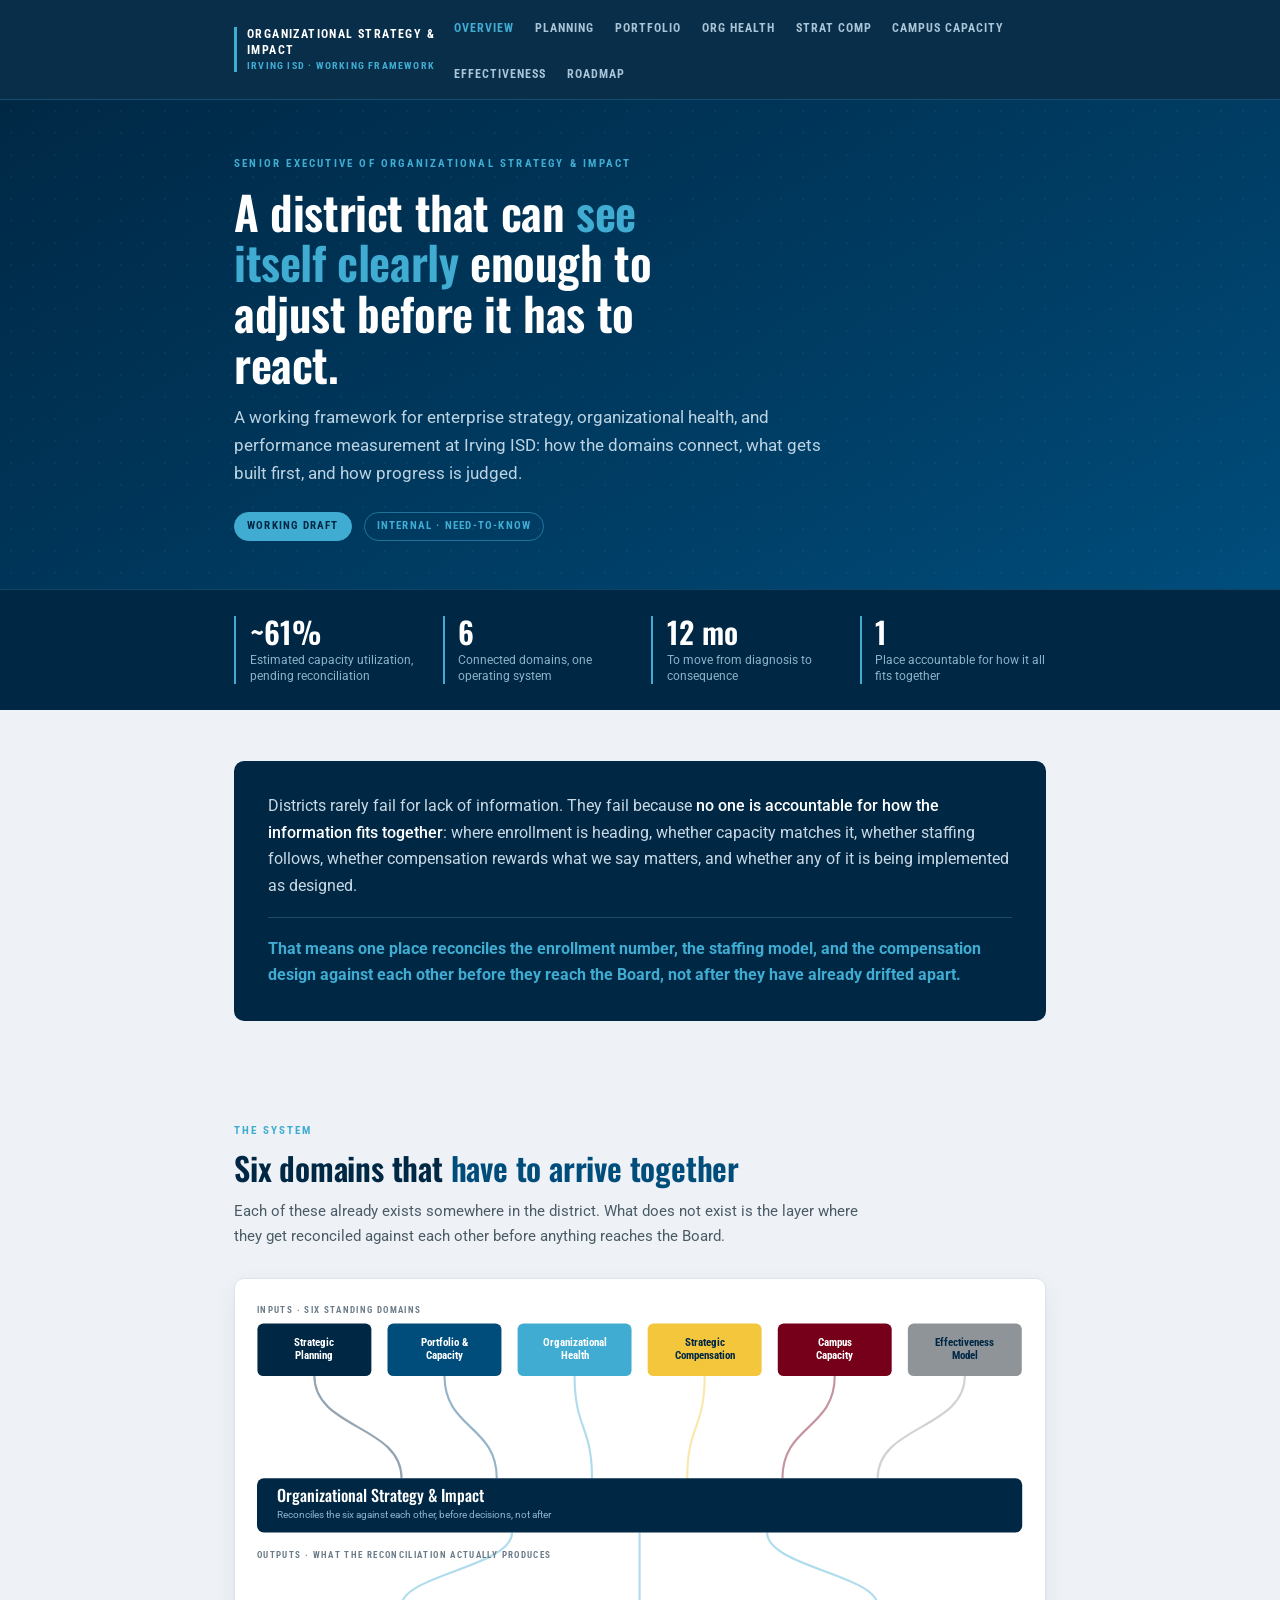
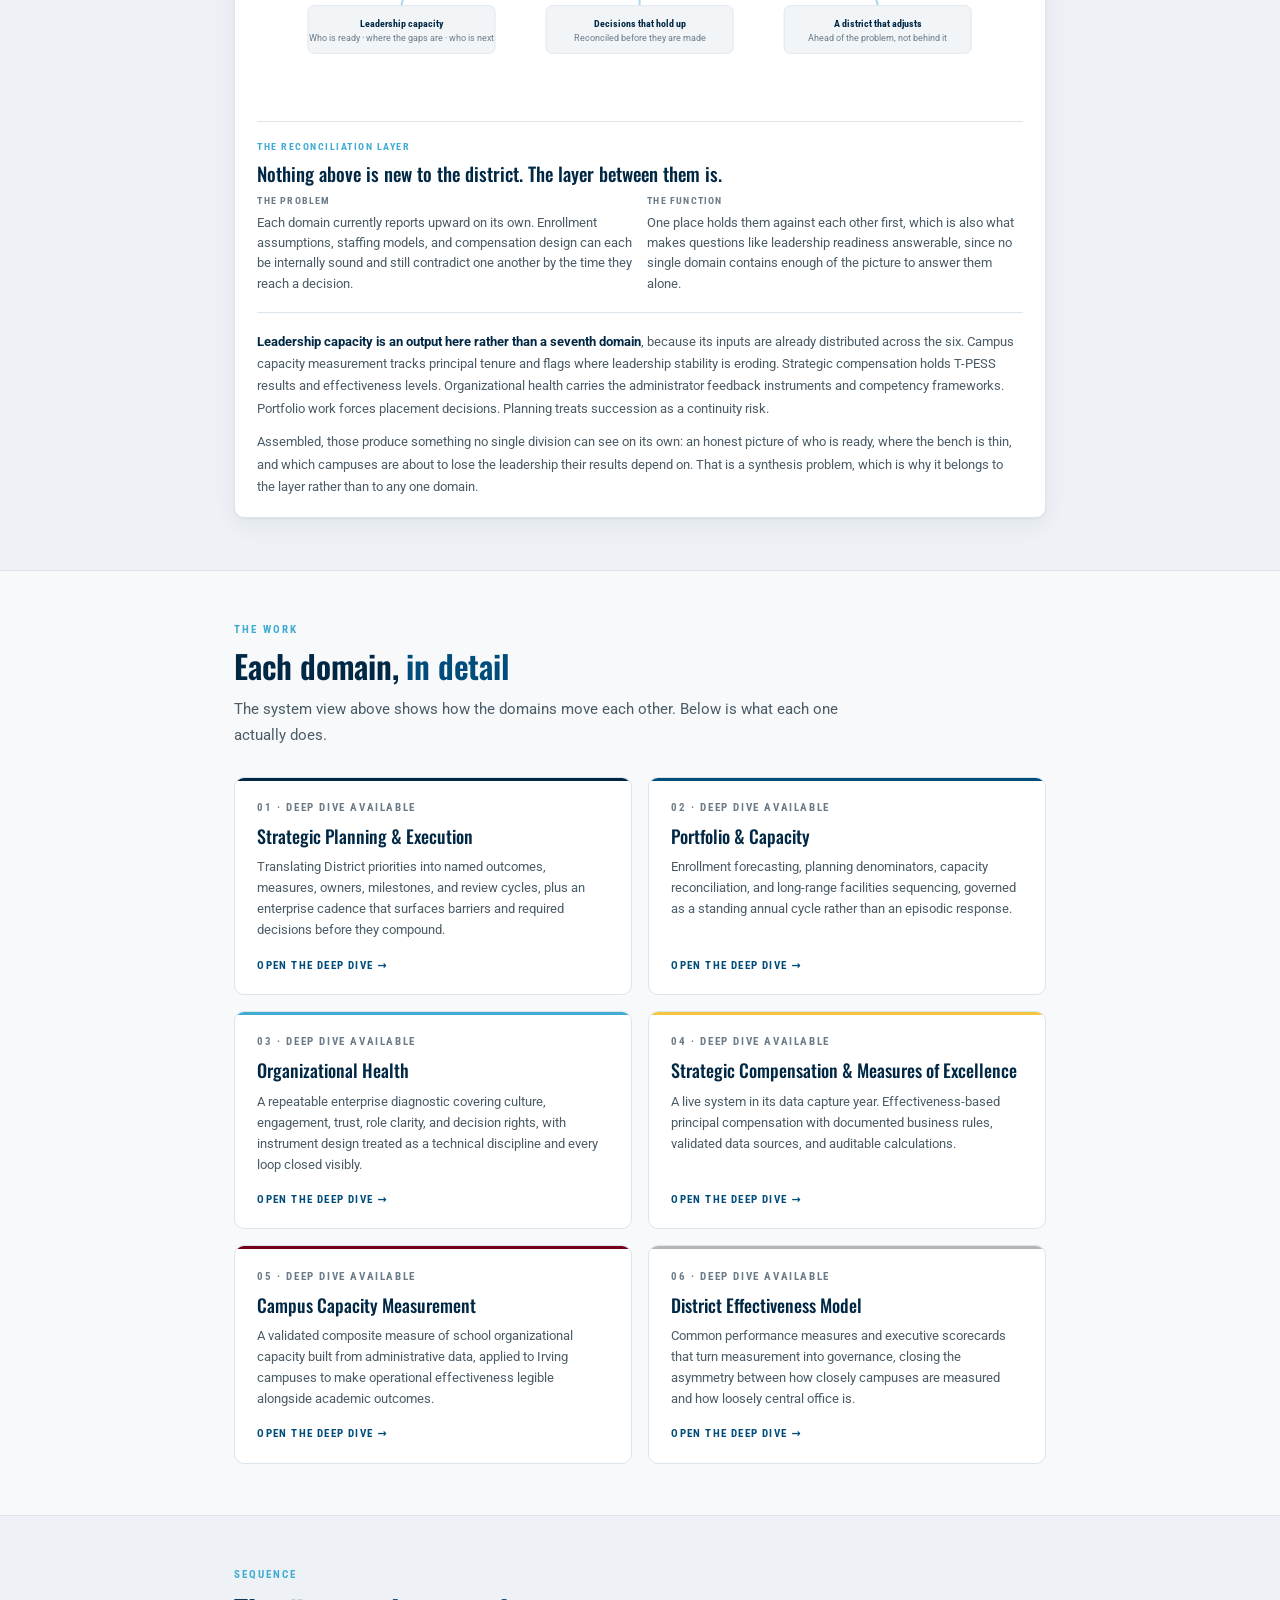
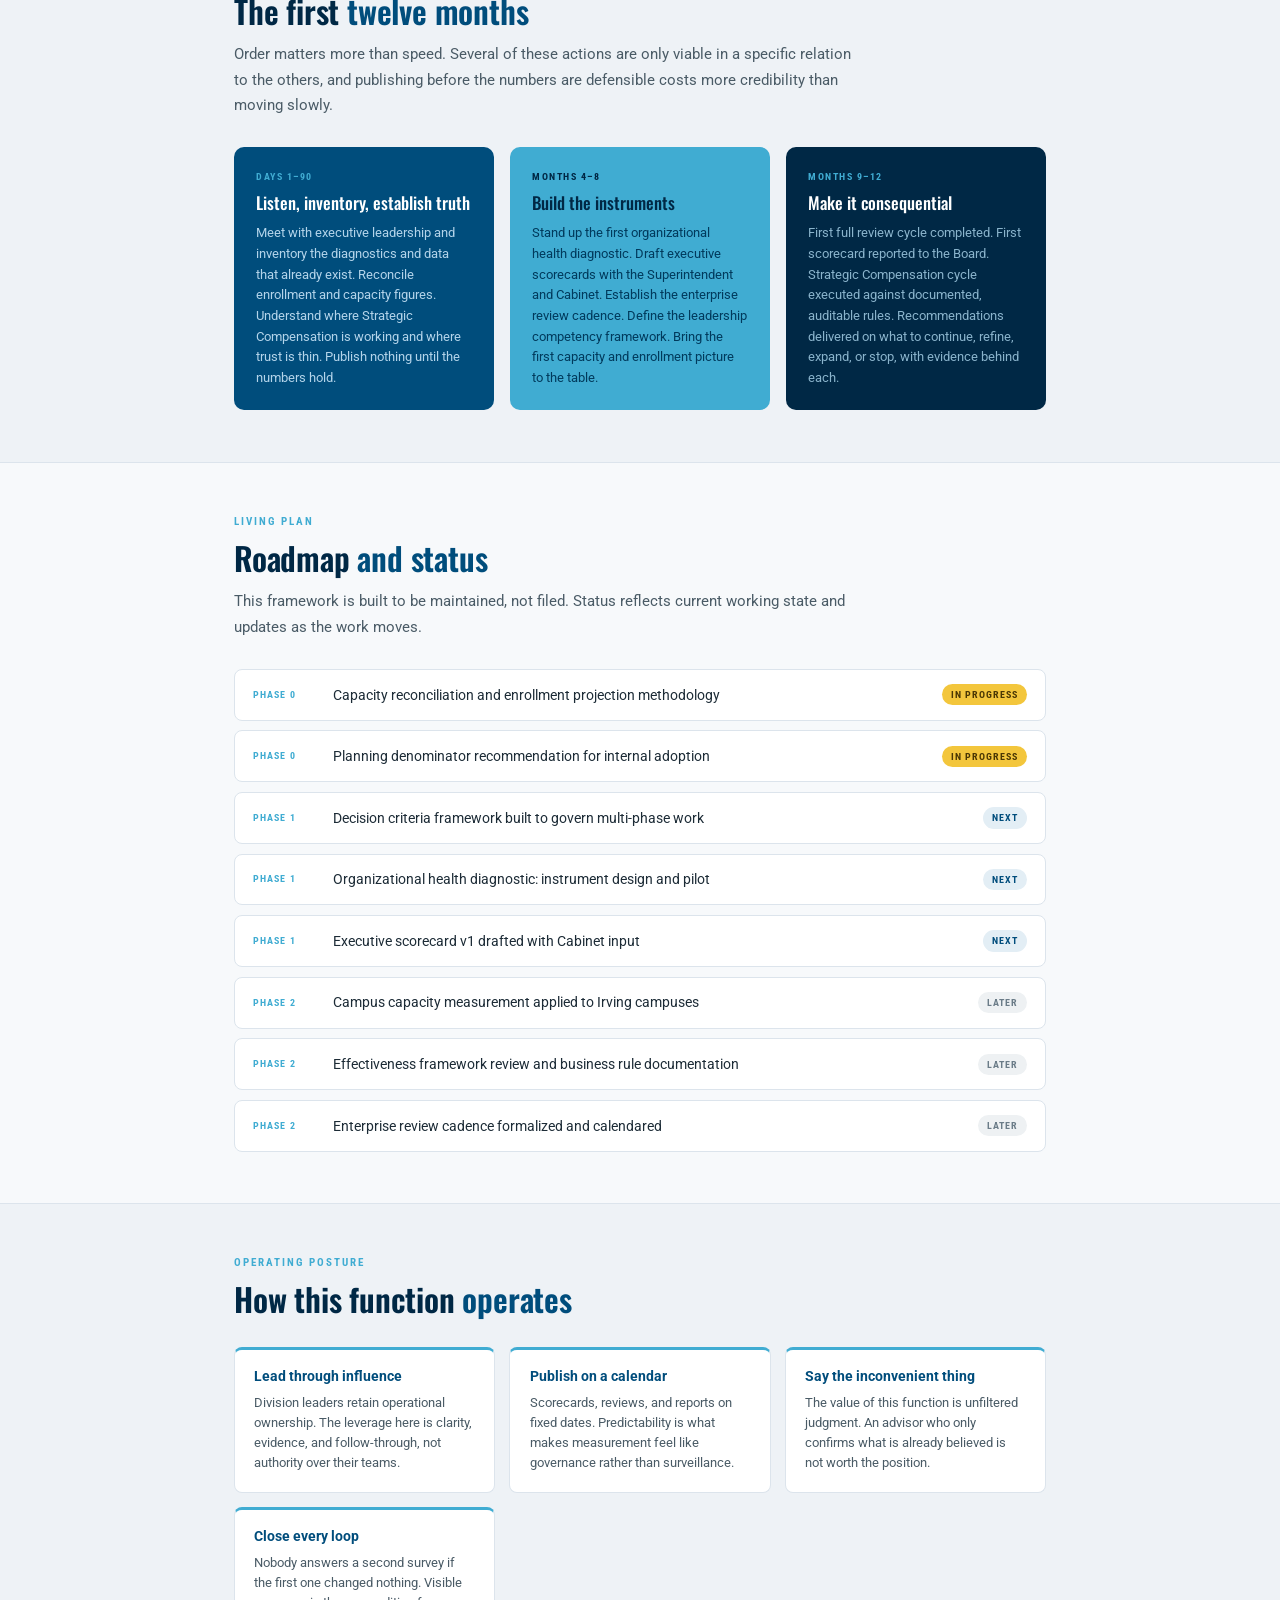
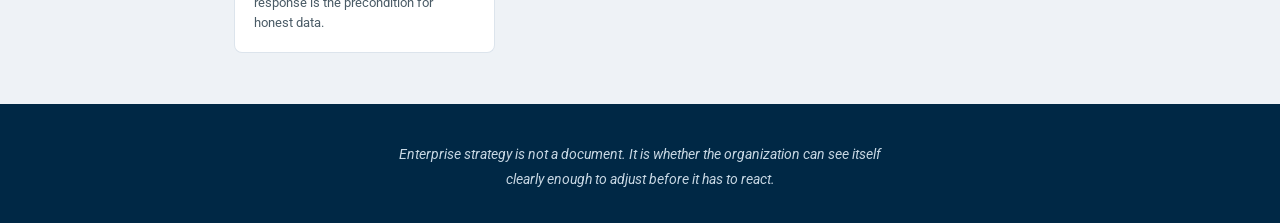
<file: index.html>
<!DOCTYPE html>
<html lang="en">
<head>
<meta charset="UTF-8">
<meta name="viewport" content="width=device-width, initial-scale=1.0">
<meta name="robots" content="noindex, nofollow, noarchive, nosnippet">
<meta name="referrer" content="no-referrer">
<title>Organizational Strategy &amp; Impact | Working Framework</title>
<link rel="preconnect" href="https://fonts.googleapis.com">
<link rel="preconnect" href="https://fonts.gstatic.com" crossorigin>
<link href="https://fonts.googleapis.com/css2?family=Roboto:wght@400;500;700&family=Roboto+Condensed:wght@400;700&family=Oswald:wght@400;500;600&display=swap" rel="stylesheet">
<link rel="stylesheet" href="assets/css/style.css">
<style>:root{--wrap:860px}</style>
<style>
.conv{background:var(--white);border:1px solid var(--line);border-radius:var(--r);padding:1.5rem 1.4rem 1.2rem;box-shadow:var(--shadow)}
#convsvg{width:100%;height:auto;display:block}
.cv-dbox{cursor:pointer}
.cv-dbox rect{transition:opacity .25s,stroke-width .2s;stroke:transparent;stroke-width:2}
.cv-dbox text{font-family:'Roboto Condensed',sans-serif;font-weight:700;pointer-events:none}
.cv-dbox.dim{opacity:.28}
.cv-dbox.on rect{stroke:var(--navy-deep);stroke-width:3}
.cv-path{fill:none;stroke-width:2.5;opacity:.42;transition:opacity .25s,stroke-width .25s}
.cv-path.dim{opacity:.07}
.cv-path.on{opacity:1;stroke-width:5}
.cv-out{transition:opacity .25s}
.cv-out.dim{opacity:.35}
.cv-band-label{font-family:'Oswald',sans-serif;font-weight:500;fill:#fff}
.cv-band-sub{font-family:'Roboto',sans-serif;fill:#8ab4cc;font-size:11.5px}
.cv-outlabel{font-family:'Roboto Condensed',sans-serif;font-weight:700;font-size:11.5px;fill:var(--navy-deep)}
.cv-outsub{font-family:'Roboto',sans-serif;font-size:10.5px;fill:var(--ink-mute)}
.cv-cap{font-family:'Roboto Condensed',sans-serif;font-size:10px;font-weight:700;letter-spacing:1.6px;text-transform:uppercase;fill:var(--ink-mute)}
.convnote{margin-top:1.1rem;border-top:1px solid var(--line);padding-top:1.1rem}
.convnote p{font-size:13px;color:var(--ink-soft);line-height:1.72;margin-bottom:.7rem}
.convnote p:last-child{margin-bottom:0}
.convnote strong{color:var(--navy-deep)}
.convpanel{margin-top:1.1rem;border-top:1px solid var(--line);padding-top:1.1rem;min-height:112px}
.cp-k{font-family:'Roboto Condensed',sans-serif;font-size:10px;font-weight:700;letter-spacing:1.5px;text-transform:uppercase;color:var(--blue);margin-bottom:.4rem}
.cp-n{font-family:'Oswald',sans-serif;font-weight:500;font-size:19px;color:var(--navy-deep);margin-bottom:.5rem;line-height:1.25}
.cp-rows{display:grid;grid-template-columns:1fr 1fr;gap:.9rem;margin-bottom:.8rem}
.cp-r .cp-rk{font-family:'Roboto Condensed',sans-serif;font-size:9.5px;font-weight:700;letter-spacing:1.2px;text-transform:uppercase;color:var(--ink-mute);margin-bottom:.25rem}
.cp-r p{font-size:12.8px;color:var(--ink-soft);line-height:1.6}
.cp-link{display:inline-block;font-family:'Roboto Condensed',sans-serif;font-size:11px;font-weight:700;letter-spacing:1px;text-transform:uppercase;color:var(--navy)}
@media(max-width:760px){.cp-rows{grid-template-columns:1fr}}
</style>
</head>
<body>
<a class="skip" href="#main">Skip to content</a>

<nav class="nav">
  <div class="nav-in">
    <div class="nav-brand">Organizational Strategy &amp; Impact<span>Irving ISD · Working Framework</span></div>
    <ul class="nav-links">
      <li><a href="index.html" aria-current="page">Overview</a></li>
      <li><a href="strategic-planning.html">Planning</a></li>
      <li><a href="portfolio-capacity.html">Portfolio</a></li>
      <li><a href="organizational-health.html">Org Health</a></li>
      <li><a href="strategic-compensation.html">Strat Comp</a></li>
      <li><a href="capacity-measurement.html">Campus Capacity</a></li>
      <li><a href="effectiveness-model.html">Effectiveness</a></li>
      <li><a href="#roadmap">Roadmap</a></li>
    </ul>
  </div>
</nav>

<header class="hero">
  <div class="wrap hero-in">
    <div class="eyebrow">Senior Executive of Organizational Strategy &amp; Impact</div>
    <h1>A district that can <em>see itself clearly</em> enough to adjust before it has to react.</h1>
    <p class="hero-sub">A working framework for enterprise strategy, organizational health, and performance measurement at Irving ISD: how the domains connect, what gets built first, and how progress is judged.</p>
    <div class="hero-meta">
      <span class="pill solid">Working draft</span>
      <span class="pill">Internal · Need-to-know</span>
    </div>
  </div>
</header>

<section class="band">
  <div class="wrap band-grid">
    <div class="stat"><div class="stat-n">~61%</div><div class="stat-l">Estimated capacity utilization, pending reconciliation</div></div>
    <div class="stat"><div class="stat-n">6</div><div class="stat-l">Connected domains, one operating system</div></div>
    <div class="stat"><div class="stat-n">12 mo</div><div class="stat-l">To move from diagnosis to consequence</div></div>
    <div class="stat"><div class="stat-n">1</div><div class="stat-l">Place accountable for how it all fits together</div></div>
  </div>
</section>

<main id="main">

<section class="sec">
  <div class="wrap">
    <div class="thesis">
      <p>Districts rarely fail for lack of information. They fail because <strong>no one is accountable for how the information fits together</strong>: where enrollment is heading, whether capacity matches it, whether staffing follows, whether compensation rewards what we say matters, and whether any of it is being implemented as designed.</p>
      <p class="punch">That means one place reconciles the enrollment number, the staffing model, and the compensation design against each other before they reach the Board, not after they have already drifted apart.</p>
    </div>
  </div>
</section>

<section class="sec" id="system">
  <div class="wrap">
    <div class="sec-head">
      <div class="sec-eyebrow">The system</div>
      <h2>Six domains that <em>have to arrive together</em></h2>
      <p class="sec-lede">Each of these already exists somewhere in the district. What does not exist is the layer where they get reconciled against each other before anything reaches the Board.</p>
    </div>

    <div class="conv">
      <svg id="convsvg" viewBox="0 0 900 470" role="img" aria-label="Diagram showing six domains converging into a reconciliation layer, producing three outputs">
        <text class="cv-cap" x="0" y="12">Inputs · six standing domains</text>
        <g id="cv-paths"></g>
        <g id="cv-boxes"></g>

        <rect x="0" y="206" width="900" height="64" rx="8" fill="#002845"></rect>
        <text class="cv-band-label" x="24" y="234" font-size="19">Organizational Strategy &amp; Impact</text>
        <text class="cv-band-sub" x="24" y="253">Reconciles the six against each other, before decisions, not after</text>

        <text class="cv-cap" x="0" y="300">Outputs · what the reconciliation actually produces</text>
        <g id="cv-outs"></g>
      </svg>
      <div class="convpanel" id="convpanel"></div>
      <div class="convnote">
        <p><strong>Leadership capacity is an output here rather than a seventh domain</strong>, because its inputs are already distributed across the six. Campus capacity measurement tracks principal tenure and flags where leadership stability is eroding. Strategic compensation holds T-PESS results and effectiveness levels. Organizational health carries the administrator feedback instruments and competency frameworks. Portfolio work forces placement decisions. Planning treats succession as a continuity risk.</p>
        <p>Assembled, those produce something no single division can see on its own: an honest picture of who is ready, where the bench is thin, and which campuses are about to lose the leadership their results depend on. That is a synthesis problem, which is why it belongs to the layer rather than to any one domain.</p>
      </div>
    </div>
  </div>
</section>

<section class="sec alt" id="domains">
  <div class="wrap">
    <div class="sec-head">
      <div class="sec-eyebrow">The work</div>
      <h2>Each domain, <em>in detail</em></h2>
      <p class="sec-lede">The system view above shows how the domains move each other. Below is what each one actually does.</p>
    </div>

    <div class="domains">

      <a class="domain d1" href="strategic-planning.html">
        <div class="domain-n">01 · Deep dive available</div>
        <h3>Strategic Planning &amp; Execution</h3>
        <p>Translating District priorities into named outcomes, measures, owners, milestones, and review cycles, plus an enterprise cadence that surfaces barriers and required decisions before they compound.</p>
        <span class="domain-go">Open the deep dive →</span>
      </a>

      <a class="domain d2" href="portfolio-capacity.html">
        <div class="domain-n">02 · Deep dive available</div>
        <h3>Portfolio &amp; Capacity</h3>
        <p>Enrollment forecasting, planning denominators, capacity reconciliation, and long-range facilities sequencing, governed as a standing annual cycle rather than an episodic response.</p>
        <span class="domain-go">Open the deep dive →</span>
      </a>

      <a class="domain d3" href="organizational-health.html">
        <div class="domain-n">03 · Deep dive available</div>
        <h3>Organizational Health</h3>
        <p>A repeatable enterprise diagnostic covering culture, engagement, trust, role clarity, and decision rights, with instrument design treated as a technical discipline and every loop closed visibly.</p>
        <span class="domain-go">Open the deep dive →</span>
      </a>

      <a class="domain d4" href="strategic-compensation.html">
        <div class="domain-n">04 · Deep dive available</div>
        <h3>Strategic Compensation &amp; Measures of Excellence</h3>
        <p>A live system in its data capture year. Effectiveness-based principal compensation with documented business rules, validated data sources, and auditable calculations.</p>
        <span class="domain-go">Open the deep dive →</span>
      </a>

      <a class="domain d5" href="capacity-measurement.html">
        <div class="domain-n">05 · Deep dive available</div>
        <h3>Campus Capacity Measurement</h3>
        <p>A validated composite measure of school organizational capacity built from administrative data, applied to Irving campuses to make operational effectiveness legible alongside academic outcomes.</p>
        <span class="domain-go">Open the deep dive →</span>
      </a>

      <a class="domain d6" href="effectiveness-model.html">
        <div class="domain-n">06 · Deep dive available</div>
        <h3>District Effectiveness Model</h3>
        <p>Common performance measures and executive scorecards that turn measurement into governance, closing the asymmetry between how closely campuses are measured and how loosely central office is.</p>
        <span class="domain-go">Open the deep dive →</span>
      </a>

    </div>
  </div>
</section>

<section class="sec" id="year-one">
  <div class="wrap">
    <div class="sec-head">
      <div class="sec-eyebrow">Sequence</div>
      <h2>The first <em>twelve months</em></h2>
      <p class="sec-lede">Order matters more than speed. Several of these actions are only viable in a specific relation to the others, and publishing before the numbers are defensible costs more credibility than moving slowly.</p>
    </div>
    <div class="phases">
      <div class="phase p1">
        <div class="phase-tag">Days 1–90</div>
        <h3>Listen, inventory, establish truth</h3>
        <p>Meet with executive leadership and inventory the diagnostics and data that already exist. Reconcile enrollment and capacity figures. Understand where Strategic Compensation is working and where trust is thin. Publish nothing until the numbers hold.</p>
      </div>
      <div class="phase p2">
        <div class="phase-tag">Months 4–8</div>
        <h3>Build the instruments</h3>
        <p>Stand up the first organizational health diagnostic. Draft executive scorecards with the Superintendent and Cabinet. Establish the enterprise review cadence. Define the leadership competency framework. Bring the first capacity and enrollment picture to the table.</p>
      </div>
      <div class="phase p3">
        <div class="phase-tag">Months 9–12</div>
        <h3>Make it consequential</h3>
        <p>First full review cycle completed. First scorecard reported to the Board. Strategic Compensation cycle executed against documented, auditable rules. Recommendations delivered on what to continue, refine, expand, or stop, with evidence behind each.</p>
      </div>
    </div>
  </div>
</section>

<section class="sec alt" id="roadmap">
  <div class="wrap">
    <div class="sec-head">
      <div class="sec-eyebrow">Living plan</div>
      <h2>Roadmap <em>and status</em></h2>
      <p class="sec-lede">This framework is built to be maintained, not filed. Status reflects current working state and updates as the work moves.</p>
    </div>
    <div class="track">
      <div class="track-row"><span class="track-ph">Phase 0</span><span class="track-t">Capacity reconciliation and enrollment projection methodology</span><span class="status now">In progress</span></div>
      <div class="track-row"><span class="track-ph">Phase 0</span><span class="track-t">Planning denominator recommendation for internal adoption</span><span class="status now">In progress</span></div>
      <div class="track-row"><span class="track-ph">Phase 1</span><span class="track-t">Decision criteria framework built to govern multi-phase work</span><span class="status next">Next</span></div>
      <div class="track-row"><span class="track-ph">Phase 1</span><span class="track-t">Organizational health diagnostic: instrument design and pilot</span><span class="status next">Next</span></div>
      <div class="track-row"><span class="track-ph">Phase 1</span><span class="track-t">Executive scorecard v1 drafted with Cabinet input</span><span class="status next">Next</span></div>
      <div class="track-row"><span class="track-ph">Phase 2</span><span class="track-t">Campus capacity measurement applied to Irving campuses</span><span class="status later">Later</span></div>
      <div class="track-row"><span class="track-ph">Phase 2</span><span class="track-t">Effectiveness framework review and business rule documentation</span><span class="status later">Later</span></div>
      <div class="track-row"><span class="track-ph">Phase 2</span><span class="track-t">Enterprise review cadence formalized and calendared</span><span class="status later">Later</span></div>
    </div>
  </div>
</section>

<section class="sec">
  <div class="wrap">
    <div class="sec-head">
      <div class="sec-eyebrow">Operating posture</div>
      <h2>How this function <em>operates</em></h2>
    </div>
    <div class="principles">
      <div class="principle"><h4>Lead through influence</h4><p>Division leaders retain operational ownership. The leverage here is clarity, evidence, and follow-through, not authority over their teams.</p></div>
      <div class="principle"><h4>Publish on a calendar</h4><p>Scorecards, reviews, and reports on fixed dates. Predictability is what makes measurement feel like governance rather than surveillance.</p></div>
      <div class="principle"><h4>Say the inconvenient thing</h4><p>The value of this function is unfiltered judgment. An advisor who only confirms what is already believed is not worth the position.</p></div>
      <div class="principle"><h4>Close every loop</h4><p>Nobody answers a second survey if the first one changed nothing. Visible response is the precondition for honest data.</p></div>
    </div>
  </div>
</section>

</main>

<footer class="foot">
  <div class="wrap">
    <p class="foot-note foot-close">Enterprise strategy is not a document. It is whether the organization can see itself clearly enough to adjust before it has to react.</p>
  </div>
</footer>




<script>
(function(){
  var D=[
   {id:"plan",c:"#002845",label:["Strategic","Planning"],href:"strategic-planning.html",
    gives:"The goals every other domain is measured against.",
    needs:"Capacity findings and organizational diagnostics, so goals are set against real conditions rather than assumptions."},
   {id:"port",c:"#004d7c",label:["Portfolio &","Capacity"],href:"portfolio-capacity.html",
    gives:"Enrollment projections, capacity reconciliation, and facilities sequencing.",
    needs:"Campus capacity scores to judge which sites can absorb students, and compensation modeling for the principals affected."},
   {id:"health",c:"#40acd2",label:["Organizational","Health"],href:"organizational-health.html",
    gives:"Listening data from students, families, and staff on a fixed cadence.",
    needs:"A planning cycle that acts on what comes back. Otherwise response rates collapse."},
   {id:"comp",c:"#f3c63c",label:["Strategic","Compensation"],href:"strategic-compensation.html",
    gives:"Effectiveness-based pay for principals, moving to APs and teachers.",
    needs:"Campus classifications from portfolio work, and climate data to mature the culture measure beyond participation."},
   {id:"cci",c:"#76001a",label:["Campus","Capacity"],href:"capacity-measurement.html",
    gives:"A validated 0–100 readiness score for every campus, already computed.",
    needs:"Personnel data to sharpen its indicators past public-data proxies."},
   {id:"eff",c:"#8f9499",label:["Effectiveness","Model"],href:"effectiveness-model.html",
    gives:"Scorecards and a review cadence that make measurement consequential.",
    needs:"Measures from every other domain. It has nothing to report without them."}
  ];
  var OUT=[
   {x:60,  t:"Leadership capacity",    s:"Who is ready · where the gaps are · who is next"},
   {x:340, t:"Decisions that hold up", s:"Reconciled before they are made"},
   {x:620, t:"A district that adjusts",s:"Ahead of the problem, not behind it"}
  ];

  var BW=134,BH=62,GAP=19,Y=24,SVGNS="http://www.w3.org/2000/svg";
  var boxes=document.getElementById('cv-boxes'),paths=document.getElementById('cv-paths'),outs=document.getElementById('cv-outs');
  function el(t,a){var e=document.createElementNS(SVGNS,t);for(var k in a)e.setAttribute(k,a[k]);return e;}

  var totalW=D.length*BW+(D.length-1)*GAP, startX=(900-totalW)/2;
  D.forEach(function(d,i){
    d.x=startX+i*(BW+GAP); d.cx=d.x+BW/2;
    d.bandX=170+i*112;
  });

  // curved paths: domain -> band
  D.forEach(function(d){
    var p=el('path',{d:"M "+d.cx+" "+(Y+BH)+" C "+d.cx+" "+(Y+BH+62)+", "+d.bandX+" "+(206-62)+", "+d.bandX+" 206",
      class:"cv-path",stroke:d.c,"data-id":d.id});
    paths.appendChild(p);
  });
  // band -> outputs
  OUT.forEach(function(o,i){
    var ox=o.x+110;
    var p=el('path',{d:"M "+(300+i*150)+" 270 C "+(300+i*150)+" 310, "+ox+" 320, "+ox+" 356",
      class:"cv-path cv-outpath",stroke:"#40acd2"});
    paths.appendChild(p);
  });

  D.forEach(function(d){
    var g=el('g',{class:"cv-dbox","data-id":d.id});
    g.appendChild(el('rect',{x:d.x,y:Y,width:BW,height:BH,rx:7,fill:d.c}));
    var light=(d.c==="#f3c63c"||d.c==="#8f9499");
    d.label.forEach(function(t,li){
      var tx=el('text',{x:d.cx,y:Y+27+li*15,"text-anchor":"middle","font-size":"12.5",
        fill:light?"#002845":"#ffffff"});
      tx.textContent=t; g.appendChild(tx);
    });
    g.addEventListener('click',function(){pick(d.id);});
    boxes.appendChild(g);
  });

  OUT.forEach(function(o){
    var g=el('g',{class:"cv-out"});
    g.appendChild(el('rect',{x:o.x,y:356,width:220,height:56,rx:7,fill:"#f2f5f8",stroke:"#dce4ec"}));
    var t1=el('text',{class:"cv-outlabel",x:o.x+110,y:381,"text-anchor":"middle"}); t1.textContent=o.t;
    var t2=el('text',{class:"cv-outsub",x:o.x+110,y:397,"text-anchor":"middle"}); t2.textContent=o.s;
    g.appendChild(t1); g.appendChild(t2); outs.appendChild(g);
  });

  var panel=document.getElementById('convpanel'), cur=null;

  function reset(){
    cur=null;
    [].forEach.call(boxes.children,function(g){g.classList.remove('dim','on');});
    [].forEach.call(paths.children,function(p){p.classList.remove('dim','on');});
    [].forEach.call(outs.children,function(g){g.classList.remove('dim');});
    panel.innerHTML='<div class="cp-k">The reconciliation layer</div>'+
      '<div class="cp-n">Nothing above is new to the district. The layer between them is.</div>'+
      '<div class="cp-rows"><div class="cp-r"><div class="cp-rk">The problem</div>'+
      '<p>Each domain currently reports upward on its own. Enrollment assumptions, staffing models, and compensation design can each be internally sound and still contradict one another by the time they reach a decision.</p></div>'+
      '<div class="cp-r"><div class="cp-rk">The function</div>'+
      '<p>One place holds them against each other first, which is also what makes questions like leadership readiness answerable, since no single domain contains enough of the picture to answer them alone.</p></div></div>';
  }

  function pick(id){
    if(cur===id){reset();return;}
    cur=id;
    var d=D.filter(function(x){return x.id===id;})[0];
    [].forEach.call(boxes.children,function(g){
      var m=g.getAttribute('data-id')===id;
      g.classList.toggle('on',m); g.classList.toggle('dim',!m);
    });
    [].forEach.call(paths.children,function(p){
      if(p.classList.contains('cv-outpath')){p.classList.remove('dim');p.classList.add('on');return;}
      var m=p.getAttribute('data-id')===id;
      p.classList.toggle('on',m); p.classList.toggle('dim',!m);
    });
    [].forEach.call(outs.children,function(g){g.classList.remove('dim');});

    var h='<div class="cp-k">Selected domain</div><div class="cp-n">'+d.label.join(' ')+'</div>'+
      '<div class="cp-rows"><div class="cp-r"><div class="cp-rk">What it contributes</div><p>'+d.gives+'</p></div>'+
      '<div class="cp-r"><div class="cp-rk">What it depends on</div><p>'+d.needs+'</p></div></div>';
    h += d.href ? '<a class="cp-link" href="'+d.href+'">Open the deep dive →</a>'
                : '<span class="cp-link" style="color:var(--ink-mute)">Section forthcoming</span>';
    panel.innerHTML=h;
  }

  reset();
})();
</script>
</body>
</html>
</file>
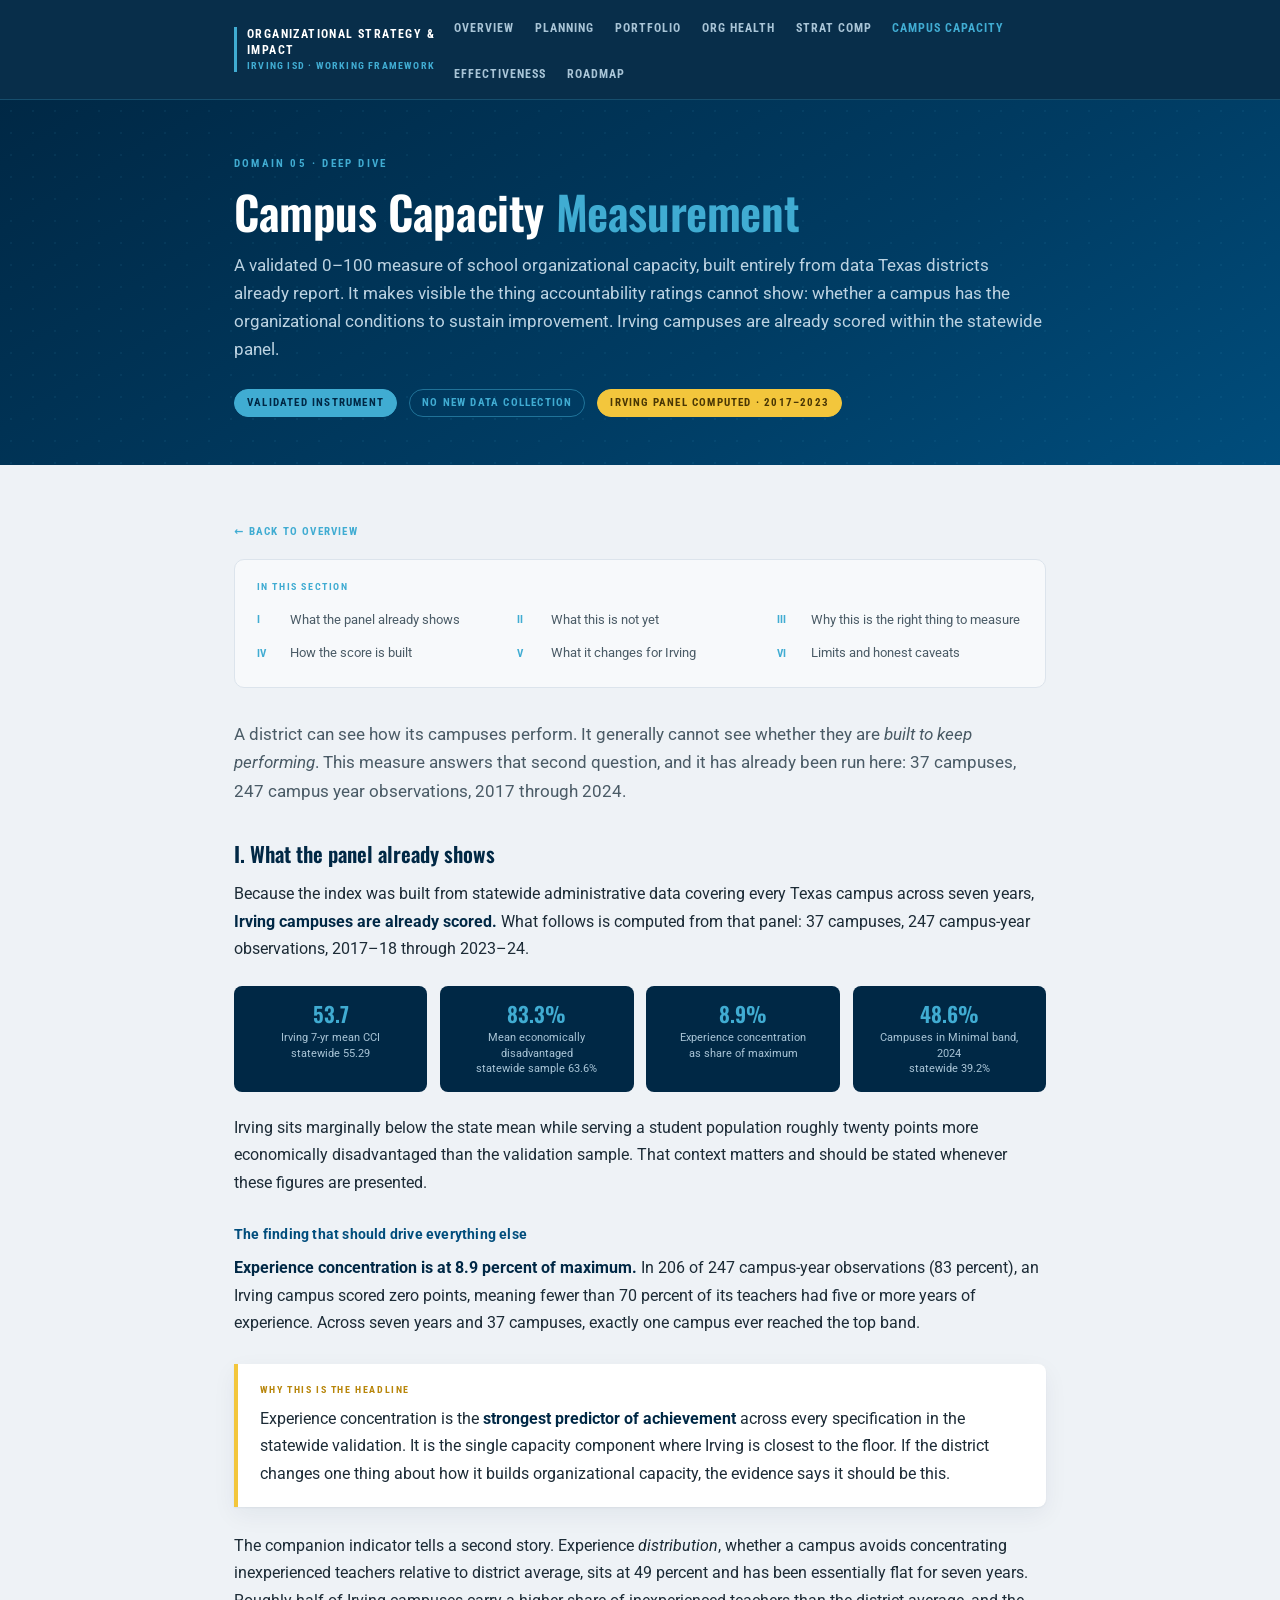
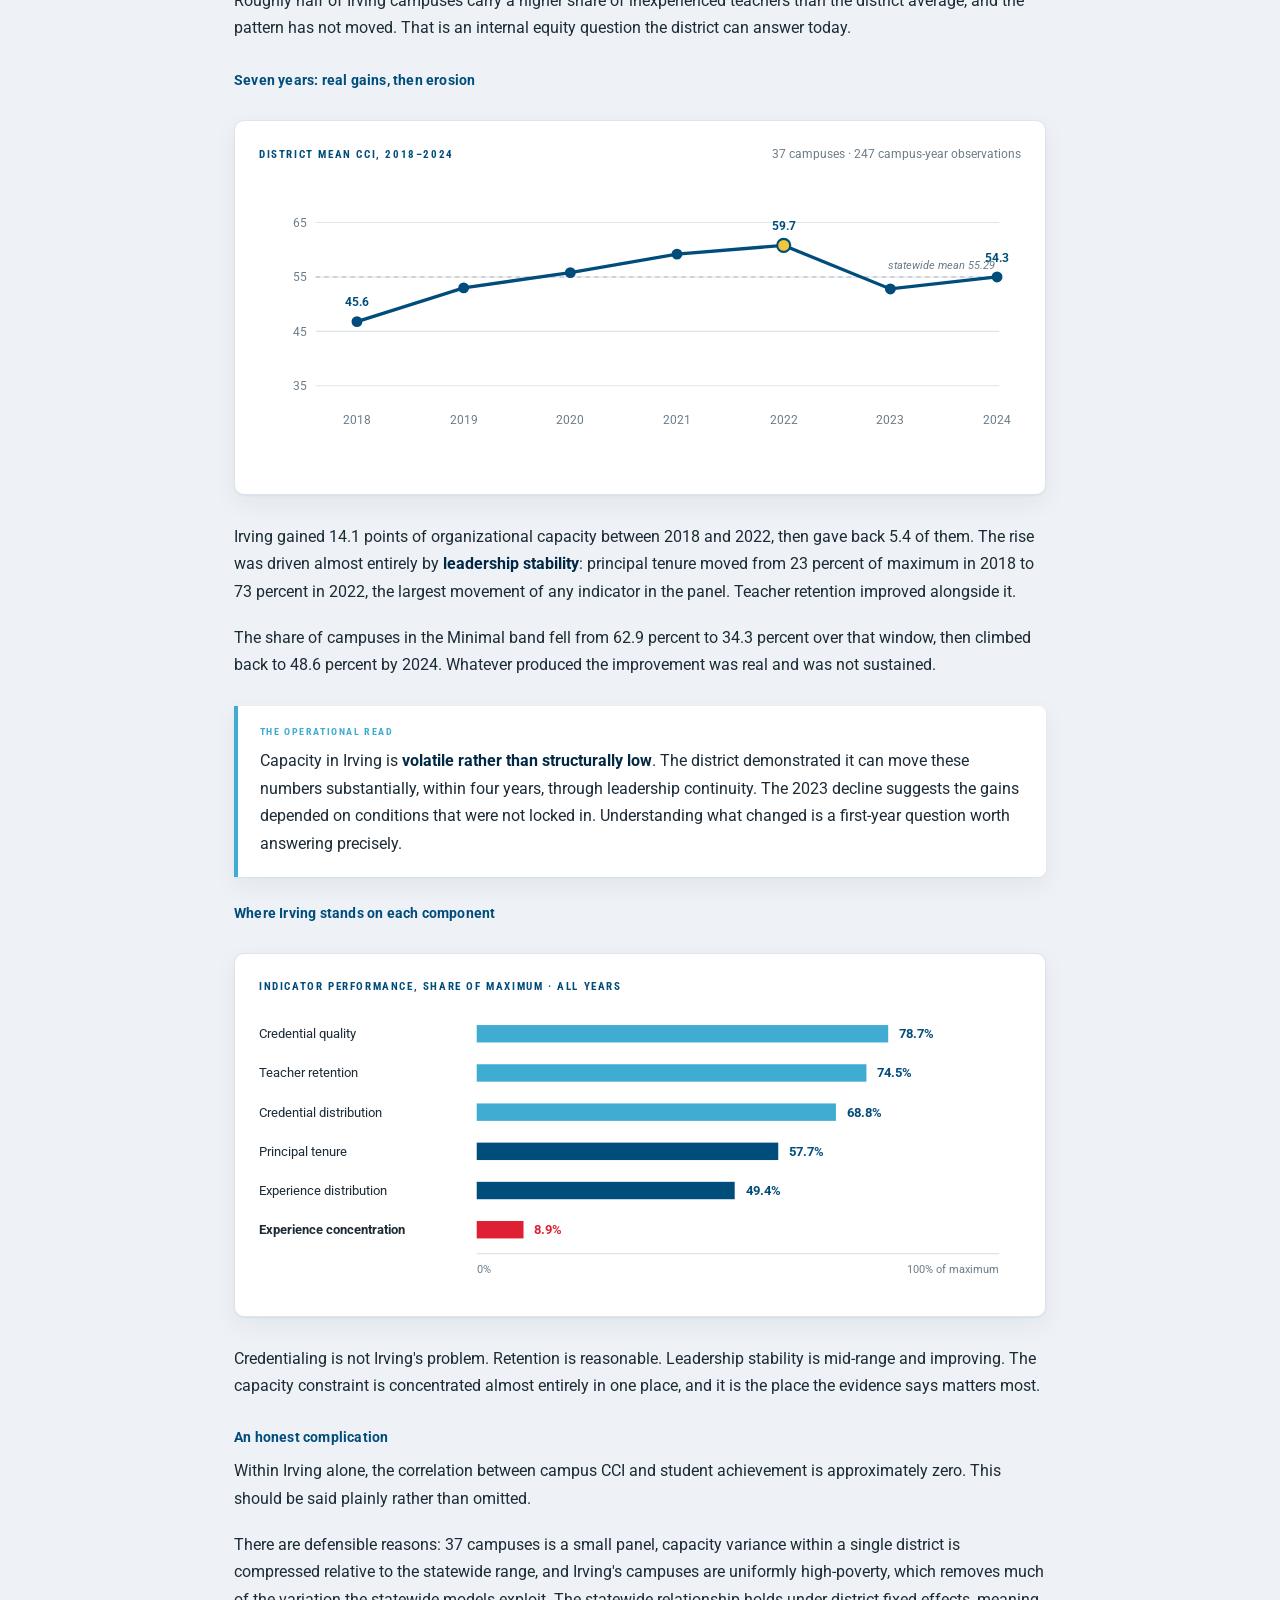
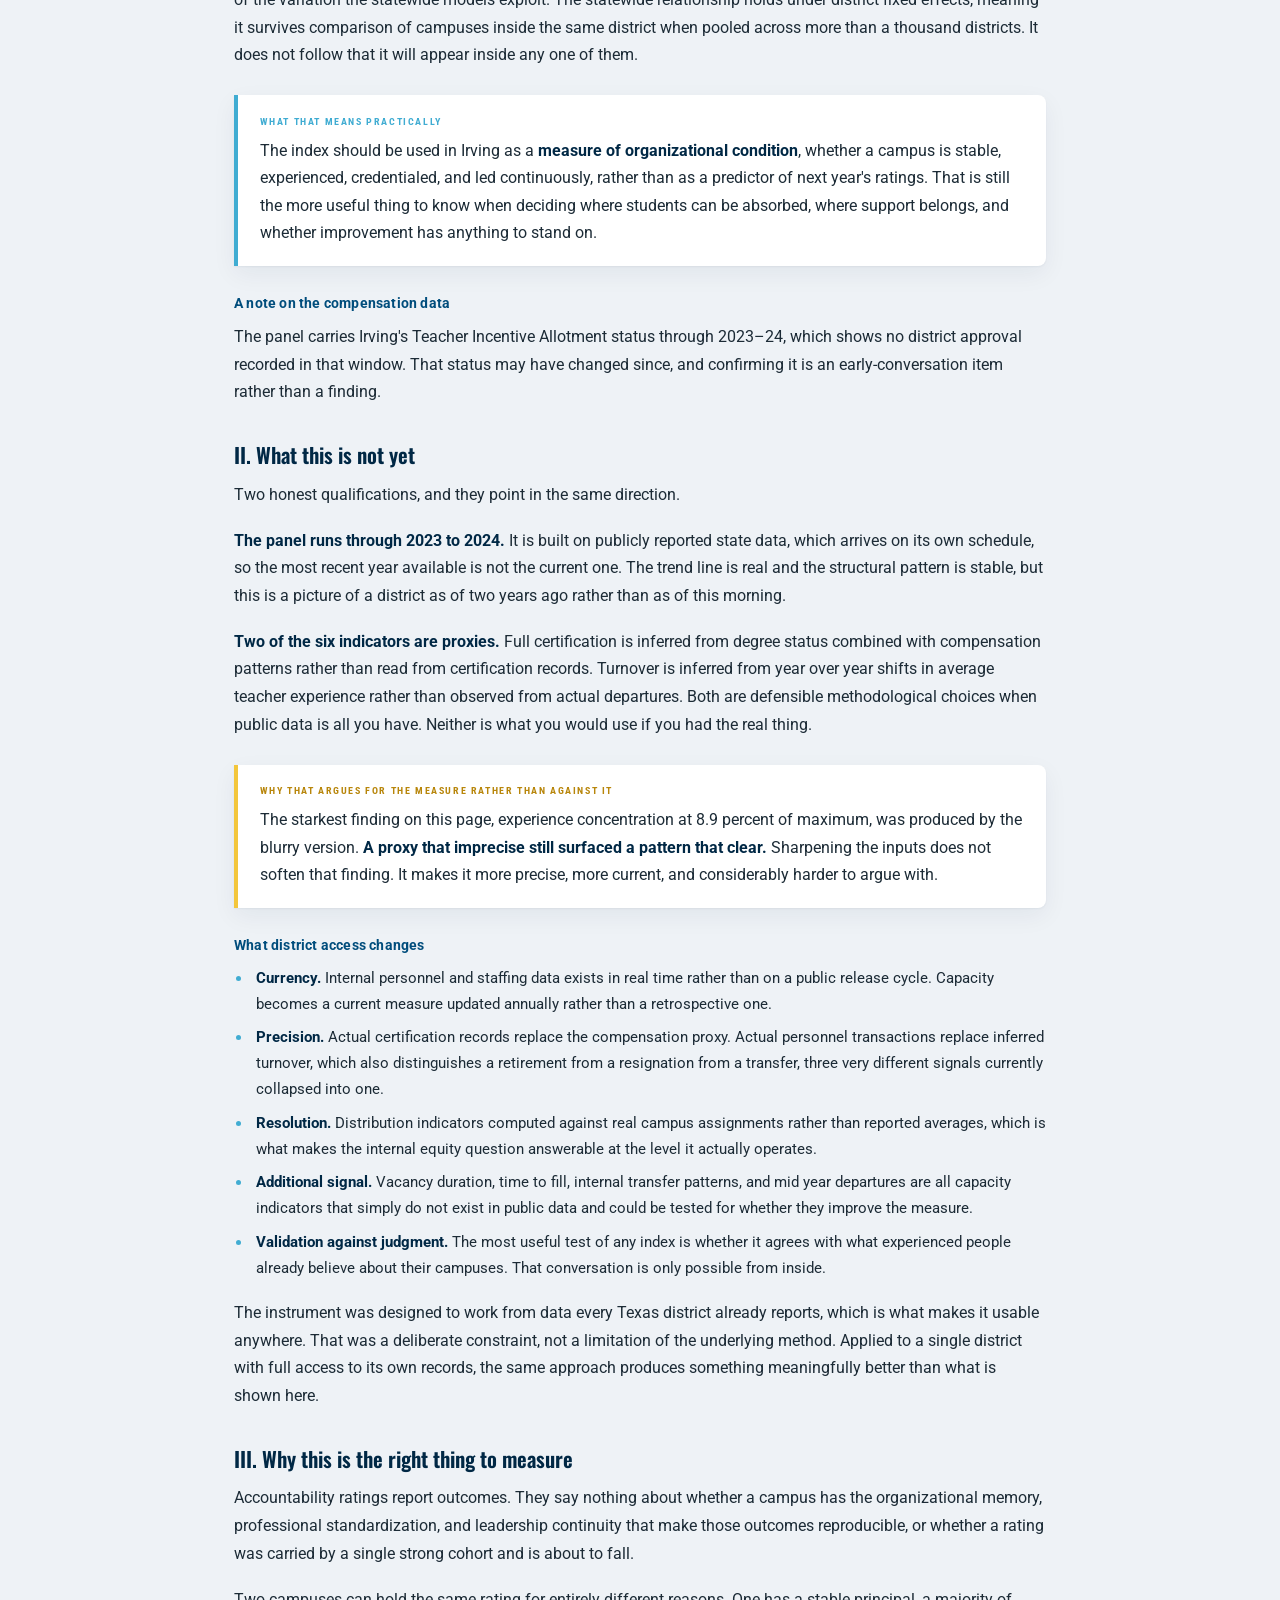
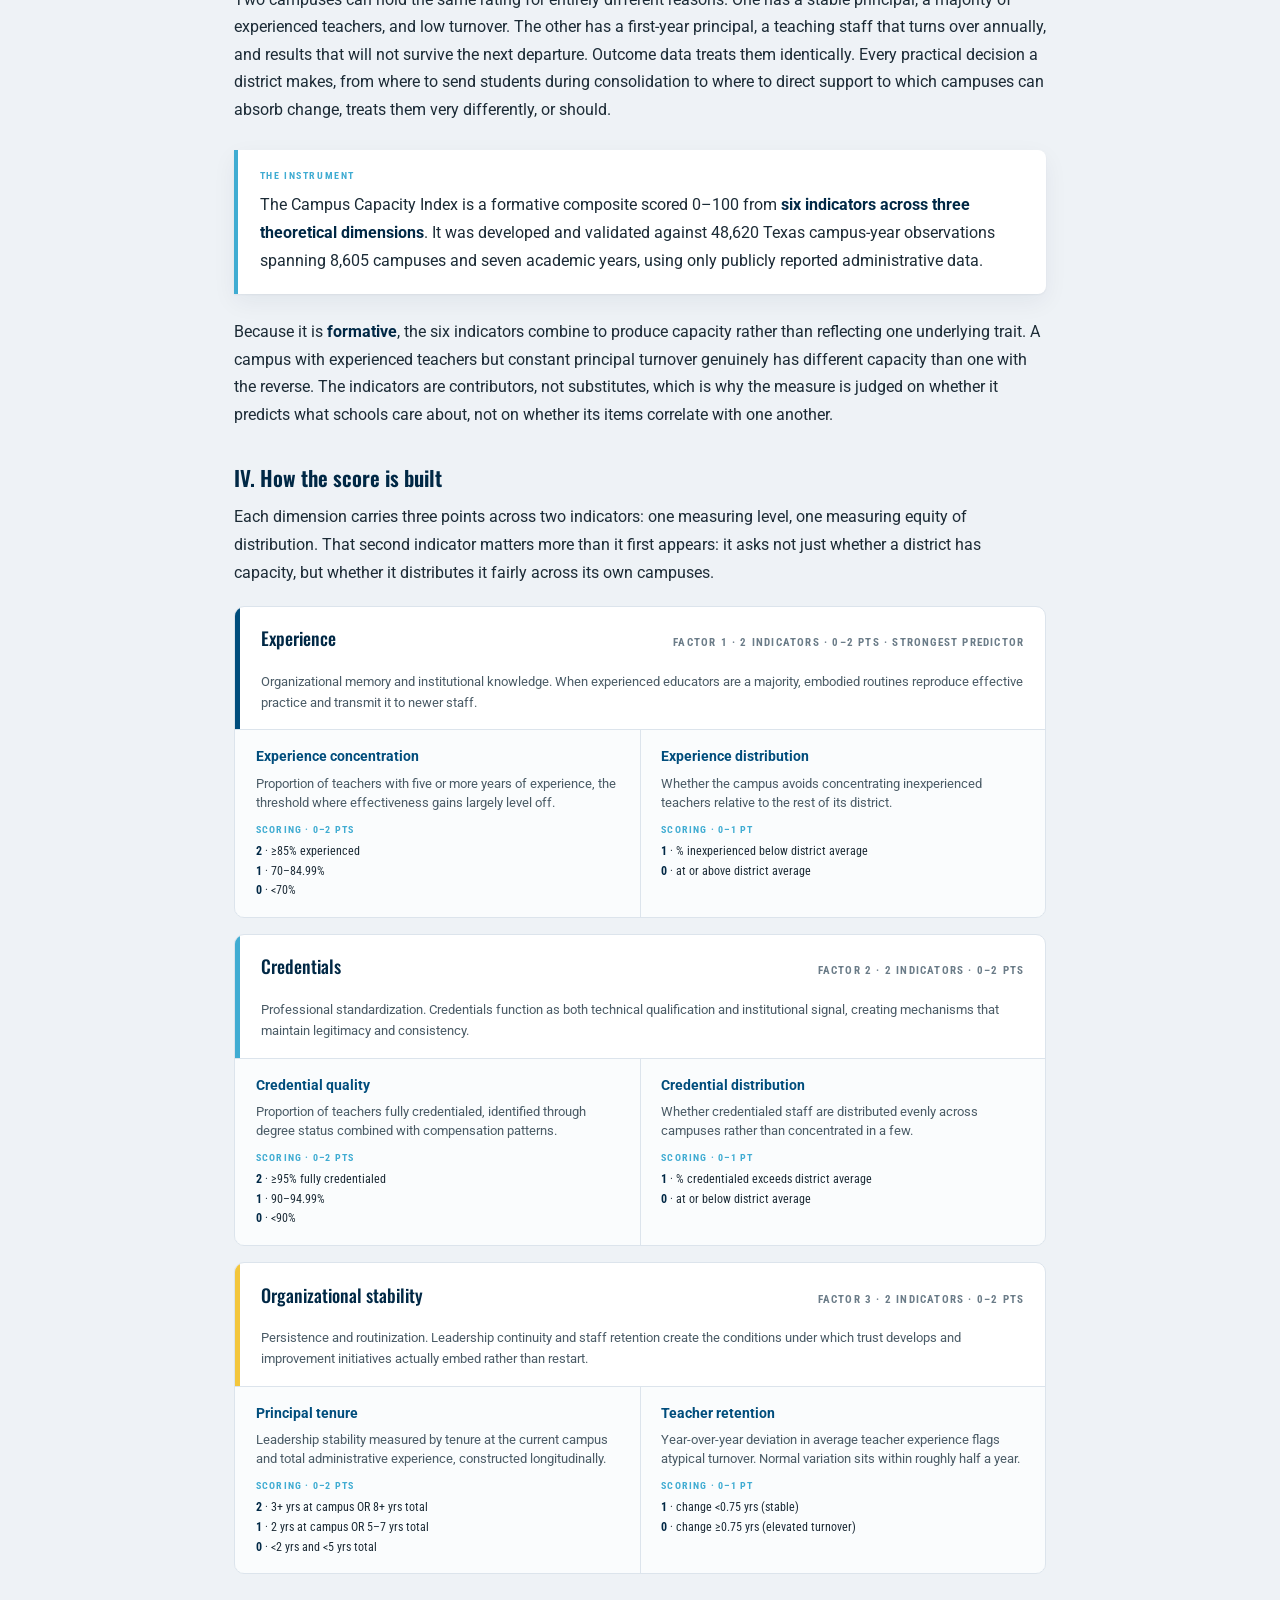
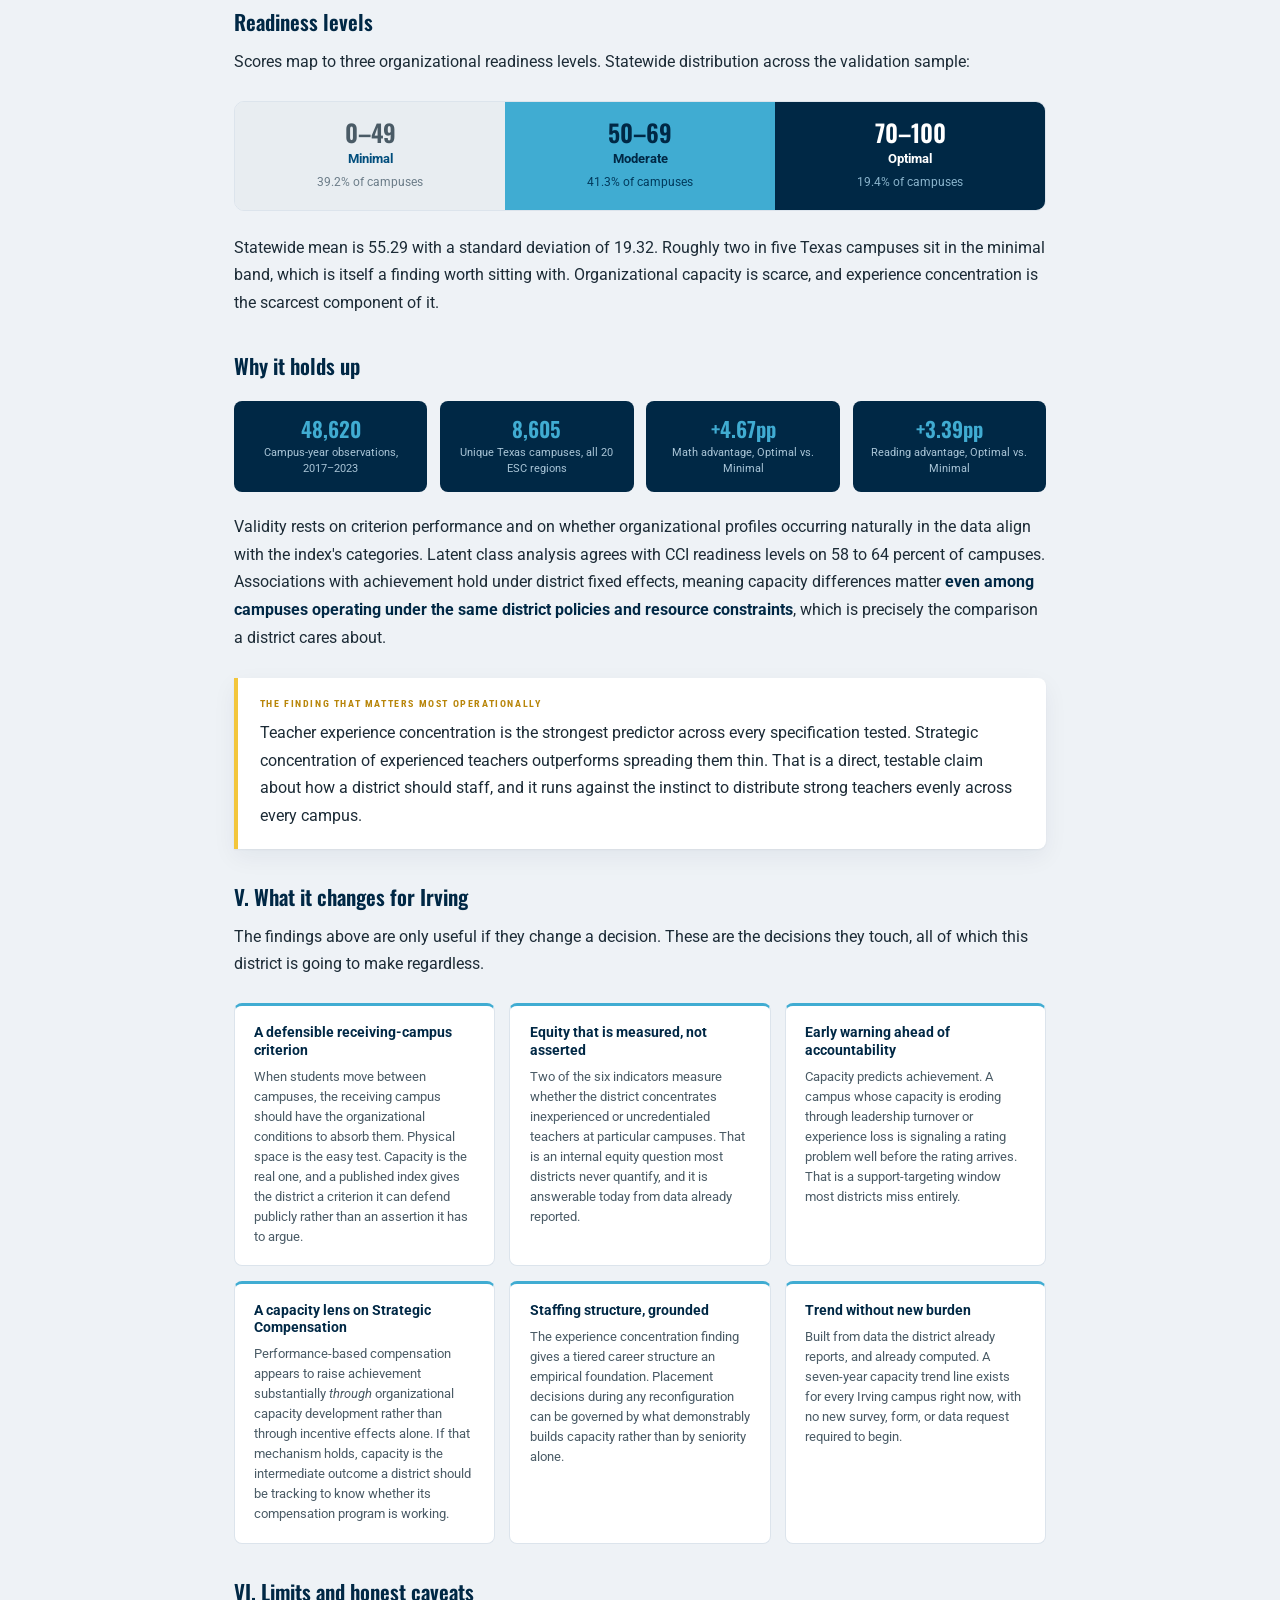
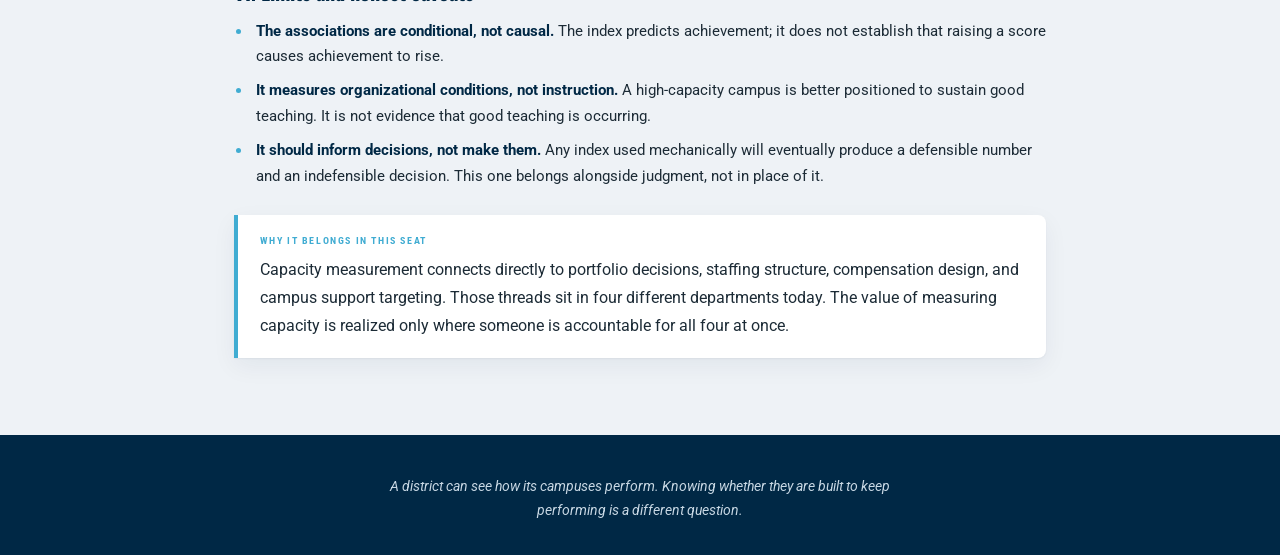
<file: capacity-measurement.html>
<!DOCTYPE html>
<html lang="en">
<head>
<meta charset="UTF-8">
<meta name="viewport" content="width=device-width, initial-scale=1.0">
<meta name="robots" content="noindex, nofollow, noarchive, nosnippet">
<meta name="referrer" content="no-referrer">
<title>Campus Capacity Measurement | Working Framework</title>
<link rel="preconnect" href="https://fonts.googleapis.com">
<link rel="preconnect" href="https://fonts.gstatic.com" crossorigin>
<link href="https://fonts.googleapis.com/css2?family=Roboto:wght@400;500;700&family=Roboto+Condensed:wght@400;700&family=Oswald:wght@400;500;600&display=swap" rel="stylesheet">
<link rel="stylesheet" href="assets/css/style.css">
<style>
.dim{background:var(--white);border:1px solid var(--line);border-radius:var(--r);margin-bottom:1rem;overflow:hidden}
.dim-h{padding:1.1rem 1.3rem;border-left:5px solid var(--navy);display:flex;flex-wrap:wrap;gap:.5rem 1rem;align-items:baseline;justify-content:space-between}
.dim.f2 .dim-h{border-left-color:var(--blue)}
.dim.f3 .dim-h{border-left-color:var(--gold)}
.dim-h h4{font-family:var(--disp);font-weight:500;font-size:18px;color:var(--navy-deep);margin:0}
.dim-h .pts{font-family:var(--cond);font-size:10.5px;font-weight:700;letter-spacing:1.2px;text-transform:uppercase;color:var(--ink-mute)}
.dim-note{padding:0 1.3rem 1rem;font-size:13px;color:var(--ink-soft);line-height:1.65;border-left:5px solid var(--navy)}
.dim.f2 .dim-note{border-left-color:var(--blue)}
.dim.f3 .dim-note{border-left-color:var(--gold)}
.ind{display:grid;grid-template-columns:1fr 1fr;gap:1px;background:var(--line);border-top:1px solid var(--line)}
.ind-c{background:#fafcfd;padding:1rem 1.3rem}
.ind-c h5{font-size:13.5px;font-weight:700;color:var(--navy);margin-bottom:.35rem}
.ind-c p{font-size:12.5px;color:var(--ink-soft);line-height:1.55;margin-bottom:.6rem}
.score{font-family:var(--cond);font-size:11.5px;line-height:1.7;color:var(--ink)}
.score b{color:var(--navy-deep)}
.score-k{font-family:var(--cond);font-size:9.5px;font-weight:700;letter-spacing:1.2px;text-transform:uppercase;color:var(--blue);display:block;margin-bottom:.25rem}

.bands{display:grid;grid-template-columns:repeat(3,1fr);gap:0;border-radius:var(--r);overflow:hidden;margin:1.5rem 0;border:1px solid var(--line)}
.band-c{padding:1.15rem 1.2rem;text-align:center}
.band-c.b1{background:#e8edf1}
.band-c.b2{background:var(--blue)}
.band-c.b3{background:var(--navy-deep)}
.band-c .rng{font-family:var(--disp);font-weight:600;font-size:24px;line-height:1;margin-bottom:.3rem}
.b1 .rng{color:var(--ink-soft)}.b2 .rng{color:var(--navy-deep)}.b3 .rng{color:#fff}
.band-c .nm{font-size:12.5px;font-weight:700;margin-bottom:.25rem}
.b1 .nm{color:var(--navy)}.b2 .nm{color:var(--navy-deep)}.b3 .nm{color:#fff}
.band-c .pct{font-size:11.5px}
.b1 .pct{color:var(--ink-mute)}.b2 .pct{color:#013a5c}.b3 .pct{color:#8ab4cc}

.use{display:grid;grid-template-columns:repeat(auto-fit,minmax(255px,1fr));gap:.9rem;margin:1.5rem 0}
.use-c{background:var(--white);border:1px solid var(--line);border-top:3px solid var(--blue);border-radius:8px;padding:1.15rem 1.2rem}
.use-c h5{font-size:13.5px;font-weight:700;color:var(--navy-deep);margin-bottom:.45rem;line-height:1.3}
.use-c p{font-size:12.5px;color:var(--ink-soft);line-height:1.6}

.evid{display:grid;grid-template-columns:repeat(auto-fit,minmax(150px,1fr));gap:.8rem;margin:1.4rem 0}
.evid-c{background:var(--navy-deep);border-radius:8px;padding:1rem;text-align:center}
.evid-n{font-family:var(--disp);font-weight:600;font-size:21px;color:var(--blue);line-height:1.1;margin-bottom:.3rem}
.evid-l{font-size:11px;color:#a8c4d6;line-height:1.4}

/* document pages: nav, hero, and body all share one measure so the page
   reads as a single column instead of narrow text inside a wide frame.
   Duplicated here so layout holds even if the shared stylesheet is cached. */
:root{--wrap:860px}
.doc-page .prose{max-width:none}
.doc-page .prose p{font-size:15.5px;line-height:1.78}
.doc-page .prose li{font-size:15px;line-height:1.72}
.doc-page .prose p.lede{font-size:17px;line-height:1.7}
.doc-page .hero h1{max-width:none}
.doc-page .hero-sub{max-width:none}
@media(max-width:900px){
  .anat-g{grid-template-columns:repeat(3,1fr)}
  .lvl{grid-template-columns:repeat(3,1fr)}
  .comp{grid-template-columns:repeat(2,1fr)}
  .cyc,.tl,.evid,.bands{grid-template-columns:repeat(2,1fr)}
}
@media(max-width:600px){
  .anat-g,.lvl,.comp,.cyc,.tl,.evid,.bands{grid-template-columns:1fr}
  .lane,.ind{grid-template-columns:1fr}
}
</style>
</head>
<body class="doc-page">
<a class="skip" href="#main">Skip to content</a>

<nav class="nav">
  <div class="nav-in">
    <div class="nav-brand">Organizational Strategy &amp; Impact<span>Irving ISD · Working Framework</span></div>
    <ul class="nav-links">
      <li><a href="index.html">Overview</a></li>
      <li><a href="strategic-planning.html">Planning</a></li>
      <li><a href="portfolio-capacity.html">Portfolio</a></li>
      <li><a href="organizational-health.html">Org Health</a></li>
      <li><a href="strategic-compensation.html">Strat Comp</a></li>
      <li><a href="capacity-measurement.html" aria-current="page">Campus Capacity</a></li>
      <li><a href="effectiveness-model.html">Effectiveness</a></li>
      <li><a href="index.html#roadmap">Roadmap</a></li>
    </ul>
  </div>
</nav>

<header class="hero">
  <div class="wrap hero-in">
    <div class="eyebrow">Domain 05 · Deep dive</div>
    <h1>Campus Capacity <em>Measurement</em></h1>
    <p class="hero-sub">A validated 0–100 measure of school organizational capacity, built entirely from data Texas districts already report. It makes visible the thing accountability ratings cannot show: whether a campus has the organizational conditions to sustain improvement. Irving campuses are already scored within the statewide panel.</p>
    <div class="hero-meta">
      <span class="pill solid">Validated instrument</span>
      <span class="pill">No new data collection</span>
      <span class="pill gold">Irving panel computed · 2017–2023</span>
    </div>
  </div>
</header>

<main id="main">

<section class="sec doc">
  <div class="wrap">
    <a class="backlink" href="index.html">← Back to overview</a>

    <div class="toc">
      <div class="toc-k">In this section</div>
      <ol>
        <li><a href="#findings">What the panel already shows</a></li>
        <li><a href="#ceiling">What this is not yet</a></li>
        <li><a href="#why">Why this is the right thing to measure</a></li>
        <li><a href="#construction">How the score is built</a></li>
        <li><a href="#irving">What it changes for Irving</a></li>
        <li><a href="#limits">Limits and honest caveats</a></li>
      </ol>
    </div>

    <div class="prose">
      <p class="lede">A district can see how its campuses perform. It generally cannot see whether they are <em>built to keep performing</em>. This measure answers that second question, and it has already been run here: 37 campuses, 247 campus year observations, 2017 through 2024.</p>

      <h3 id="findings">I. What the panel already shows</h3>
      <p>Because the index was built from statewide administrative data covering every Texas campus across seven years, <strong>Irving campuses are already scored.</strong> What follows is computed from that panel: 37 campuses, 247 campus-year observations, 2017–18 through 2023–24.</p>
    </div>

    <div class="evid">
      <div class="evid-c"><div class="evid-n">53.7</div><div class="evid-l">Irving 7-yr mean CCI<br>statewide 55.29</div></div>
      <div class="evid-c"><div class="evid-n">83.3%</div><div class="evid-l">Mean economically disadvantaged<br>statewide sample 63.6%</div></div>
      <div class="evid-c"><div class="evid-n">8.9%</div><div class="evid-l">Experience concentration<br>as share of maximum</div></div>
      <div class="evid-c"><div class="evid-n">48.6%</div><div class="evid-l">Campuses in Minimal band, 2024<br>statewide 39.2%</div></div>
    </div>

    <div class="prose">
      <p>Irving sits marginally below the state mean while serving a student population roughly twenty points more economically disadvantaged than the validation sample. That context matters and should be stated whenever these figures are presented.</p>

      <h4>The finding that should drive everything else</h4>

      <p><strong>Experience concentration is at 8.9 percent of maximum.</strong> In 206 of 247 campus-year observations (83 percent), an Irving campus scored zero points, meaning fewer than 70 percent of its teachers had five or more years of experience. Across seven years and 37 campuses, exactly one campus ever reached the top band.</p>

      <div class="callout gold">
        <div class="k">Why this is the headline</div>
        <p>Experience concentration is the <strong>strongest predictor of achievement</strong> across every specification in the statewide validation. It is the single capacity component where Irving is closest to the floor. If the district changes one thing about how it builds organizational capacity, the evidence says it should be this.</p>
      </div>

      <p>The companion indicator tells a second story. Experience <em>distribution</em>, whether a campus avoids concentrating inexperienced teachers relative to district average, sits at 49 percent and has been essentially flat for seven years. Roughly half of Irving campuses carry a higher share of inexperienced teachers than the district average, and the pattern has not moved. That is an internal equity question the district can answer today.</p>

      <h4>Seven years: real gains, then erosion</h4>
    </div>

    <div class="viz">
      <div class="viz-head">
        <div class="viz-title">District mean CCI, 2018–2024</div>
        <div class="viz-note">37 campuses · 247 campus-year observations</div>
      </div>
      <svg viewBox="0 0 700 260" style="width:100%;height:auto" role="img" aria-label="Irving district mean CCI by year, rising from 45.6 in 2018 to 59.7 in 2022 then declining to 54.3 in 2024">
        <line x1="52" y1="40" x2="680" y2="40" stroke="#dce4ec"/>
        <line x1="52" y1="90" x2="680" y2="90" stroke="#dce4ec"/>
        <line x1="52" y1="140" x2="680" y2="140" stroke="#dce4ec"/>
        <line x1="52" y1="190" x2="680" y2="190" stroke="#dce4ec"/>
        <text x="44" y="44" text-anchor="end" font-size="11" fill="#6b7c88">65</text>
        <text x="44" y="94" text-anchor="end" font-size="11" fill="#6b7c88">55</text>
        <text x="44" y="144" text-anchor="end" font-size="11" fill="#6b7c88">45</text>
        <text x="44" y="194" text-anchor="end" font-size="11" fill="#6b7c88">35</text>
        <line x1="52" y1="90" x2="680" y2="90" stroke="#b3b5b8" stroke-dasharray="4 4"/>
        <text x="676" y="83" text-anchor="end" font-size="10" fill="#6b7c88" font-style="italic">statewide mean 55.29</text>
        <polyline points="90,131 188,100 286,86 384,69 482,61 580,101 678,90" fill="none" stroke="#004d7c" stroke-width="3"/>
        <circle cx="90" cy="131" r="5" fill="#004d7c"/><circle cx="188" cy="100" r="5" fill="#004d7c"/>
        <circle cx="286" cy="86" r="5" fill="#004d7c"/><circle cx="384" cy="69" r="5" fill="#004d7c"/>
        <circle cx="482" cy="61" r="6" fill="#f3c63c" stroke="#004d7c" stroke-width="2"/>
        <circle cx="580" cy="101" r="5" fill="#004d7c"/><circle cx="678" cy="90" r="5" fill="#004d7c"/>
        <text x="90" y="117" text-anchor="middle" font-size="11" font-weight="700" fill="#004d7c">45.6</text>
        <text x="482" y="47" text-anchor="middle" font-size="11" font-weight="700" fill="#004d7c">59.7</text>
        <text x="678" y="76" text-anchor="middle" font-size="11" font-weight="700" fill="#004d7c">54.3</text>
        <text x="90" y="225" text-anchor="middle" font-size="11" fill="#6b7c88">2018</text>
        <text x="188" y="225" text-anchor="middle" font-size="11" fill="#6b7c88">2019</text>
        <text x="286" y="225" text-anchor="middle" font-size="11" fill="#6b7c88">2020</text>
        <text x="384" y="225" text-anchor="middle" font-size="11" fill="#6b7c88">2021</text>
        <text x="482" y="225" text-anchor="middle" font-size="11" fill="#6b7c88">2022</text>
        <text x="580" y="225" text-anchor="middle" font-size="11" fill="#6b7c88">2023</text>
        <text x="678" y="225" text-anchor="middle" font-size="11" fill="#6b7c88">2024</text>
      </svg>
    </div>

    <div class="prose">
      <p>Irving gained 14.1 points of organizational capacity between 2018 and 2022, then gave back 5.4 of them. The rise was driven almost entirely by <strong>leadership stability</strong>: principal tenure moved from 23 percent of maximum in 2018 to 73 percent in 2022, the largest movement of any indicator in the panel. Teacher retention improved alongside it.</p>

      <p>The share of campuses in the Minimal band fell from 62.9 percent to 34.3 percent over that window, then climbed back to 48.6 percent by 2024. Whatever produced the improvement was real and was not sustained.</p>

      <div class="callout">
        <div class="k">The operational read</div>
        <p>Capacity in Irving is <strong>volatile rather than structurally low</strong>. The district demonstrated it can move these numbers substantially, within four years, through leadership continuity. The 2023 decline suggests the gains depended on conditions that were not locked in. Understanding what changed is a first-year question worth answering precisely.</p>
      </div>

      <h4>Where Irving stands on each component</h4>
    </div>

    <div class="viz">
      <div class="viz-head"><div class="viz-title">Indicator performance, share of maximum · all years</div></div>
      <svg viewBox="0 0 700 250" style="width:100%;height:auto" role="img" aria-label="Bar chart of six indicator scores as share of maximum">
        <g font-size="12" fill="#1c2b36">
          <text x="0" y="24">Credential quality</text>
          <rect x="200" y="12" width="378" height="16" fill="#40acd2"/><text x="588" y="24" font-weight="700" fill="#004d7c">78.7%</text>
          <text x="0" y="60">Teacher retention</text>
          <rect x="200" y="48" width="358" height="16" fill="#40acd2"/><text x="568" y="60" font-weight="700" fill="#004d7c">74.5%</text>
          <text x="0" y="96">Credential distribution</text>
          <rect x="200" y="84" width="330" height="16" fill="#40acd2"/><text x="540" y="96" font-weight="700" fill="#004d7c">68.8%</text>
          <text x="0" y="132">Principal tenure</text>
          <rect x="200" y="120" width="277" height="16" fill="#004d7c"/><text x="487" y="132" font-weight="700" fill="#004d7c">57.7%</text>
          <text x="0" y="168">Experience distribution</text>
          <rect x="200" y="156" width="237" height="16" fill="#004d7c"/><text x="447" y="168" font-weight="700" fill="#004d7c">49.4%</text>
          <text x="0" y="204" font-weight="700">Experience concentration</text>
          <rect x="200" y="192" width="43" height="16" fill="#de1f34"/><text x="253" y="204" font-weight="700" fill="#de1f34">8.9%</text>
          <line x1="200" y1="222" x2="680" y2="222" stroke="#dce4ec"/>
          <text x="200" y="240" font-size="10" fill="#6b7c88">0%</text>
          <text x="680" y="240" font-size="10" fill="#6b7c88" text-anchor="end">100% of maximum</text>
        </g>
      </svg>
    </div>

    <div class="prose">
      <p>Credentialing is not Irving's problem. Retention is reasonable. Leadership stability is mid-range and improving. The capacity constraint is concentrated almost entirely in one place, and it is the place the evidence says matters most.</p>

      <h4>An honest complication</h4>

      <p>Within Irving alone, the correlation between campus CCI and student achievement is approximately zero. This should be said plainly rather than omitted.</p>

      <p>There are defensible reasons: 37 campuses is a small panel, capacity variance within a single district is compressed relative to the statewide range, and Irving's campuses are uniformly high-poverty, which removes much of the variation the statewide models exploit. The statewide relationship holds under district fixed effects, meaning it survives comparison of campuses inside the same district when pooled across more than a thousand districts. It does not follow that it will appear inside any one of them.</p>

      <div class="callout">
        <div class="k">What that means practically</div>
        <p>The index should be used in Irving as a <strong>measure of organizational condition</strong>, whether a campus is stable, experienced, credentialed, and led continuously, rather than as a predictor of next year's ratings. That is still the more useful thing to know when deciding where students can be absorbed, where support belongs, and whether improvement has anything to stand on.</p>
      </div>

      <h4>A note on the compensation data</h4>
      <p>The panel carries Irving's Teacher Incentive Allotment status through 2023–24, which shows no district approval recorded in that window. That status may have changed since, and confirming it is an early-conversation item rather than a finding.</p>

      <h3 id="ceiling">II. What this is not yet</h3>

      <p>Two honest qualifications, and they point in the same direction.</p>

      <p><strong>The panel runs through 2023 to 2024.</strong> It is built on publicly reported state data, which arrives on its own schedule, so the most recent year available is not the current one. The trend line is real and the structural pattern is stable, but this is a picture of a district as of two years ago rather than as of this morning.</p>

      <p><strong>Two of the six indicators are proxies.</strong> Full certification is inferred from degree status combined with compensation patterns rather than read from certification records. Turnover is inferred from year over year shifts in average teacher experience rather than observed from actual departures. Both are defensible methodological choices when public data is all you have. Neither is what you would use if you had the real thing.</p>

      <div class="callout gold">
        <div class="k">Why that argues for the measure rather than against it</div>
        <p>The starkest finding on this page, experience concentration at 8.9 percent of maximum, was produced by the blurry version. <strong>A proxy that imprecise still surfaced a pattern that clear.</strong> Sharpening the inputs does not soften that finding. It makes it more precise, more current, and considerably harder to argue with.</p>
      </div>

      <h4>What district access changes</h4>

      <ul>
        <li><strong>Currency.</strong> Internal personnel and staffing data exists in real time rather than on a public release cycle. Capacity becomes a current measure updated annually rather than a retrospective one.</li>
        <li><strong>Precision.</strong> Actual certification records replace the compensation proxy. Actual personnel transactions replace inferred turnover, which also distinguishes a retirement from a resignation from a transfer, three very different signals currently collapsed into one.</li>
        <li><strong>Resolution.</strong> Distribution indicators computed against real campus assignments rather than reported averages, which is what makes the internal equity question answerable at the level it actually operates.</li>
        <li><strong>Additional signal.</strong> Vacancy duration, time to fill, internal transfer patterns, and mid year departures are all capacity indicators that simply do not exist in public data and could be tested for whether they improve the measure.</li>
        <li><strong>Validation against judgment.</strong> The most useful test of any index is whether it agrees with what experienced people already believe about their campuses. That conversation is only possible from inside.</li>
      </ul>

      <p>The instrument was designed to work from data every Texas district already reports, which is what makes it usable anywhere. That was a deliberate constraint, not a limitation of the underlying method. Applied to a single district with full access to its own records, the same approach produces something meaningfully better than what is shown here.</p>

      <h3 id="why">III. Why this is the right thing to measure</h3>

      <p>Accountability ratings report outcomes. They say nothing about whether a campus has the organizational memory, professional standardization, and leadership continuity that make those outcomes reproducible, or whether a rating was carried by a single strong cohort and is about to fall.</p>

      <p>Two campuses can hold the same rating for entirely different reasons. One has a stable principal, a majority of experienced teachers, and low turnover. The other has a first-year principal, a teaching staff that turns over annually, and results that will not survive the next departure. Outcome data treats them identically. Every practical decision a district makes, from where to send students during consolidation to where to direct support to which campuses can absorb change, treats them very differently, or should.</p>

      <div class="callout">
        <div class="k">The instrument</div>
        <p>The Campus Capacity Index is a formative composite scored 0–100 from <strong>six indicators across three theoretical dimensions</strong>. It was developed and validated against 48,620 Texas campus-year observations spanning 8,605 campuses and seven academic years, using only publicly reported administrative data.</p>
      </div>

      <p>Because it is <strong>formative</strong>, the six indicators combine to produce capacity rather than reflecting one underlying trait. A campus with experienced teachers but constant principal turnover genuinely has different capacity than one with the reverse. The indicators are contributors, not substitutes, which is why the measure is judged on whether it predicts what schools care about, not on whether its items correlate with one another.</p>

      <h3 id="construction">IV. How the score is built</h3>
      <p>Each dimension carries three points across two indicators: one measuring level, one measuring equity of distribution. That second indicator matters more than it first appears: it asks not just whether a district has capacity, but whether it distributes it fairly across its own campuses.</p>
    </div>

    <div class="dim f1">
      <div class="dim-h"><h4>Experience</h4><span class="pts">Factor 1 · 2 indicators · 0–2 pts · strongest predictor</span></div>
      <div class="dim-note">Organizational memory and institutional knowledge. When experienced educators are a majority, embodied routines reproduce effective practice and transmit it to newer staff.</div>
      <div class="ind">
        <div class="ind-c">
          <h5>Experience concentration</h5>
          <p>Proportion of teachers with five or more years of experience, the threshold where effectiveness gains largely level off.</p>
          <div class="score"><span class="score-k">Scoring · 0–2 pts</span><b>2</b> · ≥85% experienced<br><b>1</b> · 70–84.99%<br><b>0</b> · &lt;70%</div>
        </div>
        <div class="ind-c">
          <h5>Experience distribution</h5>
          <p>Whether the campus avoids concentrating inexperienced teachers relative to the rest of its district.</p>
          <div class="score"><span class="score-k">Scoring · 0–1 pt</span><b>1</b> · % inexperienced below district average<br><b>0</b> · at or above district average</div>
        </div>
      </div>
    </div>

    <div class="dim f2">
      <div class="dim-h"><h4>Credentials</h4><span class="pts">Factor 2 · 2 indicators · 0–2 pts</span></div>
      <div class="dim-note">Professional standardization. Credentials function as both technical qualification and institutional signal, creating mechanisms that maintain legitimacy and consistency.</div>
      <div class="ind">
        <div class="ind-c">
          <h5>Credential quality</h5>
          <p>Proportion of teachers fully credentialed, identified through degree status combined with compensation patterns.</p>
          <div class="score"><span class="score-k">Scoring · 0–2 pts</span><b>2</b> · ≥95% fully credentialed<br><b>1</b> · 90–94.99%<br><b>0</b> · &lt;90%</div>
        </div>
        <div class="ind-c">
          <h5>Credential distribution</h5>
          <p>Whether credentialed staff are distributed evenly across campuses rather than concentrated in a few.</p>
          <div class="score"><span class="score-k">Scoring · 0–1 pt</span><b>1</b> · % credentialed exceeds district average<br><b>0</b> · at or below district average</div>
        </div>
      </div>
    </div>

    <div class="dim f3">
      <div class="dim-h"><h4>Organizational stability</h4><span class="pts">Factor 3 · 2 indicators · 0–2 pts</span></div>
      <div class="dim-note">Persistence and routinization. Leadership continuity and staff retention create the conditions under which trust develops and improvement initiatives actually embed rather than restart.</div>
      <div class="ind">
        <div class="ind-c">
          <h5>Principal tenure</h5>
          <p>Leadership stability measured by tenure at the current campus and total administrative experience, constructed longitudinally.</p>
          <div class="score"><span class="score-k">Scoring · 0–2 pts</span><b>2</b> · 3+ yrs at campus OR 8+ yrs total<br><b>1</b> · 2 yrs at campus OR 5–7 yrs total<br><b>0</b> · &lt;2 yrs and &lt;5 yrs total</div>
        </div>
        <div class="ind-c">
          <h5>Teacher retention</h5>
          <p>Year-over-year deviation in average teacher experience flags atypical turnover. Normal variation sits within roughly half a year.</p>
          <div class="score"><span class="score-k">Scoring · 0–1 pt</span><b>1</b> · change &lt;0.75 yrs (stable)<br><b>0</b> · change ≥0.75 yrs (elevated turnover)</div>
        </div>
      </div>
    </div>

    <div class="prose">
      <h3 id="bands">Readiness levels</h3>
      <p>Scores map to three organizational readiness levels. Statewide distribution across the validation sample:</p>
    </div>

    <div class="bands">
      <div class="band-c b1"><div class="rng">0–49</div><div class="nm">Minimal</div><div class="pct">39.2% of campuses</div></div>
      <div class="band-c b2"><div class="rng">50–69</div><div class="nm">Moderate</div><div class="pct">41.3% of campuses</div></div>
      <div class="band-c b3"><div class="rng">70–100</div><div class="nm">Optimal</div><div class="pct">19.4% of campuses</div></div>
    </div>

    <div class="prose">
      <p>Statewide mean is 55.29 with a standard deviation of 19.32. Roughly two in five Texas campuses sit in the minimal band, which is itself a finding worth sitting with. Organizational capacity is scarce, and experience concentration is the scarcest component of it.</p>

      <h3 id="evidence">Why it holds up</h3>
    </div>

    <div class="evid">
      <div class="evid-c"><div class="evid-n">48,620</div><div class="evid-l">Campus-year observations, 2017–2023</div></div>
      <div class="evid-c"><div class="evid-n">8,605</div><div class="evid-l">Unique Texas campuses, all 20 ESC regions</div></div>
      <div class="evid-c"><div class="evid-n">+4.67pp</div><div class="evid-l">Math advantage, Optimal vs. Minimal</div></div>
      <div class="evid-c"><div class="evid-n">+3.39pp</div><div class="evid-l">Reading advantage, Optimal vs. Minimal</div></div>
    </div>

    <div class="prose">
      <p>Validity rests on criterion performance and on whether organizational profiles occurring naturally in the data align with the index's categories. Latent class analysis agrees with CCI readiness levels on 58 to 64 percent of campuses. Associations with achievement hold under district fixed effects, meaning capacity differences matter <strong>even among campuses operating under the same district policies and resource constraints</strong>, which is precisely the comparison a district cares about.</p>

      <div class="callout gold">
        <div class="k">The finding that matters most operationally</div>
        <p>Teacher experience concentration is the strongest predictor across every specification tested. Strategic concentration of experienced teachers outperforms spreading them thin. That is a direct, testable claim about how a district should staff, and it runs against the instinct to distribute strong teachers evenly across every campus.</p>
      </div>

      <h3 id="irving">V. What it changes for Irving</h3>
      <p>The findings above are only useful if they change a decision. These are the decisions they touch, all of which this district is going to make regardless.</p>
    </div>

    <div class="use">
      <div class="use-c">
        <h5>A defensible receiving-campus criterion</h5>
        <p>When students move between campuses, the receiving campus should have the organizational conditions to absorb them. Physical space is the easy test. Capacity is the real one, and a published index gives the district a criterion it can defend publicly rather than an assertion it has to argue.</p>
      </div>
      <div class="use-c">
        <h5>Equity that is measured, not asserted</h5>
        <p>Two of the six indicators measure whether the district concentrates inexperienced or uncredentialed teachers at particular campuses. That is an internal equity question most districts never quantify, and it is answerable today from data already reported.</p>
      </div>
      <div class="use-c">
        <h5>Early warning ahead of accountability</h5>
        <p>Capacity predicts achievement. A campus whose capacity is eroding through leadership turnover or experience loss is signaling a rating problem well before the rating arrives. That is a support-targeting window most districts miss entirely.</p>
      </div>
      <div class="use-c">
        <h5>A capacity lens on Strategic Compensation</h5>
        <p>Performance-based compensation appears to raise achievement substantially <em>through</em> organizational capacity development rather than through incentive effects alone. If that mechanism holds, capacity is the intermediate outcome a district should be tracking to know whether its compensation program is working.</p>
      </div>
      <div class="use-c">
        <h5>Staffing structure, grounded</h5>
        <p>The experience concentration finding gives a tiered career structure an empirical foundation. Placement decisions during any reconfiguration can be governed by what demonstrably builds capacity rather than by seniority alone.</p>
      </div>
      <div class="use-c">
        <h5>Trend without new burden</h5>
        <p>Built from data the district already reports, and already computed. A seven-year capacity trend line exists for every Irving campus right now, with no new survey, form, or data request required to begin.</p>
      </div>
    </div>

    <div class="prose">
      <h3 id="limits">VI. Limits and honest caveats</h3>
      <ul>
        <li><strong>The associations are conditional, not causal.</strong> The index predicts achievement; it does not establish that raising a score causes achievement to rise.</li>
        <li><strong>It measures organizational conditions, not instruction.</strong> A high-capacity campus is better positioned to sustain good teaching. It is not evidence that good teaching is occurring.</li>
        <li><strong>It should inform decisions, not make them.</strong> Any index used mechanically will eventually produce a defensible number and an indefensible decision. This one belongs alongside judgment, not in place of it.</li>
      </ul>

      <div class="callout">
        <div class="k">Why it belongs in this seat</div>
        <p>Capacity measurement connects directly to portfolio decisions, staffing structure, compensation design, and campus support targeting. Those threads sit in four different departments today. The value of measuring capacity is realized only where someone is accountable for all four at once.</p>
      </div>
    </div>

  </div>
</section>

</main>

<footer class="foot">
  <div class="wrap">
    <p class="foot-note foot-close">A district can see how its campuses perform. Knowing whether they are built to keep performing is a different question.</p>
  </div>
</footer>

</body>
</html>
</file>
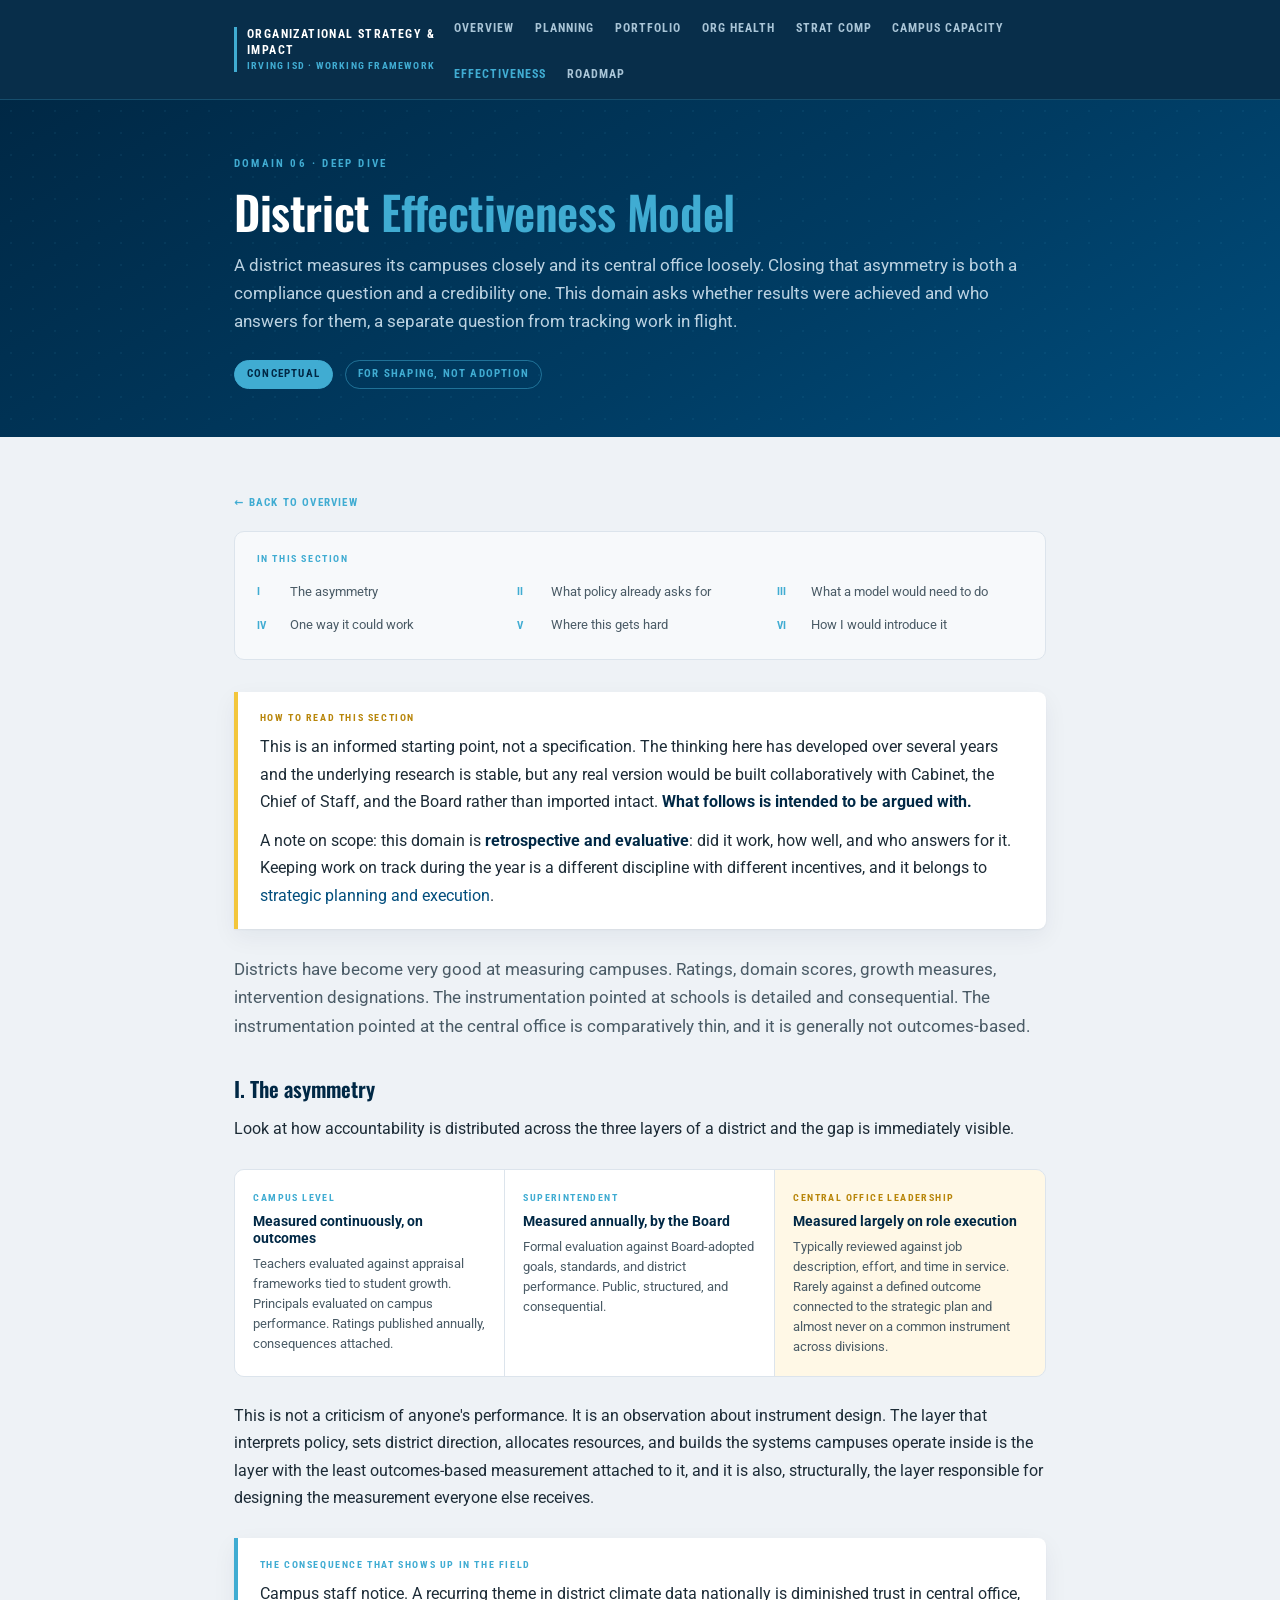
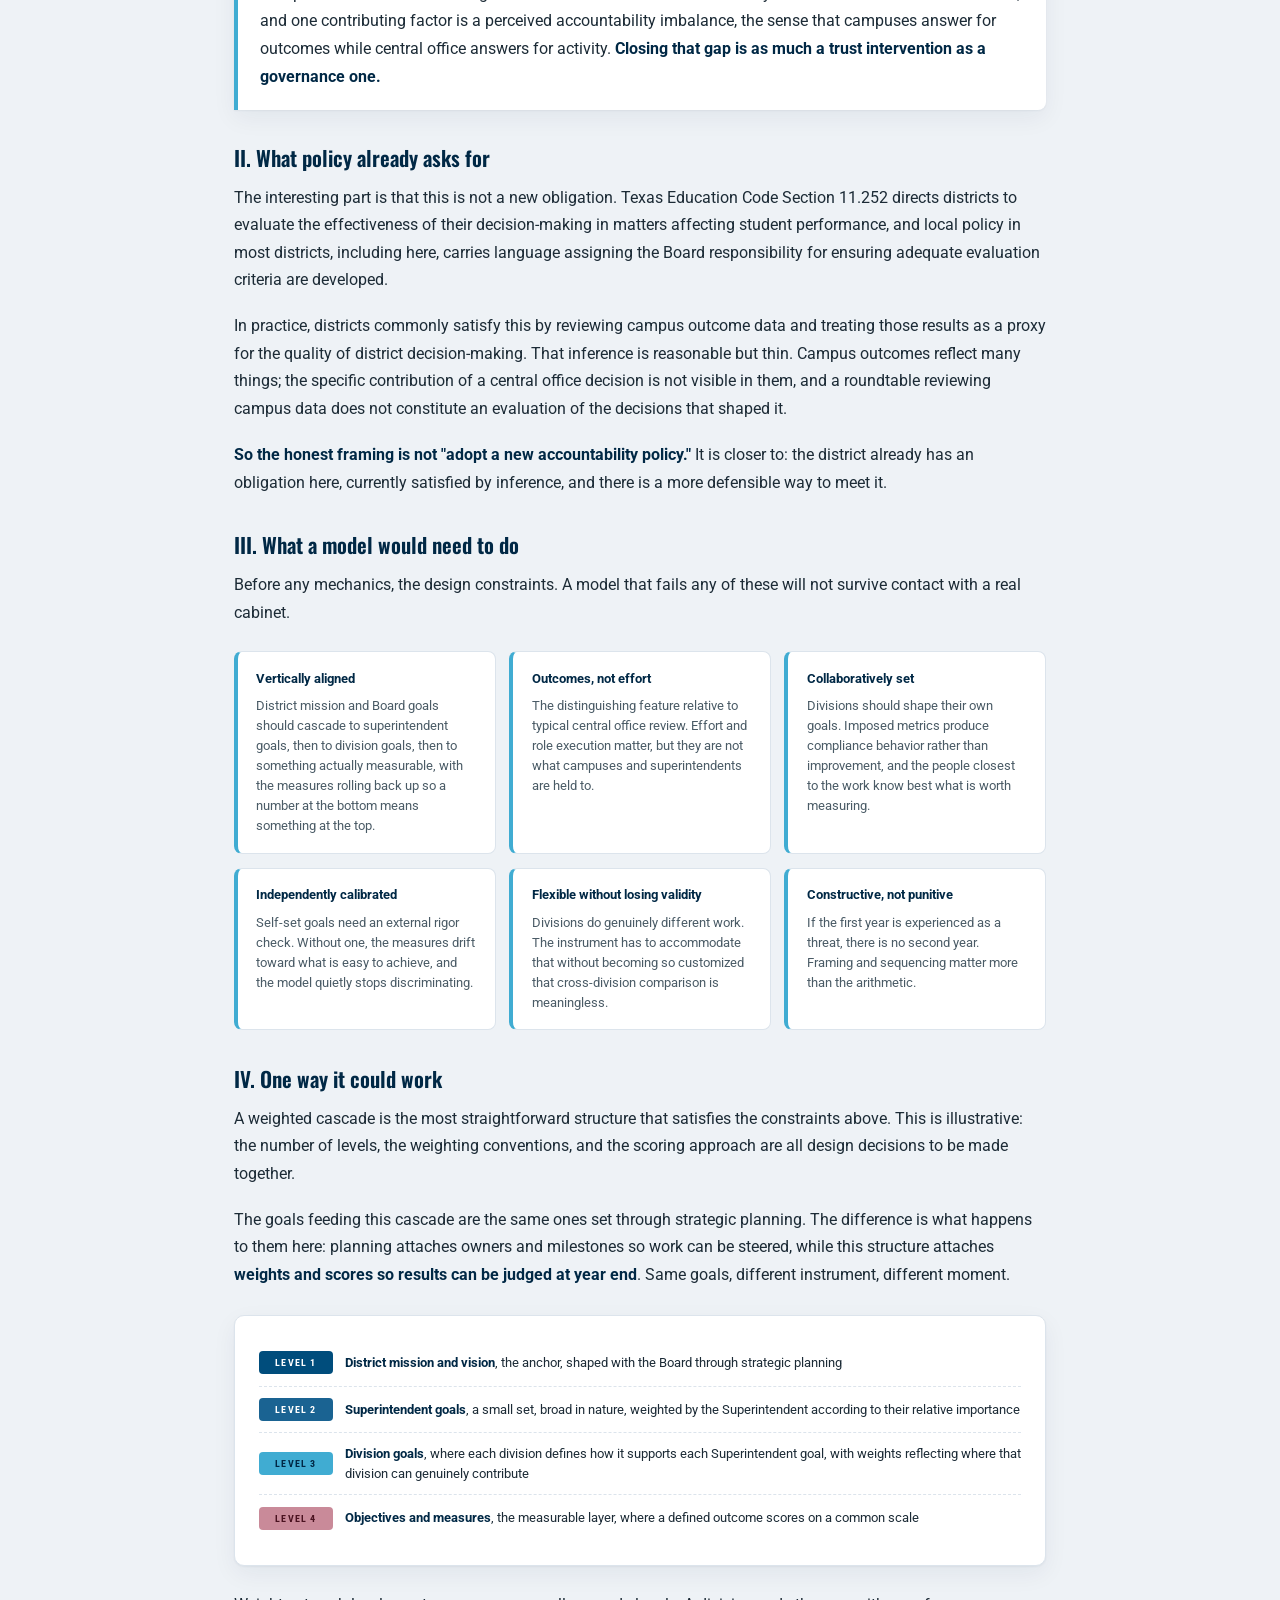
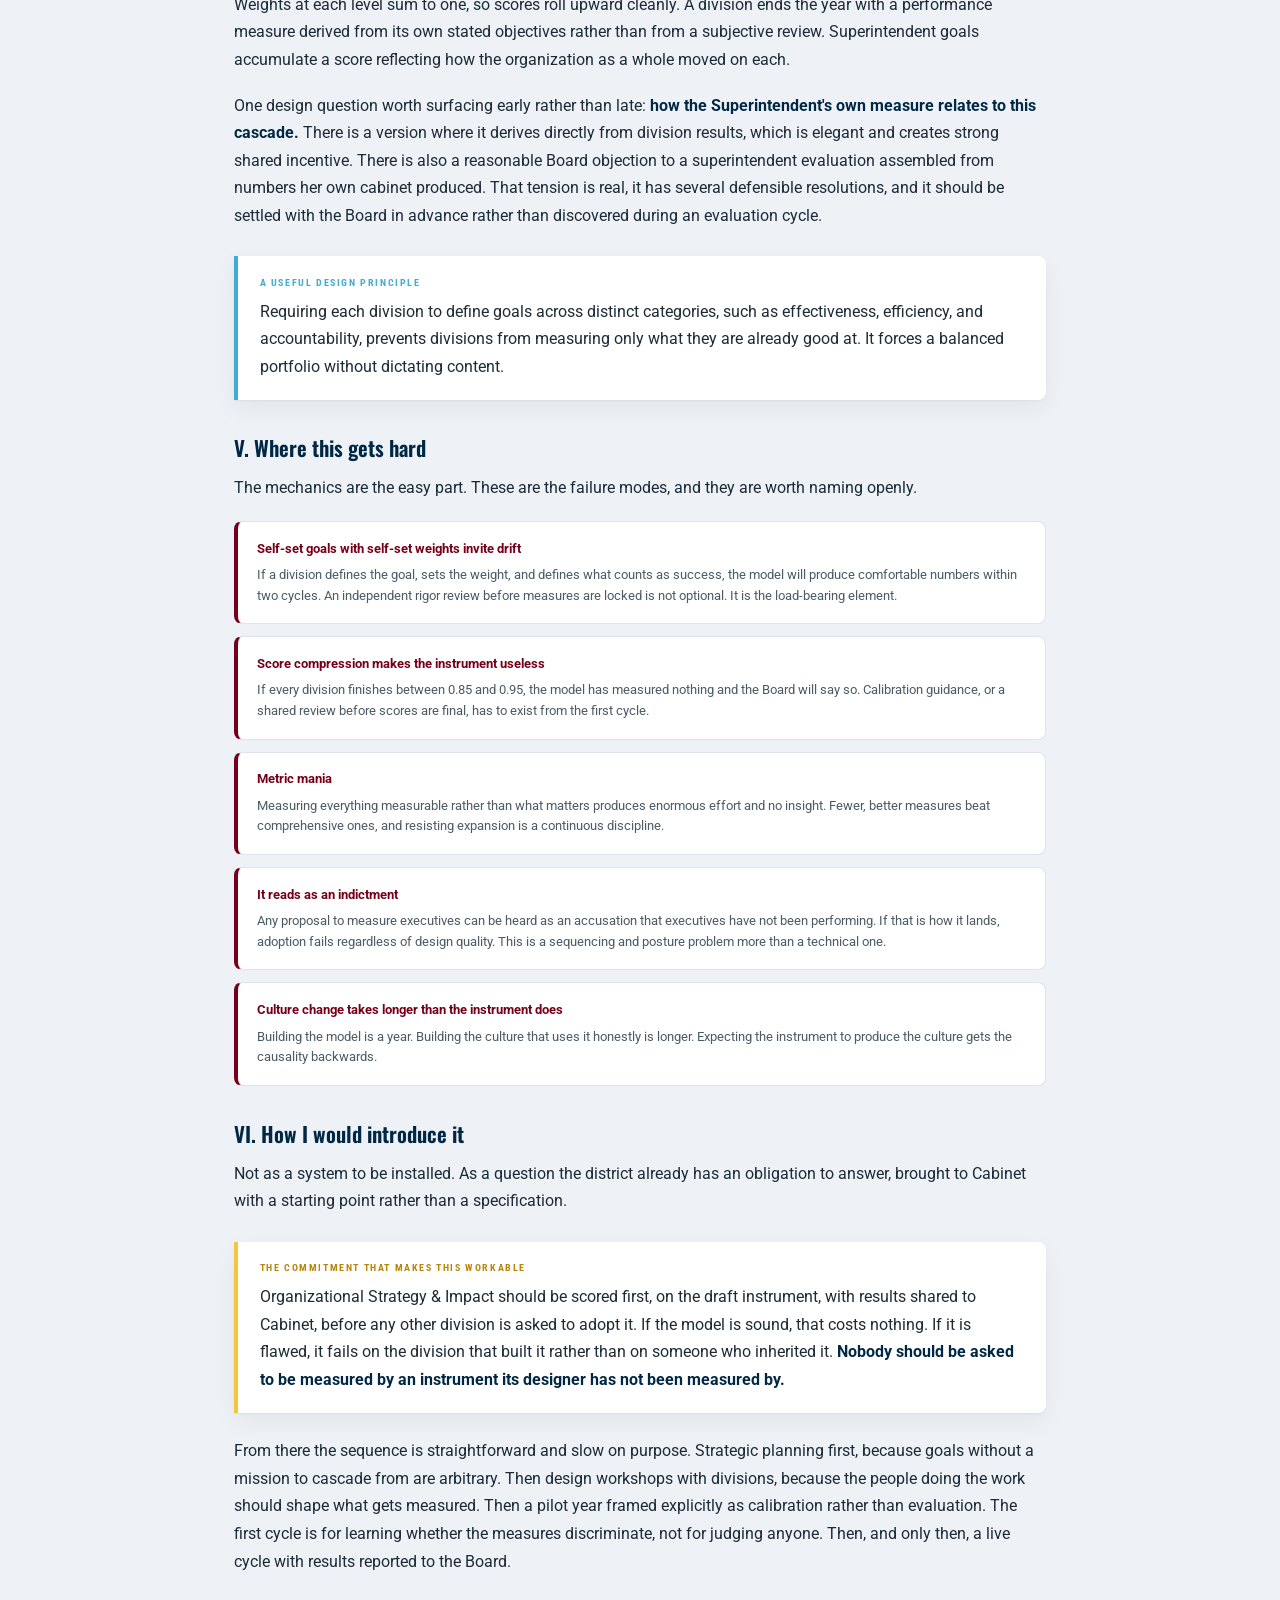
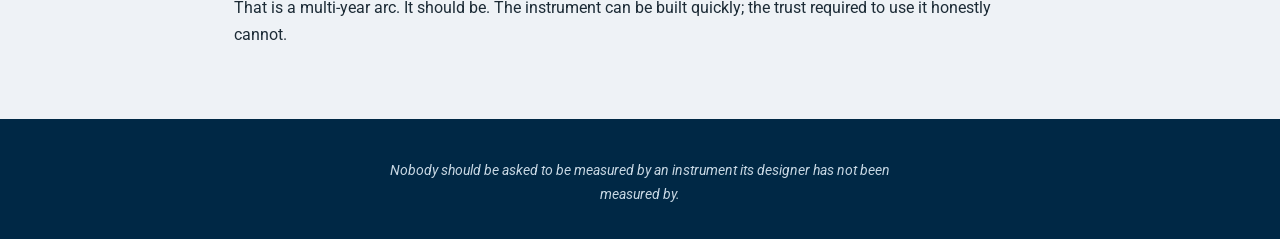
<file: effectiveness-model.html>
<!DOCTYPE html>
<html lang="en">
<head>
<meta charset="UTF-8">
<meta name="viewport" content="width=device-width, initial-scale=1.0">
<meta name="robots" content="noindex, nofollow, noarchive, nosnippet">
<meta name="referrer" content="no-referrer">
<title>District Effectiveness Model | Working Framework</title>
<link rel="preconnect" href="https://fonts.googleapis.com">
<link rel="preconnect" href="https://fonts.gstatic.com" crossorigin>
<link href="https://fonts.googleapis.com/css2?family=Roboto:wght@400;500;700&family=Roboto+Condensed:wght@400;700&family=Oswald:wght@400;500;600&display=swap" rel="stylesheet">
<link rel="stylesheet" href="assets/css/style.css">
<style>
.gap{display:grid;grid-template-columns:repeat(3,1fr);gap:0;border:1px solid var(--line);border-radius:var(--r);overflow:hidden;margin:1.6rem 0}
.gap-c{padding:1.2rem 1.15rem}
.gap-c.g1,.gap-c.g2{background:var(--white);border-right:1px solid var(--line)}
.gap-c.g3{background:#fff8e6}
.gap-who{font-family:var(--cond);font-size:10px;font-weight:700;letter-spacing:1.4px;text-transform:uppercase;color:var(--blue);margin-bottom:.45rem}
.gap-c.g3 .gap-who{color:#b8860b}
.gap-c h5{font-size:13.5px;font-weight:700;color:var(--navy-deep);margin-bottom:.4rem;line-height:1.3}
.gap-c p{font-size:12.5px;color:var(--ink-soft);line-height:1.6}
.cascade{background:var(--white);border:1px solid var(--line);border-radius:var(--r);padding:1.5rem;margin:1.6rem 0;box-shadow:var(--shadow)}
.casc-row{display:flex;align-items:center;gap:.75rem;padding:.7rem 0;border-bottom:1px dashed var(--line)}
.casc-row:last-child{border-bottom:none}
.casc-lvl{font-family:var(--cond);font-size:9.5px;font-weight:700;letter-spacing:1.2px;text-transform:uppercase;color:#fff;background:var(--navy);padding:4px 9px;border-radius:4px;min-width:74px;text-align:center;flex:none}
.casc-row.r2 .casc-lvl{background:#1a6392}
.casc-row.r3 .casc-lvl{background:var(--blue);color:var(--navy-deep)}
.casc-row.r4 .casc-lvl{background:#c98a99;color:#4a1220}
.casc-t{font-size:13px;color:var(--ink);line-height:1.5}
.casc-t b{color:var(--navy-deep)}
.pr{display:grid;grid-template-columns:repeat(auto-fit,minmax(230px,1fr));gap:.85rem;margin:1.5rem 0}
.pr-c{background:var(--white);border:1px solid var(--line);border-left:4px solid var(--blue);border-radius:8px;padding:1.05rem 1.15rem}
.pr-c h5{font-size:13px;font-weight:700;color:var(--navy-deep);margin-bottom:.4rem}
.pr-c p{font-size:12.5px;color:var(--ink-soft);line-height:1.6}
.risk{background:var(--white);border:1px solid var(--line);border-radius:8px;padding:1.05rem 1.2rem;margin-bottom:.75rem;border-left:4px solid var(--crimson)}
.risk h5{font-size:13px;font-weight:700;color:var(--crimson);margin-bottom:.35rem}
.risk p{font-size:12.8px;color:var(--ink-soft);line-height:1.62}

/* document pages: nav, hero, and body all share one measure so the page
   reads as a single column instead of narrow text inside a wide frame.
   Duplicated here so layout holds even if the shared stylesheet is cached. */
:root{--wrap:860px}
.doc-page .prose{max-width:none}
.doc-page .prose p{font-size:15.5px;line-height:1.78}
.doc-page .prose li{font-size:15px;line-height:1.72}
.doc-page .prose p.lede{font-size:17px;line-height:1.7}
.doc-page .hero h1{max-width:none}
.doc-page .hero-sub{max-width:none}
@media(max-width:900px){
  .anat-g{grid-template-columns:repeat(3,1fr)}
  .lvl{grid-template-columns:repeat(3,1fr)}
  .comp{grid-template-columns:repeat(2,1fr)}
  .cyc,.tl,.evid,.bands{grid-template-columns:repeat(2,1fr)}
}
@media(max-width:600px){
  .anat-g,.lvl,.comp,.cyc,.tl,.evid,.bands{grid-template-columns:1fr}
  .lane,.ind{grid-template-columns:1fr}
}
</style>
</head>
<body class="doc-page">
<a class="skip" href="#main">Skip to content</a>

<nav class="nav">
  <div class="nav-in">
    <div class="nav-brand">Organizational Strategy &amp; Impact<span>Irving ISD · Working Framework</span></div>
    <ul class="nav-links">
      <li><a href="index.html">Overview</a></li>
      <li><a href="strategic-planning.html">Planning</a></li>
      <li><a href="portfolio-capacity.html">Portfolio</a></li>
      <li><a href="organizational-health.html">Org Health</a></li>
      <li><a href="strategic-compensation.html">Strat Comp</a></li>
      <li><a href="capacity-measurement.html">Campus Capacity</a></li>
      <li><a href="effectiveness-model.html" aria-current="page">Effectiveness</a></li>
      <li><a href="index.html#roadmap">Roadmap</a></li>
    </ul>
  </div>
</nav>

<header class="hero">
  <div class="wrap hero-in">
    <div class="eyebrow">Domain 06 · Deep dive</div>
    <h1>District <em>Effectiveness Model</em></h1>
    <p class="hero-sub">A district measures its campuses closely and its central office loosely. Closing that asymmetry is both a compliance question and a credibility one. This domain asks whether results were achieved and who answers for them, a separate question from tracking work in flight.</p>
    <div class="hero-meta">
      <span class="pill solid">Conceptual</span>
      <span class="pill">For shaping, not adoption</span>
    </div>
  </div>
</header>

<main id="main">

<section class="sec doc">
  <div class="wrap">
    <a class="backlink" href="index.html">← Back to overview</a>

    <div class="toc">
      <div class="toc-k">In this section</div>
      <ol>
        <li><a href="#asym">The asymmetry</a></li>
        <li><a href="#compliance">What policy already asks for</a></li>
        <li><a href="#shape">What a model would need to do</a></li>
        <li><a href="#cascade">One way it could work</a></li>
        <li><a href="#risks">Where this gets hard</a></li>
        <li><a href="#posture">How I would introduce it</a></li>
      </ol>
    </div>

    <div class="prose">
      <div class="callout gold">
        <div class="k">How to read this section</div>
        <p>This is an informed starting point, not a specification. The thinking here has developed over several years and the underlying research is stable, but any real version would be built collaboratively with Cabinet, the Chief of Staff, and the Board rather than imported intact. <strong>What follows is intended to be argued with.</strong></p>
            <p style="margin-top:.7rem">A note on scope: this domain is <strong>retrospective and evaluative</strong>: did it work, how well, and who answers for it. Keeping work on track during the year is a different discipline with different incentives, and it belongs to <a href="strategic-planning.html">strategic planning and execution</a>.</p>
      </div>

      <p class="lede">Districts have become very good at measuring campuses. Ratings, domain scores, growth measures, intervention designations. The instrumentation pointed at schools is detailed and consequential. The instrumentation pointed at the central office is comparatively thin, and it is generally not outcomes-based.</p>

      <h3 id="asym">I. The asymmetry</h3>

      <p>Look at how accountability is distributed across the three layers of a district and the gap is immediately visible.</p>
    </div>

    <div class="gap">
      <div class="gap-c g1">
        <div class="gap-who">Campus level</div>
        <h5>Measured continuously, on outcomes</h5>
        <p>Teachers evaluated against appraisal frameworks tied to student growth. Principals evaluated on campus performance. Ratings published annually, consequences attached.</p>
      </div>
      <div class="gap-c g2">
        <div class="gap-who">Superintendent</div>
        <h5>Measured annually, by the Board</h5>
        <p>Formal evaluation against Board-adopted goals, standards, and district performance. Public, structured, and consequential.</p>
      </div>
      <div class="gap-c g3">
        <div class="gap-who">Central office leadership</div>
        <h5>Measured largely on role execution</h5>
        <p>Typically reviewed against job description, effort, and time in service. Rarely against a defined outcome connected to the strategic plan and almost never on a common instrument across divisions.</p>
      </div>
    </div>

    <div class="prose">
      <p>This is not a criticism of anyone's performance. It is an observation about instrument design. The layer that interprets policy, sets district direction, allocates resources, and builds the systems campuses operate inside is the layer with the least outcomes-based measurement attached to it, and it is also, structurally, the layer responsible for designing the measurement everyone else receives.</p>

      <div class="callout">
        <div class="k">The consequence that shows up in the field</div>
        <p>Campus staff notice. A recurring theme in district climate data nationally is diminished trust in central office, and one contributing factor is a perceived accountability imbalance, the sense that campuses answer for outcomes while central office answers for activity. <strong>Closing that gap is as much a trust intervention as a governance one.</strong></p>
      </div>

      <h3 id="compliance">II. What policy already asks for</h3>

      <p>The interesting part is that this is not a new obligation. Texas Education Code Section 11.252 directs districts to evaluate the effectiveness of their decision-making in matters affecting student performance, and local policy in most districts, including here, carries language assigning the Board responsibility for ensuring adequate evaluation criteria are developed.</p>

      <p>In practice, districts commonly satisfy this by reviewing campus outcome data and treating those results as a proxy for the quality of district decision-making. That inference is reasonable but thin. Campus outcomes reflect many things; the specific contribution of a central office decision is not visible in them, and a roundtable reviewing campus data does not constitute an evaluation of the decisions that shaped it.</p>

      <p><strong>So the honest framing is not "adopt a new accountability policy."</strong> It is closer to: the district already has an obligation here, currently satisfied by inference, and there is a more defensible way to meet it.</p>

      <h3 id="shape">III. What a model would need to do</h3>
      <p>Before any mechanics, the design constraints. A model that fails any of these will not survive contact with a real cabinet.</p>
    </div>

    <div class="pr">
      <div class="pr-c"><h5>Vertically aligned</h5><p>District mission and Board goals should cascade to superintendent goals, then to division goals, then to something actually measurable, with the measures rolling back up so a number at the bottom means something at the top.</p></div>
      <div class="pr-c"><h5>Outcomes, not effort</h5><p>The distinguishing feature relative to typical central office review. Effort and role execution matter, but they are not what campuses and superintendents are held to.</p></div>
      <div class="pr-c"><h5>Collaboratively set</h5><p>Divisions should shape their own goals. Imposed metrics produce compliance behavior rather than improvement, and the people closest to the work know best what is worth measuring.</p></div>
      <div class="pr-c"><h5>Independently calibrated</h5><p>Self-set goals need an external rigor check. Without one, the measures drift toward what is easy to achieve, and the model quietly stops discriminating.</p></div>
      <div class="pr-c"><h5>Flexible without losing validity</h5><p>Divisions do genuinely different work. The instrument has to accommodate that without becoming so customized that cross-division comparison is meaningless.</p></div>
      <div class="pr-c"><h5>Constructive, not punitive</h5><p>If the first year is experienced as a threat, there is no second year. Framing and sequencing matter more than the arithmetic.</p></div>
    </div>

    <div class="prose">
      <h3 id="cascade">IV. One way it could work</h3>
      <p>A weighted cascade is the most straightforward structure that satisfies the constraints above. This is illustrative: the number of levels, the weighting conventions, and the scoring approach are all design decisions to be made together.</p>

      <p>The goals feeding this cascade are the same ones set through strategic planning. The difference is what happens to them here: planning attaches owners and milestones so work can be steered, while this structure attaches <strong>weights and scores so results can be judged at year end</strong>. Same goals, different instrument, different moment.</p>
    </div>

    <div class="cascade">
      <div class="casc-row r1"><span class="casc-lvl">Level 1</span><span class="casc-t"><b>District mission and vision</b>, the anchor, shaped with the Board through strategic planning</span></div>
      <div class="casc-row r2"><span class="casc-lvl">Level 2</span><span class="casc-t"><b>Superintendent goals</b>, a small set, broad in nature, weighted by the Superintendent according to their relative importance</span></div>
      <div class="casc-row r3"><span class="casc-lvl">Level 3</span><span class="casc-t"><b>Division goals</b>, where each division defines how it supports each Superintendent goal, with weights reflecting where that division can genuinely contribute</span></div>
      <div class="casc-row r4"><span class="casc-lvl">Level 4</span><span class="casc-t"><b>Objectives and measures</b>, the measurable layer, where a defined outcome scores on a common scale</span></div>
    </div>

    <div class="prose">
      <p>Weights at each level sum to one, so scores roll upward cleanly. A division ends the year with a performance measure derived from its own stated objectives rather than from a subjective review. Superintendent goals accumulate a score reflecting how the organization as a whole moved on each.</p>

      <p>One design question worth surfacing early rather than late: <strong>how the Superintendent's own measure relates to this cascade.</strong> There is a version where it derives directly from division results, which is elegant and creates strong shared incentive. There is also a reasonable Board objection to a superintendent evaluation assembled from numbers her own cabinet produced. That tension is real, it has several defensible resolutions, and it should be settled with the Board in advance rather than discovered during an evaluation cycle.</p>

      <div class="callout">
        <div class="k">A useful design principle</div>
        <p>Requiring each division to define goals across distinct categories, such as effectiveness, efficiency, and accountability, prevents divisions from measuring only what they are already good at. It forces a balanced portfolio without dictating content.</p>
      </div>

      <h3 id="risks">V. Where this gets hard</h3>
      <p>The mechanics are the easy part. These are the failure modes, and they are worth naming openly.</p>
    </div>

    <div class="risk"><h5>Self-set goals with self-set weights invite drift</h5><p>If a division defines the goal, sets the weight, and defines what counts as success, the model will produce comfortable numbers within two cycles. An independent rigor review before measures are locked is not optional. It is the load-bearing element.</p></div>
    <div class="risk"><h5>Score compression makes the instrument useless</h5><p>If every division finishes between 0.85 and 0.95, the model has measured nothing and the Board will say so. Calibration guidance, or a shared review before scores are final, has to exist from the first cycle.</p></div>
    <div class="risk"><h5>Metric mania</h5><p>Measuring everything measurable rather than what matters produces enormous effort and no insight. Fewer, better measures beat comprehensive ones, and resisting expansion is a continuous discipline.</p></div>
    <div class="risk"><h5>It reads as an indictment</h5><p>Any proposal to measure executives can be heard as an accusation that executives have not been performing. If that is how it lands, adoption fails regardless of design quality. This is a sequencing and posture problem more than a technical one.</p></div>
    <div class="risk"><h5>Culture change takes longer than the instrument does</h5><p>Building the model is a year. Building the culture that uses it honestly is longer. Expecting the instrument to produce the culture gets the causality backwards.</p></div>

    <div class="prose">
      <h3 id="posture">VI. How I would introduce it</h3>

      <p>Not as a system to be installed. As a question the district already has an obligation to answer, brought to Cabinet with a starting point rather than a specification.</p>

      <div class="callout gold">
        <div class="k">The commitment that makes this workable</div>
        <p>Organizational Strategy &amp; Impact should be scored first, on the draft instrument, with results shared to Cabinet, before any other division is asked to adopt it. If the model is sound, that costs nothing. If it is flawed, it fails on the division that built it rather than on someone who inherited it. <strong>Nobody should be asked to be measured by an instrument its designer has not been measured by.</strong></p>
      </div>

      <p>From there the sequence is straightforward and slow on purpose. Strategic planning first, because goals without a mission to cascade from are arbitrary. Then design workshops with divisions, because the people doing the work should shape what gets measured. Then a pilot year framed explicitly as calibration rather than evaluation. The first cycle is for learning whether the measures discriminate, not for judging anyone. Then, and only then, a live cycle with results reported to the Board.</p>

      <p>That is a multi-year arc. It should be. The instrument can be built quickly; the trust required to use it honestly cannot.</p>
    </div>

  </div>
</section>

</main>

<footer class="foot">
  <div class="wrap">
    <p class="foot-note foot-close">Nobody should be asked to be measured by an instrument its designer has not been measured by.</p>
  </div>
</footer>

</body>
</html>
</file>
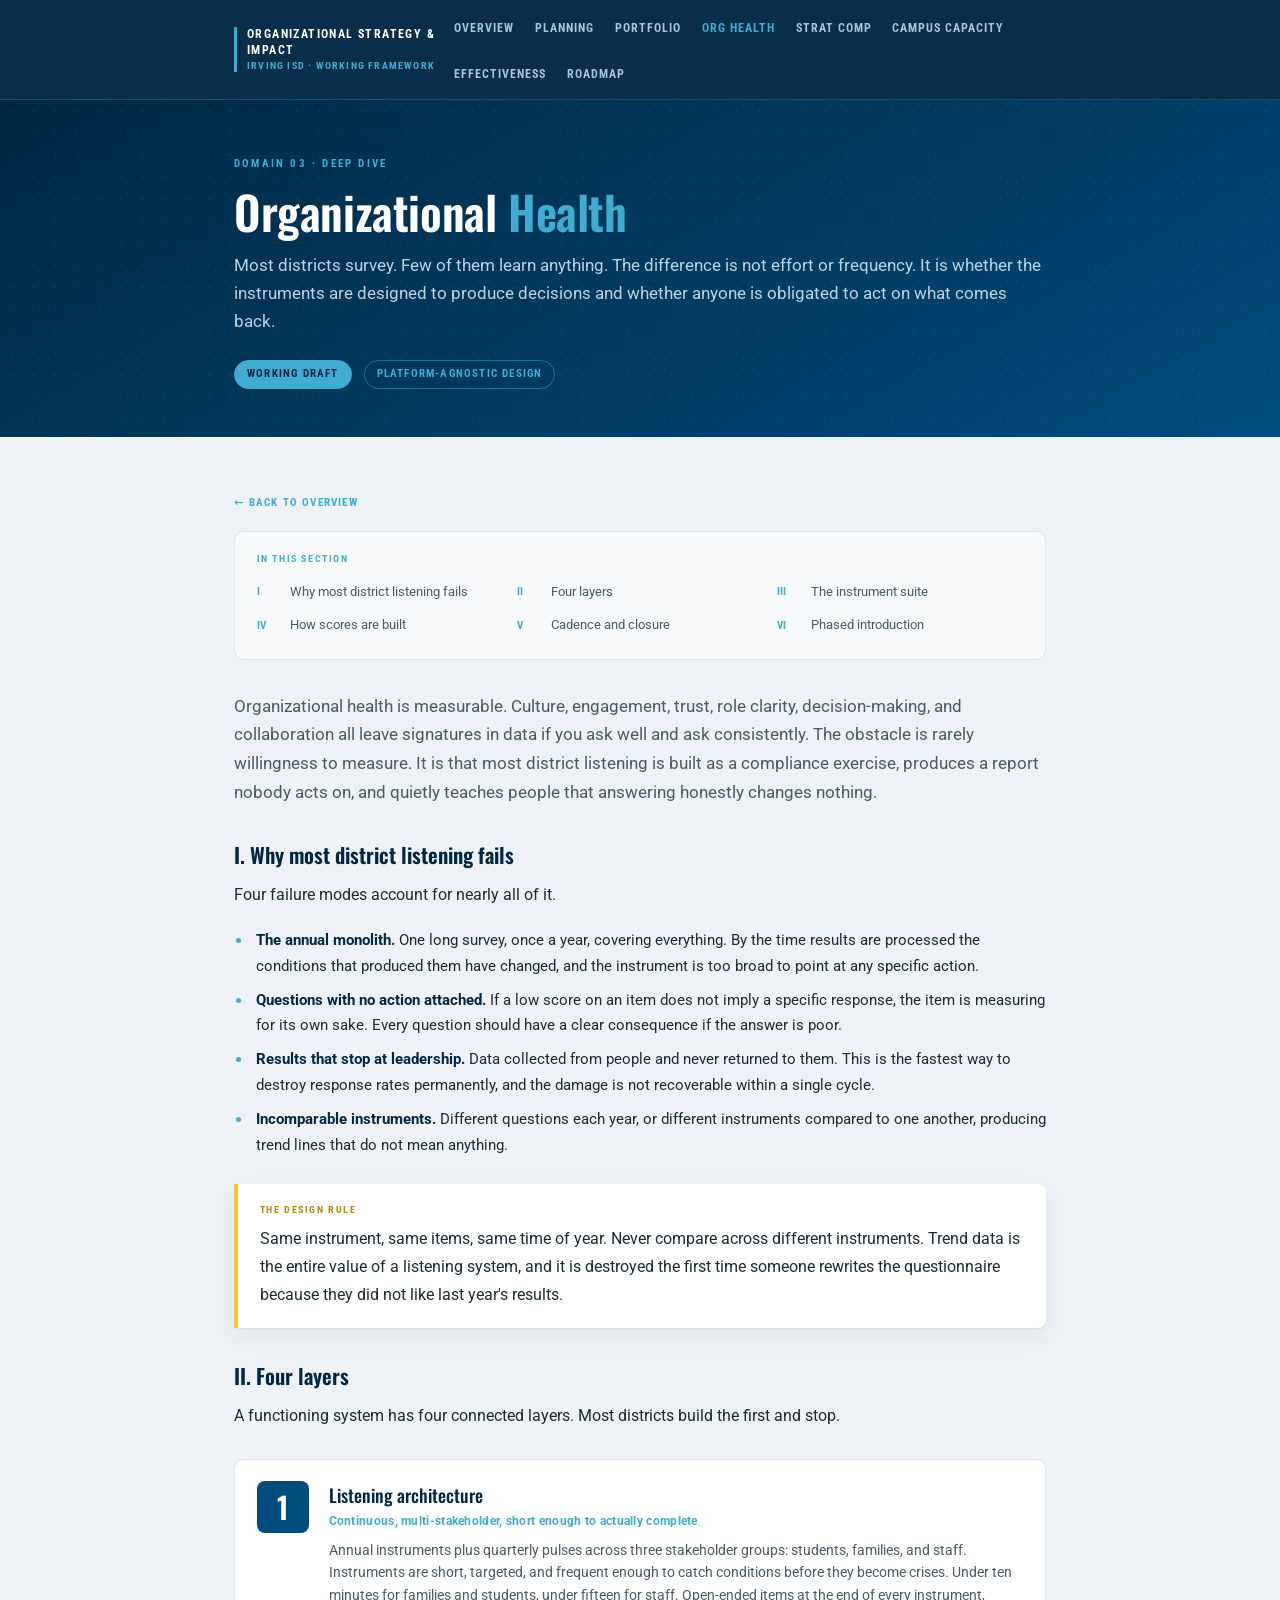
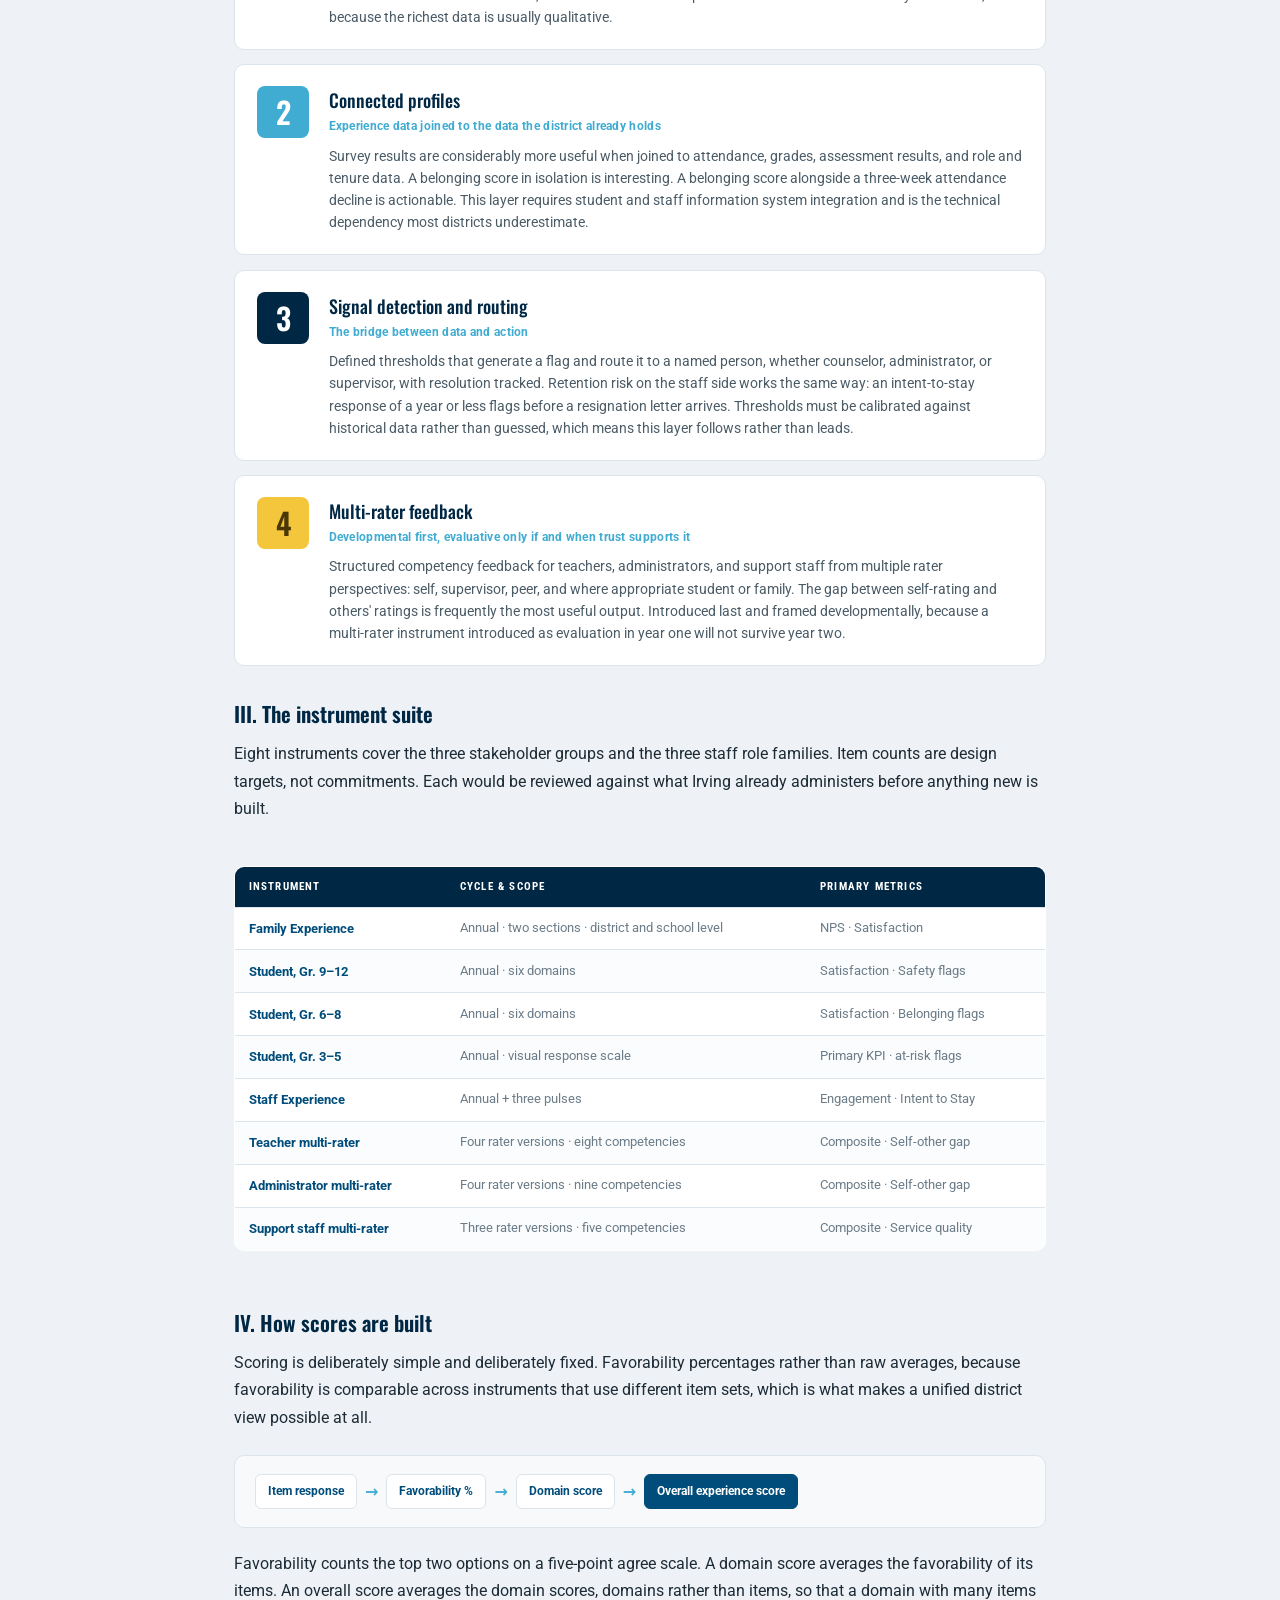
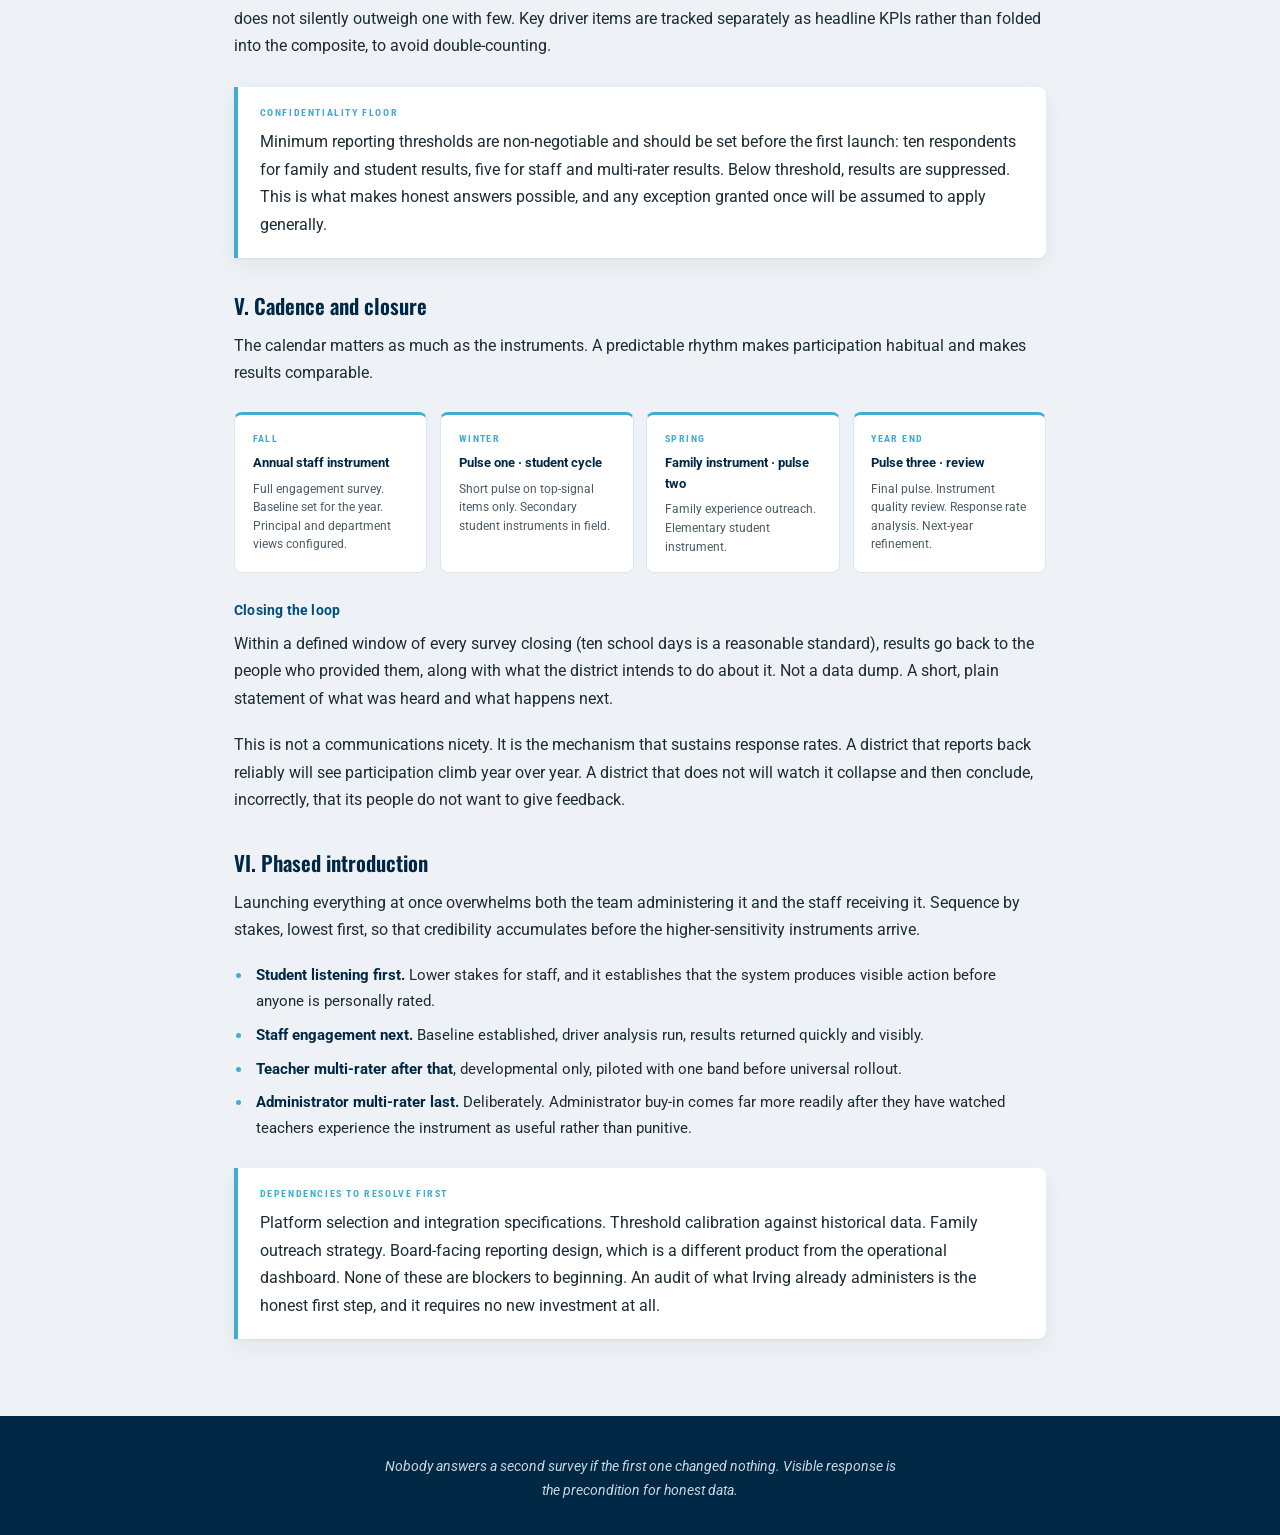
<file: organizational-health.html>
<!DOCTYPE html>
<html lang="en">
<head>
<meta charset="UTF-8">
<meta name="viewport" content="width=device-width, initial-scale=1.0">
<meta name="robots" content="noindex, nofollow, noarchive, nosnippet">
<meta name="referrer" content="no-referrer">
<title>Organizational Health | Working Framework</title>
<link rel="preconnect" href="https://fonts.googleapis.com">
<link rel="preconnect" href="https://fonts.gstatic.com" crossorigin>
<link href="https://fonts.googleapis.com/css2?family=Roboto:wght@400;500;700&family=Roboto+Condensed:wght@400;700&family=Oswald:wght@400;500;600&display=swap" rel="stylesheet">
<link rel="stylesheet" href="assets/css/style.css">
<style>
/* page-specific */
.layers{display:grid;gap:.9rem;margin:1.8rem 0}
.layer{display:grid;grid-template-columns:auto 1fr;gap:1.2rem;background:var(--white);border:1px solid var(--line);border-radius:var(--r);padding:1.3rem 1.4rem;align-items:start}
.layer-n{font-family:var(--disp);font-weight:600;font-size:30px;line-height:1;color:var(--white);background:var(--navy);width:52px;height:52px;display:flex;align-items:center;justify-content:center;border-radius:8px;flex:none}
.layer.l2 .layer-n{background:var(--blue)}
.layer.l3 .layer-n{background:var(--navy-deep)}
.layer.l4 .layer-n{background:var(--gold);color:#4a3704}
.layer h4{font-family:var(--disp);font-weight:500;font-size:18px;color:var(--navy-deep);margin-bottom:.15rem}
.layer .sub{font-size:12px;color:var(--blue);font-weight:700;letter-spacing:.3px;margin-bottom:.5rem}
.layer p{font-size:13.5px;line-height:1.65;color:var(--ink-soft);margin:0}

.itable{width:100%;border-collapse:collapse;margin:1.5rem 0;font-size:13px;background:var(--white);border:1px solid var(--line);border-radius:var(--r);overflow:hidden}
.itable thead th{background:var(--navy-deep);color:#fff;font-family:var(--cond);font-size:10.5px;font-weight:700;letter-spacing:1.2px;text-transform:uppercase;text-align:left;padding:.7rem .85rem}
.itable td{padding:.7rem .85rem;border-top:1px solid var(--line);vertical-align:top;line-height:1.5}
.itable tbody tr:nth-child(even){background:#fafcfd}
.itable td:first-child{font-weight:700;color:var(--navy);white-space:nowrap}
.itable td.mut{color:var(--ink-mute);font-size:12.5px}
.wrapper-x{overflow-x:auto;-webkit-overflow-scrolling:touch}

.chain{display:flex;flex-wrap:wrap;align-items:center;gap:.5rem;margin:1.4rem 0;padding:1.15rem 1.25rem;background:var(--panel);border:1px solid var(--line);border-radius:var(--r)}
.chain-node{background:var(--white);border:1px solid var(--line);border-radius:6px;padding:.45rem .75rem;font-size:11.5px;font-weight:700;color:var(--navy)}
.chain-node.end{background:var(--navy);border-color:var(--navy);color:#fff}
.chain-arw{color:var(--blue);font-weight:700}

.cad{display:grid;grid-template-columns:repeat(auto-fit,minmax(180px,1fr));gap:.8rem;margin:1.5rem 0}
.cad-c{background:var(--white);border:1px solid var(--line);border-top:3px solid var(--blue);border-radius:8px;padding:1rem 1.1rem}
.cad-c .q{font-family:var(--cond);font-size:10px;font-weight:700;letter-spacing:1.4px;text-transform:uppercase;color:var(--blue);margin-bottom:.4rem}
.cad-c h5{font-size:13px;font-weight:700;color:var(--navy-deep);margin-bottom:.35rem}
.cad-c p{font-size:12px;color:var(--ink-soft);line-height:1.55}

/* document pages: nav, hero, and body all share one measure so the page
   reads as a single column instead of narrow text inside a wide frame.
   Duplicated here so layout holds even if the shared stylesheet is cached. */
:root{--wrap:860px}
.doc-page .prose{max-width:none}
.doc-page .prose p{font-size:15.5px;line-height:1.78}
.doc-page .prose li{font-size:15px;line-height:1.72}
.doc-page .prose p.lede{font-size:17px;line-height:1.7}
.doc-page .hero h1{max-width:none}
.doc-page .hero-sub{max-width:none}
@media(max-width:900px){
  .anat-g{grid-template-columns:repeat(3,1fr)}
  .lvl{grid-template-columns:repeat(3,1fr)}
  .comp{grid-template-columns:repeat(2,1fr)}
  .cyc,.tl,.evid,.bands{grid-template-columns:repeat(2,1fr)}
}
@media(max-width:600px){
  .anat-g,.lvl,.comp,.cyc,.tl,.evid,.bands{grid-template-columns:1fr}
  .lane,.ind{grid-template-columns:1fr}
}
</style>
</head>
<body class="doc-page">
<a class="skip" href="#main">Skip to content</a>

<nav class="nav">
  <div class="nav-in">
    <div class="nav-brand">Organizational Strategy &amp; Impact<span>Irving ISD · Working Framework</span></div>
    <ul class="nav-links">
      <li><a href="index.html">Overview</a></li>
      <li><a href="strategic-planning.html">Planning</a></li>
      <li><a href="portfolio-capacity.html">Portfolio</a></li>
      <li><a href="organizational-health.html" aria-current="page">Org Health</a></li>
      <li><a href="strategic-compensation.html">Strat Comp</a></li>
      <li><a href="capacity-measurement.html">Campus Capacity</a></li>
      <li><a href="effectiveness-model.html">Effectiveness</a></li>
      <li><a href="index.html#roadmap">Roadmap</a></li>
    </ul>
  </div>
</nav>

<header class="hero">
  <div class="wrap hero-in">
    <div class="eyebrow">Domain 03 · Deep dive</div>
    <h1>Organizational <em>Health</em></h1>
    <p class="hero-sub">Most districts survey. Few of them learn anything. The difference is not effort or frequency. It is whether the instruments are designed to produce decisions and whether anyone is obligated to act on what comes back.</p>
    <div class="hero-meta">
      <span class="pill solid">Working draft</span>
      <span class="pill">Platform-agnostic design</span>
    </div>
  </div>
</header>

<main id="main">

<section class="sec doc">
  <div class="wrap">
    <a class="backlink" href="index.html">← Back to overview</a>

    <div class="toc">
      <div class="toc-k">In this section</div>
      <ol>
        <li><a href="#problem">Why most district listening fails</a></li>
        <li><a href="#architecture">Four layers</a></li>
        <li><a href="#instruments">The instrument suite</a></li>
        <li><a href="#scoring">How scores are built</a></li>
        <li><a href="#cadence">Cadence and closure</a></li>
        <li><a href="#sequence">Phased introduction</a></li>
      </ol>
    </div>

    <div class="prose">
      <p class="lede">Organizational health is measurable. Culture, engagement, trust, role clarity, decision-making, and collaboration all leave signatures in data if you ask well and ask consistently. The obstacle is rarely willingness to measure. It is that most district listening is built as a compliance exercise, produces a report nobody acts on, and quietly teaches people that answering honestly changes nothing.</p>

      <h3 id="problem">I. Why most district listening fails</h3>

      <p>Four failure modes account for nearly all of it.</p>

      <ul>
        <li><strong>The annual monolith.</strong> One long survey, once a year, covering everything. By the time results are processed the conditions that produced them have changed, and the instrument is too broad to point at any specific action.</li>
        <li><strong>Questions with no action attached.</strong> If a low score on an item does not imply a specific response, the item is measuring for its own sake. Every question should have a clear consequence if the answer is poor.</li>
        <li><strong>Results that stop at leadership.</strong> Data collected from people and never returned to them. This is the fastest way to destroy response rates permanently, and the damage is not recoverable within a single cycle.</li>
        <li><strong>Incomparable instruments.</strong> Different questions each year, or different instruments compared to one another, producing trend lines that do not mean anything.</li>
      </ul>

      <div class="callout gold">
        <div class="k">The design rule</div>
        <p>Same instrument, same items, same time of year. Never compare across different instruments. Trend data is the entire value of a listening system, and it is destroyed the first time someone rewrites the questionnaire because they did not like last year's results.</p>
      </div>

      <h3 id="architecture">II. Four layers</h3>

      <p>A functioning system has four connected layers. Most districts build the first and stop.</p>
    </div>

    <div class="layers">
      <div class="layer l1">
        <div class="layer-n">1</div>
        <div>
          <h4>Listening architecture</h4>
          <div class="sub">Continuous, multi-stakeholder, short enough to actually complete</div>
          <p>Annual instruments plus quarterly pulses across three stakeholder groups: students, families, and staff. Instruments are short, targeted, and frequent enough to catch conditions before they become crises. Under ten minutes for families and students, under fifteen for staff. Open-ended items at the end of every instrument, because the richest data is usually qualitative.</p>
        </div>
      </div>
      <div class="layer l2">
        <div class="layer-n">2</div>
        <div>
          <h4>Connected profiles</h4>
          <div class="sub">Experience data joined to the data the district already holds</div>
          <p>Survey results are considerably more useful when joined to attendance, grades, assessment results, and role and tenure data. A belonging score in isolation is interesting. A belonging score alongside a three-week attendance decline is actionable. This layer requires student and staff information system integration and is the technical dependency most districts underestimate.</p>
        </div>
      </div>
      <div class="layer l3">
        <div class="layer-n">3</div>
        <div>
          <h4>Signal detection and routing</h4>
          <div class="sub">The bridge between data and action</div>
          <p>Defined thresholds that generate a flag and route it to a named person, whether counselor, administrator, or supervisor, with resolution tracked. Retention risk on the staff side works the same way: an intent-to-stay response of a year or less flags before a resignation letter arrives. Thresholds must be calibrated against historical data rather than guessed, which means this layer follows rather than leads.</p>
        </div>
      </div>
      <div class="layer l4">
        <div class="layer-n">4</div>
        <div>
          <h4>Multi-rater feedback</h4>
          <div class="sub">Developmental first, evaluative only if and when trust supports it</div>
          <p>Structured competency feedback for teachers, administrators, and support staff from multiple rater perspectives: self, supervisor, peer, and where appropriate student or family. The gap between self-rating and others' ratings is frequently the most useful output. Introduced last and framed developmentally, because a multi-rater instrument introduced as evaluation in year one will not survive year two.</p>
        </div>
      </div>
    </div>

    <div class="prose">
      <h3 id="instruments">III. The instrument suite</h3>
      <p>Eight instruments cover the three stakeholder groups and the three staff role families. Item counts are design targets, not commitments. Each would be reviewed against what Irving already administers before anything new is built.</p>
    </div>

    <div class="wrapper-x">
    <table class="itable">
      <thead><tr><th>Instrument</th><th>Cycle &amp; scope</th><th>Primary metrics</th></tr></thead>
      <tbody>
        <tr><td>Family Experience</td><td class="mut">Annual · two sections · district and school level</td><td class="mut">NPS · Satisfaction</td></tr>
        <tr><td>Student, Gr. 9–12</td><td class="mut">Annual · six domains</td><td class="mut">Satisfaction · Safety flags</td></tr>
        <tr><td>Student, Gr. 6–8</td><td class="mut">Annual · six domains</td><td class="mut">Satisfaction · Belonging flags</td></tr>
        <tr><td>Student, Gr. 3–5</td><td class="mut">Annual · visual response scale</td><td class="mut">Primary KPI · at-risk flags</td></tr>
        <tr><td>Staff Experience</td><td class="mut">Annual + three pulses</td><td class="mut">Engagement · Intent to Stay</td></tr>
        <tr><td>Teacher multi-rater</td><td class="mut">Four rater versions · eight competencies</td><td class="mut">Composite · Self-other gap</td></tr>
        <tr><td>Administrator multi-rater</td><td class="mut">Four rater versions · nine competencies</td><td class="mut">Composite · Self-other gap</td></tr>
        <tr><td>Support staff multi-rater</td><td class="mut">Three rater versions · five competencies</td><td class="mut">Composite · Service quality</td></tr>
      </tbody>
    </table>
    </div>

    <div class="prose">
      <h3 id="scoring">IV. How scores are built</h3>
      <p>Scoring is deliberately simple and deliberately fixed. Favorability percentages rather than raw averages, because favorability is comparable across instruments that use different item sets, which is what makes a unified district view possible at all.</p>
    </div>

    <div class="chain">
      <span class="chain-node">Item response</span><span class="chain-arw">→</span>
      <span class="chain-node">Favorability %</span><span class="chain-arw">→</span>
      <span class="chain-node">Domain score</span><span class="chain-arw">→</span>
      <span class="chain-node end">Overall experience score</span>
    </div>

    <div class="prose">
      <p>Favorability counts the top two options on a five-point agree scale. A domain score averages the favorability of its items. An overall score averages the domain scores, domains rather than items, so that a domain with many items does not silently outweigh one with few. Key driver items are tracked separately as headline KPIs rather than folded into the composite, to avoid double-counting.</p>

      <div class="callout">
        <div class="k">Confidentiality floor</div>
        <p>Minimum reporting thresholds are non-negotiable and should be set before the first launch: ten respondents for family and student results, five for staff and multi-rater results. Below threshold, results are suppressed. This is what makes honest answers possible, and any exception granted once will be assumed to apply generally.</p>
      </div>

      <h3 id="cadence">V. Cadence and closure</h3>
      <p>The calendar matters as much as the instruments. A predictable rhythm makes participation habitual and makes results comparable.</p>
    </div>

    <div class="cad">
      <div class="cad-c"><div class="q">Fall</div><h5>Annual staff instrument</h5><p>Full engagement survey. Baseline set for the year. Principal and department views configured.</p></div>
      <div class="cad-c"><div class="q">Winter</div><h5>Pulse one · student cycle</h5><p>Short pulse on top-signal items only. Secondary student instruments in field.</p></div>
      <div class="cad-c"><div class="q">Spring</div><h5>Family instrument · pulse two</h5><p>Family experience outreach. Elementary student instrument.</p></div>
      <div class="cad-c"><div class="q">Year end</div><h5>Pulse three · review</h5><p>Final pulse. Instrument quality review. Response rate analysis. Next-year refinement.</p></div>
    </div>

    <div class="prose">
      <h4>Closing the loop</h4>
      <p>Within a defined window of every survey closing (ten school days is a reasonable standard), results go back to the people who provided them, along with what the district intends to do about it. Not a data dump. A short, plain statement of what was heard and what happens next.</p>

      <p>This is not a communications nicety. It is the mechanism that sustains response rates. A district that reports back reliably will see participation climb year over year. A district that does not will watch it collapse and then conclude, incorrectly, that its people do not want to give feedback.</p>

      <h3 id="sequence">VI. Phased introduction</h3>
      <p>Launching everything at once overwhelms both the team administering it and the staff receiving it. Sequence by stakes, lowest first, so that credibility accumulates before the higher-sensitivity instruments arrive.</p>

      <ul>
        <li><strong>Student listening first.</strong> Lower stakes for staff, and it establishes that the system produces visible action before anyone is personally rated.</li>
        <li><strong>Staff engagement next.</strong> Baseline established, driver analysis run, results returned quickly and visibly.</li>
        <li><strong>Teacher multi-rater after that</strong>, developmental only, piloted with one band before universal rollout.</li>
        <li><strong>Administrator multi-rater last.</strong> Deliberately. Administrator buy-in comes far more readily after they have watched teachers experience the instrument as useful rather than punitive.</li>
      </ul>

      <div class="callout">
        <div class="k">Dependencies to resolve first</div>
        <p>Platform selection and integration specifications. Threshold calibration against historical data. Family outreach strategy. Board-facing reporting design, which is a different product from the operational dashboard. None of these are blockers to beginning. An audit of what Irving already administers is the honest first step, and it requires no new investment at all.</p>
      </div>
    </div>

  </div>
</section>

</main>

<footer class="foot">
  <div class="wrap">
    <p class="foot-note foot-close">Nobody answers a second survey if the first one changed nothing. Visible response is the precondition for honest data.</p>
  </div>
</footer>

</body>
</html>
</file>
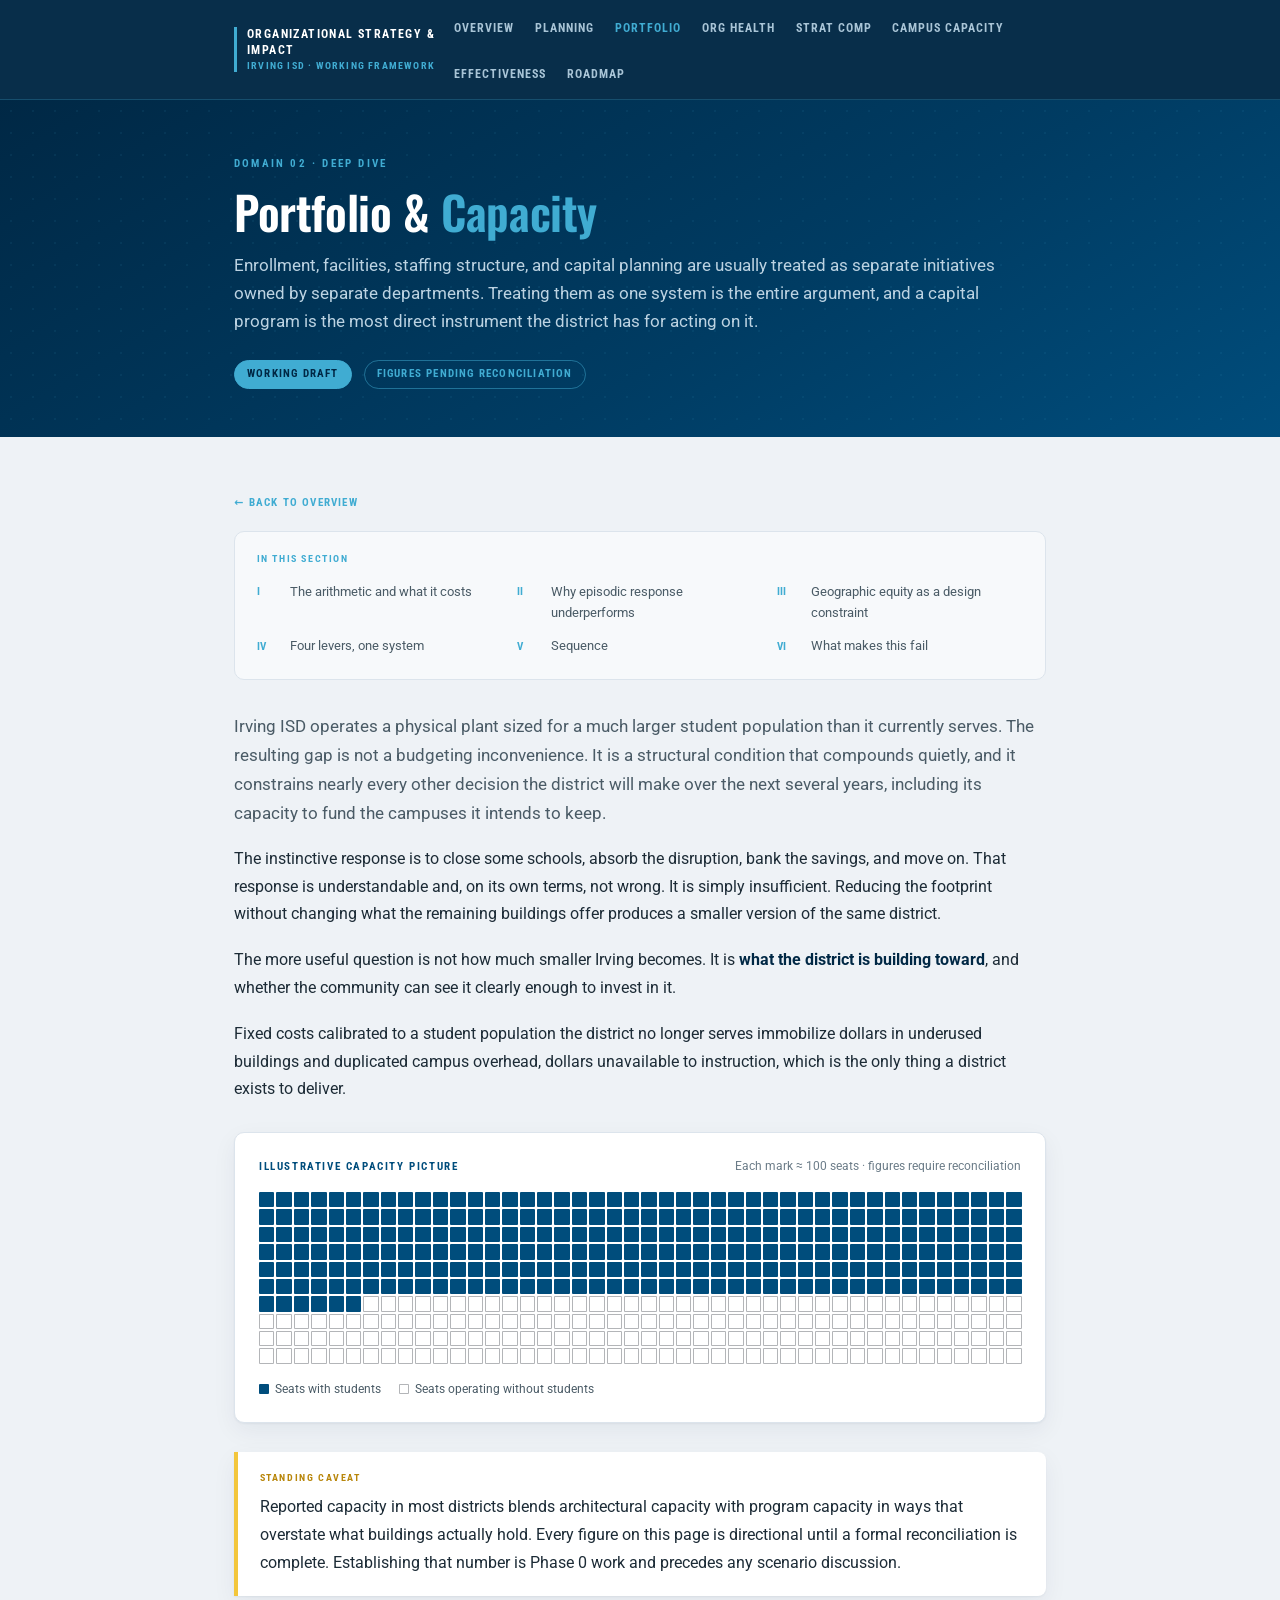
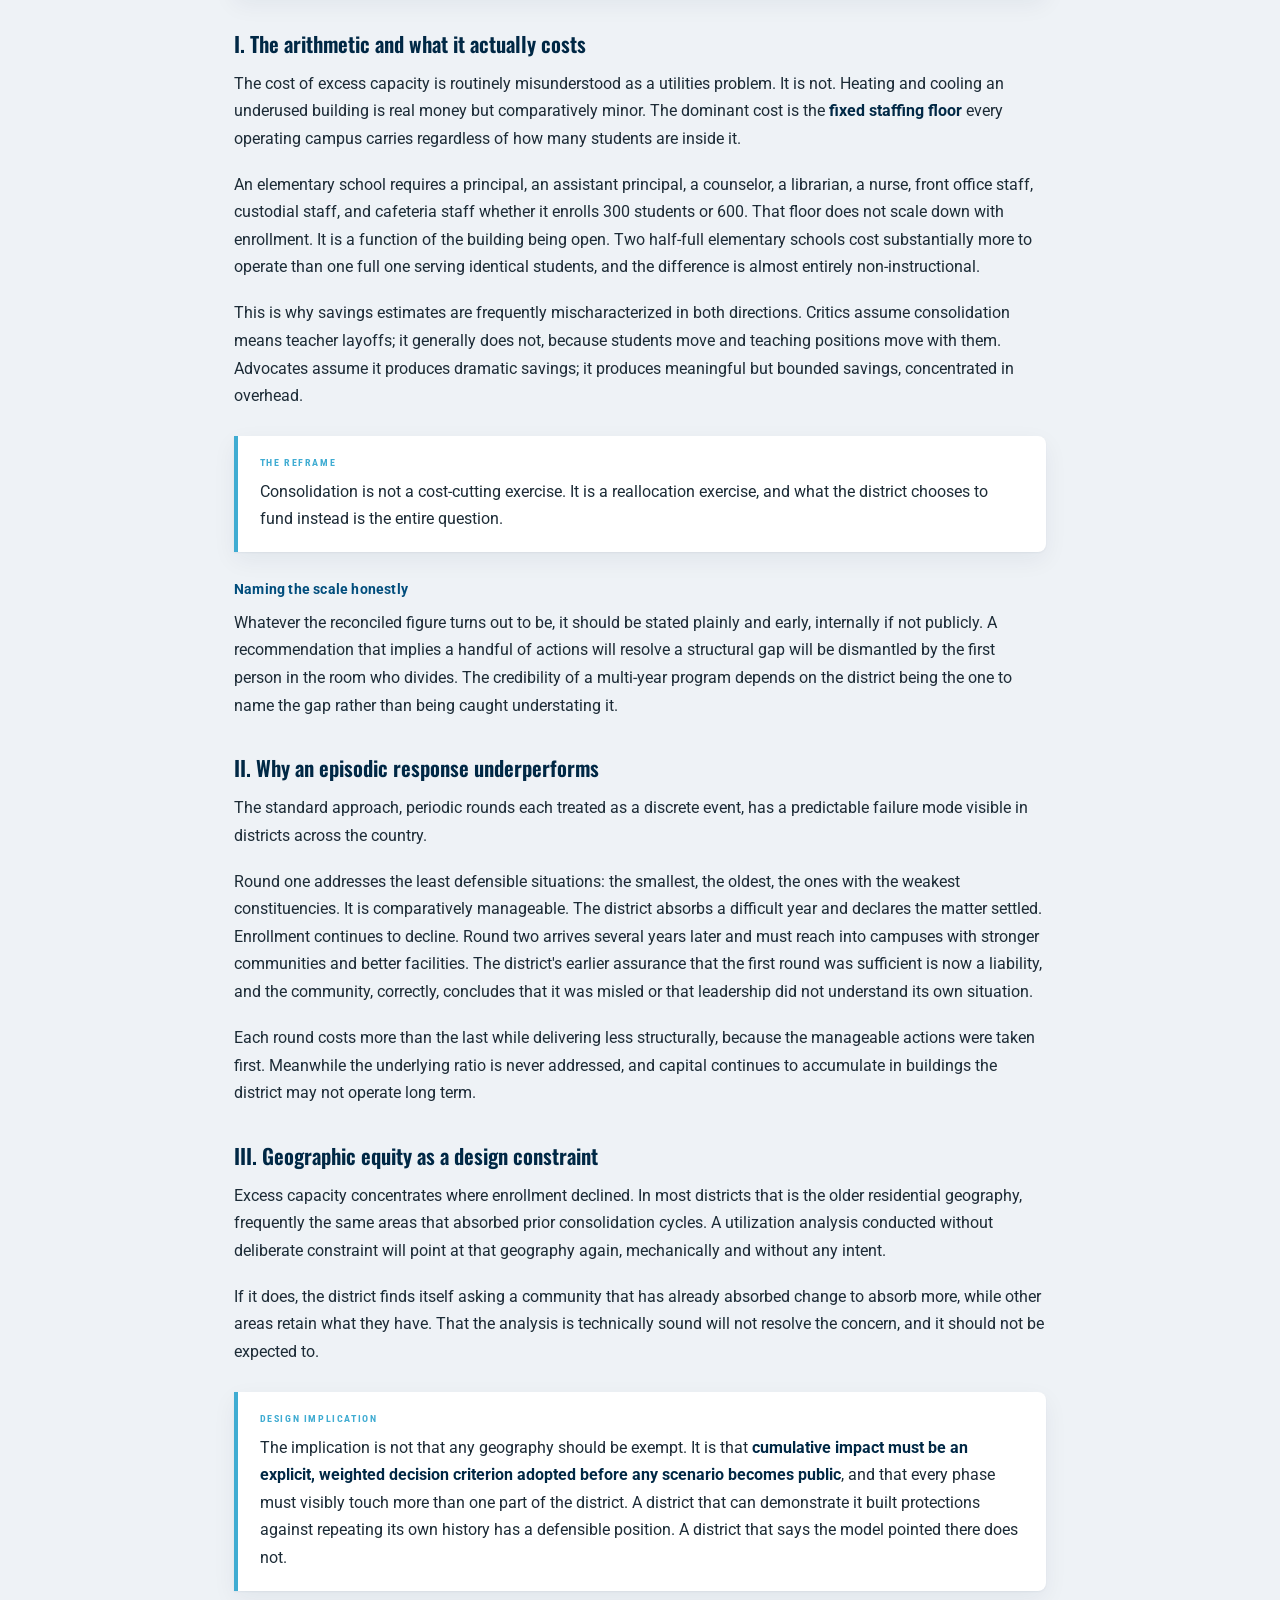
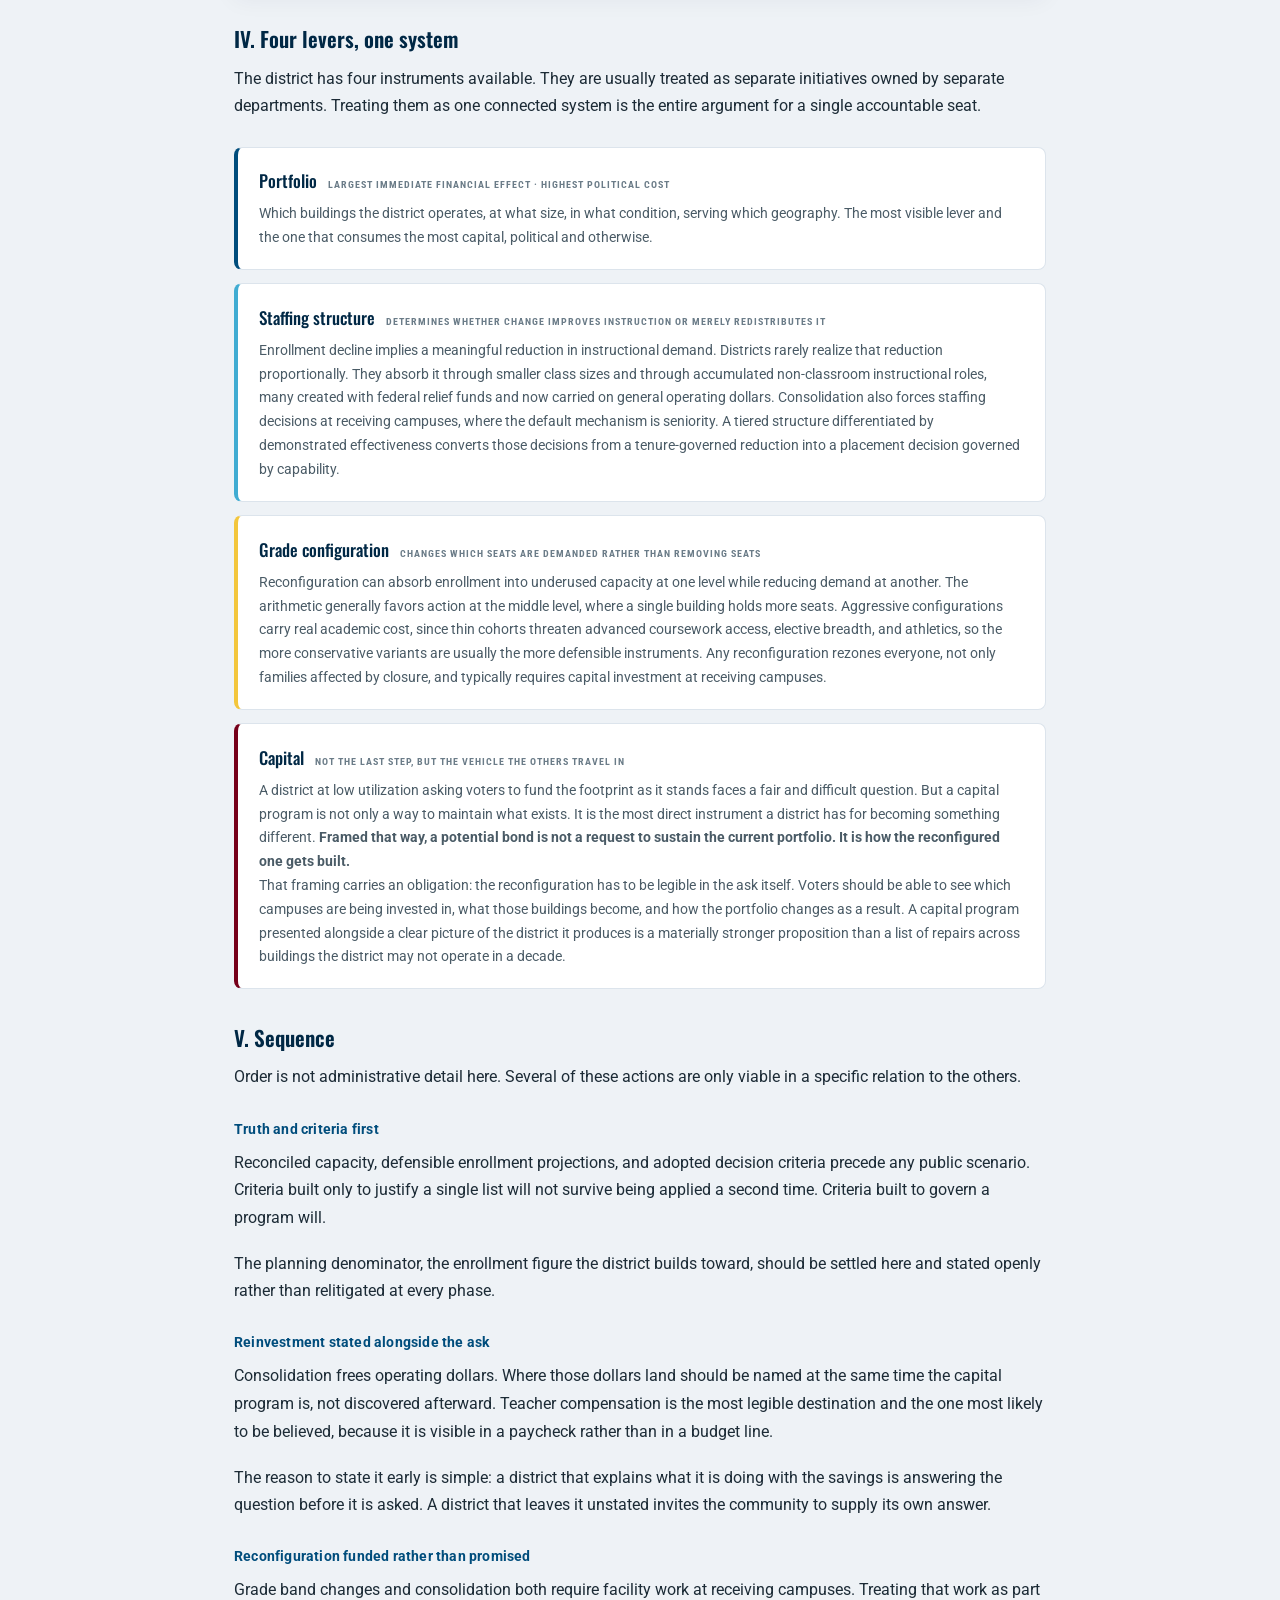
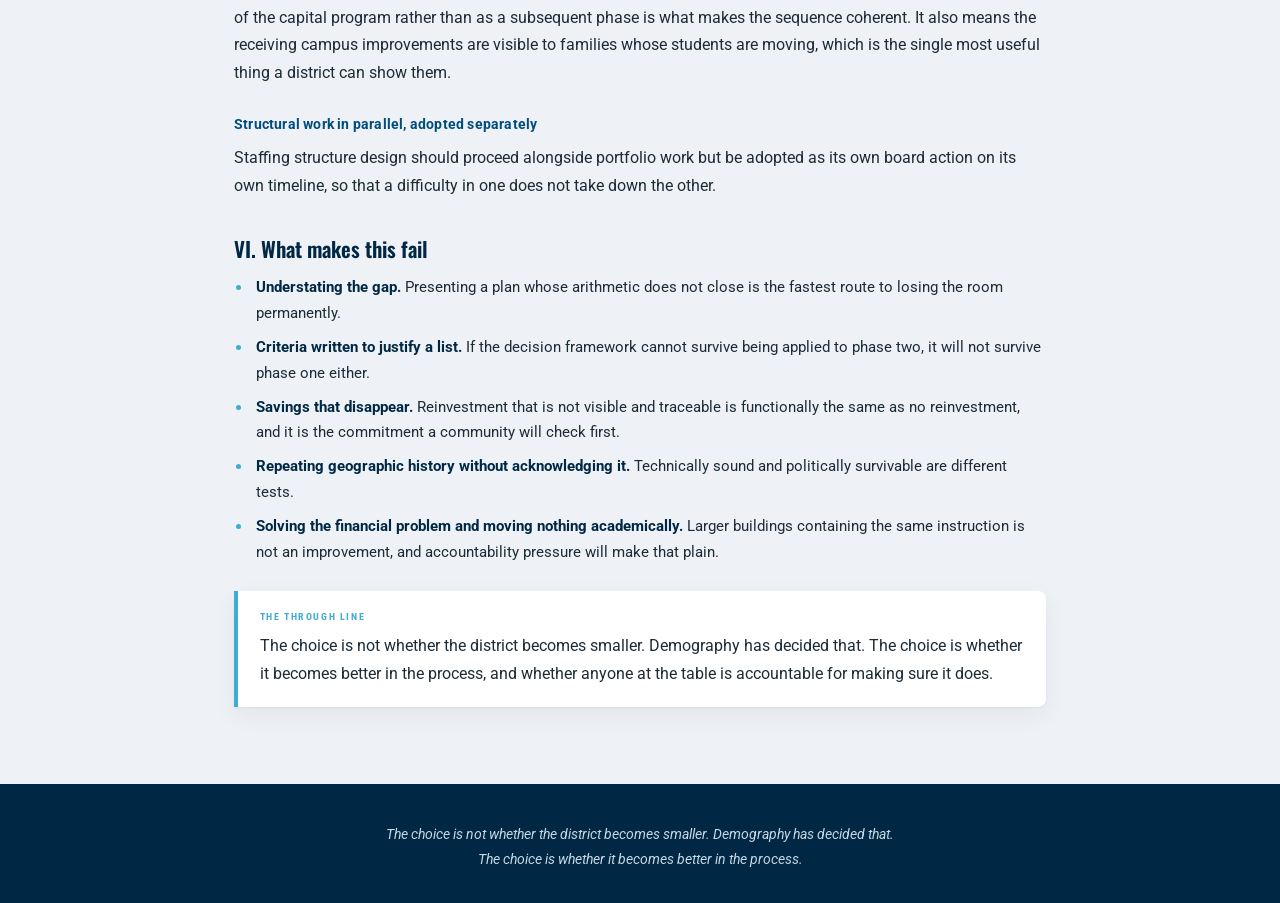
<file: portfolio-capacity.html>
<!DOCTYPE html>
<html lang="en">
<head>
<meta charset="UTF-8">
<meta name="viewport" content="width=device-width, initial-scale=1.0">
<meta name="robots" content="noindex, nofollow, noarchive, nosnippet">
<meta name="referrer" content="no-referrer">
<title>Portfolio &amp; Capacity | Working Framework</title>
<link rel="preconnect" href="https://fonts.googleapis.com">
<link rel="preconnect" href="https://fonts.gstatic.com" crossorigin>
<link href="https://fonts.googleapis.com/css2?family=Roboto:wght@400;500;700&family=Roboto+Condensed:wght@400;700&family=Oswald:wght@400;500;600&display=swap" rel="stylesheet">
<link rel="stylesheet" href="assets/css/style.css">
<style>
/* document pages: nav, hero, and body all share one measure so the page
   reads as a single column instead of narrow text inside a wide frame.
   Duplicated here so layout holds even if the shared stylesheet is cached. */
:root{--wrap:860px}
.doc-page .prose{max-width:none}
.doc-page .prose p{font-size:15.5px;line-height:1.78}
.doc-page .prose li{font-size:15px;line-height:1.72}
.doc-page .prose p.lede{font-size:17px;line-height:1.7}
.doc-page .hero h1{max-width:none}
.doc-page .hero-sub{max-width:none}
@media(max-width:900px){
  .anat-g{grid-template-columns:repeat(3,1fr)}
  .lvl{grid-template-columns:repeat(3,1fr)}
  .comp{grid-template-columns:repeat(2,1fr)}
  .cyc,.tl,.evid,.bands{grid-template-columns:repeat(2,1fr)}
}
@media(max-width:600px){
  .anat-g,.lvl,.comp,.cyc,.tl,.evid,.bands{grid-template-columns:1fr}
  .lane,.ind{grid-template-columns:1fr}
}
</style>
</head>
<body class="doc-page">
<a class="skip" href="#main">Skip to content</a>

<nav class="nav">
  <div class="nav-in">
    <div class="nav-brand">Organizational Strategy &amp; Impact<span>Irving ISD · Working Framework</span></div>
    <ul class="nav-links">
      <li><a href="index.html">Overview</a></li>
      <li><a href="strategic-planning.html">Planning</a></li>
      <li><a href="portfolio-capacity.html" aria-current="page">Portfolio</a></li>
      <li><a href="organizational-health.html">Org Health</a></li>
      <li><a href="strategic-compensation.html">Strat Comp</a></li>
      <li><a href="capacity-measurement.html">Campus Capacity</a></li>
      <li><a href="effectiveness-model.html">Effectiveness</a></li>
      <li><a href="index.html#roadmap">Roadmap</a></li>
    </ul>
  </div>
</nav>

<header class="hero">
  <div class="wrap hero-in">
    <div class="eyebrow">Domain 02 · Deep dive</div>
    <h1>Portfolio &amp; <em>Capacity</em></h1>
    <p class="hero-sub">Enrollment, facilities, staffing structure, and capital planning are usually treated as separate initiatives owned by separate departments. Treating them as one system is the entire argument, and a capital program is the most direct instrument the district has for acting on it.</p>
    <div class="hero-meta">
      <span class="pill solid">Working draft</span>
      <span class="pill">Figures pending reconciliation</span>
    </div>
  </div>
</header>

<main id="main">

<section class="sec doc">
  <div class="wrap">
    <a class="backlink" href="index.html">← Back to overview</a>

    <div class="toc">
      <div class="toc-k">In this section</div>
      <ol>
        <li><a href="#arithmetic">The arithmetic and what it costs</a></li>
        <li><a href="#serial">Why episodic response underperforms</a></li>
        <li><a href="#geography">Geographic equity as a design constraint</a></li>
        <li><a href="#levers">Four levers, one system</a></li>
        <li><a href="#sequence">Sequence</a></li>
        <li><a href="#risks">What makes this fail</a></li>
      </ol>
    </div>

    <div class="prose">
      <p class="lede">Irving ISD operates a physical plant sized for a much larger student population than it currently serves. The resulting gap is not a budgeting inconvenience. It is a structural condition that compounds quietly, and it constrains nearly every other decision the district will make over the next several years, including its capacity to fund the campuses it intends to keep.</p>

      <p>The instinctive response is to close some schools, absorb the disruption, bank the savings, and move on. That response is understandable and, on its own terms, not wrong. It is simply insufficient. Reducing the footprint without changing what the remaining buildings offer produces a smaller version of the same district.</p>

      <p>The more useful question is not how much smaller Irving becomes. It is <strong>what the district is building toward</strong>, and whether the community can see it clearly enough to invest in it.</p>

      <p>Fixed costs calibrated to a student population the district no longer serves immobilize dollars in underused buildings and duplicated campus overhead, dollars unavailable to instruction, which is the only thing a district exists to deliver.</p>
    </div>

    <div class="viz">
      <div class="viz-head">
        <div class="viz-title">Illustrative capacity picture</div>
        <div class="viz-note">Each mark ≈ 100 seats · figures require reconciliation</div>
      </div>
      <div class="dots" id="dots" aria-label="Capacity utilization visualization"></div>
      <div class="legend">
        <span><i class="key"></i> Seats with students</span>
        <span><i class="key empty"></i> Seats operating without students</span>
      </div>
    </div>

    <div class="prose">
      <div class="callout gold">
        <div class="k">Standing caveat</div>
        <p>Reported capacity in most districts blends architectural capacity with program capacity in ways that overstate what buildings actually hold. Every figure on this page is directional until a formal reconciliation is complete. Establishing that number is Phase 0 work and precedes any scenario discussion.</p>
      </div>

      <h3 id="arithmetic">I. The arithmetic and what it actually costs</h3>

      <p>The cost of excess capacity is routinely misunderstood as a utilities problem. It is not. Heating and cooling an underused building is real money but comparatively minor. The dominant cost is the <strong>fixed staffing floor</strong> every operating campus carries regardless of how many students are inside it.</p>

      <p>An elementary school requires a principal, an assistant principal, a counselor, a librarian, a nurse, front office staff, custodial staff, and cafeteria staff whether it enrolls 300 students or 600. That floor does not scale down with enrollment. It is a function of the building being open. Two half-full elementary schools cost substantially more to operate than one full one serving identical students, and the difference is almost entirely non-instructional.</p>

      <p>This is why savings estimates are frequently mischaracterized in both directions. Critics assume consolidation means teacher layoffs; it generally does not, because students move and teaching positions move with them. Advocates assume it produces dramatic savings; it produces meaningful but bounded savings, concentrated in overhead.</p>

      <div class="callout">
        <div class="k">The reframe</div>
        <p>Consolidation is not a cost-cutting exercise. It is a reallocation exercise, and what the district chooses to fund instead is the entire question.</p>
      </div>

      <h4>Naming the scale honestly</h4>

      <p>Whatever the reconciled figure turns out to be, it should be stated plainly and early, internally if not publicly. A recommendation that implies a handful of actions will resolve a structural gap will be dismantled by the first person in the room who divides. The credibility of a multi-year program depends on the district being the one to name the gap rather than being caught understating it.</p>

      <h3 id="serial">II. Why an episodic response underperforms</h3>

      <p>The standard approach, periodic rounds each treated as a discrete event, has a predictable failure mode visible in districts across the country.</p>

      <p>Round one addresses the least defensible situations: the smallest, the oldest, the ones with the weakest constituencies. It is comparatively manageable. The district absorbs a difficult year and declares the matter settled. Enrollment continues to decline. Round two arrives several years later and must reach into campuses with stronger communities and better facilities. The district's earlier assurance that the first round was sufficient is now a liability, and the community, correctly, concludes that it was misled or that leadership did not understand its own situation.</p>

      <p>Each round costs more than the last while delivering less structurally, because the manageable actions were taken first. Meanwhile the underlying ratio is never addressed, and capital continues to accumulate in buildings the district may not operate long term.</p>

      <h3 id="geography">III. Geographic equity as a design constraint</h3>

      <p>Excess capacity concentrates where enrollment declined. In most districts that is the older residential geography, frequently the same areas that absorbed prior consolidation cycles. A utilization analysis conducted without deliberate constraint will point at that geography again, mechanically and without any intent.</p>

      <p>If it does, the district finds itself asking a community that has already absorbed change to absorb more, while other areas retain what they have. That the analysis is technically sound will not resolve the concern, and it should not be expected to.</p>

      <div class="callout">
        <div class="k">Design implication</div>
        <p>The implication is not that any geography should be exempt. It is that <strong>cumulative impact must be an explicit, weighted decision criterion adopted before any scenario becomes public</strong>, and that every phase must visibly touch more than one part of the district. A district that can demonstrate it built protections against repeating its own history has a defensible position. A district that says the model pointed there does not.</p>
      </div>

      <h3 id="levers">IV. Four levers, one system</h3>

      <p>The district has four instruments available. They are usually treated as separate initiatives owned by separate departments. Treating them as one connected system is the entire argument for a single accountable seat.</p>
    </div>

    <div class="levers">
      <div class="lever l1">
        <div class="lever-top"><h4>Portfolio</h4><span class="lever-tag">Largest immediate financial effect · highest political cost</span></div>
        <p>Which buildings the district operates, at what size, in what condition, serving which geography. The most visible lever and the one that consumes the most capital, political and otherwise.</p>
      </div>
      <div class="lever l2">
        <div class="lever-top"><h4>Staffing structure</h4><span class="lever-tag">Determines whether change improves instruction or merely redistributes it</span></div>
        <p>Enrollment decline implies a meaningful reduction in instructional demand. Districts rarely realize that reduction proportionally. They absorb it through smaller class sizes and through accumulated non-classroom instructional roles, many created with federal relief funds and now carried on general operating dollars. Consolidation also forces staffing decisions at receiving campuses, where the default mechanism is seniority. A tiered structure differentiated by demonstrated effectiveness converts those decisions from a tenure-governed reduction into a placement decision governed by capability.</p>
      </div>
      <div class="lever l3">
        <div class="lever-top"><h4>Grade configuration</h4><span class="lever-tag">Changes which seats are demanded rather than removing seats</span></div>
        <p>Reconfiguration can absorb enrollment into underused capacity at one level while reducing demand at another. The arithmetic generally favors action at the middle level, where a single building holds more seats. Aggressive configurations carry real academic cost, since thin cohorts threaten advanced coursework access, elective breadth, and athletics, so the more conservative variants are usually the more defensible instruments. Any reconfiguration rezones everyone, not only families affected by closure, and typically requires capital investment at receiving campuses.</p>
      </div>
      <div class="lever l4">
        <div class="lever-top"><h4>Capital</h4><span class="lever-tag">Not the last step, but the vehicle the others travel in</span></div>
        <p>A district at low utilization asking voters to fund the footprint as it stands faces a fair and difficult question. But a capital program is not only a way to maintain what exists. It is the most direct instrument a district has for becoming something different. <strong>Framed that way, a potential bond is not a request to sustain the current portfolio. It is how the reconfigured one gets built.</strong></p>

        <p>That framing carries an obligation: the reconfiguration has to be legible in the ask itself. Voters should be able to see which campuses are being invested in, what those buildings become, and how the portfolio changes as a result. A capital program presented alongside a clear picture of the district it produces is a materially stronger proposition than a list of repairs across buildings the district may not operate in a decade.</p>
      </div>
    </div>

    <div class="prose">
      <h3 id="sequence">V. Sequence</h3>

      <p>Order is not administrative detail here. Several of these actions are only viable in a specific relation to the others.</p>

      <h4>Truth and criteria first</h4>
      <p>Reconciled capacity, defensible enrollment projections, and adopted decision criteria precede any public scenario. Criteria built only to justify a single list will not survive being applied a second time. Criteria built to govern a program will.</p>

      <p>The planning denominator, the enrollment figure the district builds toward, should be settled here and stated openly rather than relitigated at every phase.</p>

      <h4>Reinvestment stated alongside the ask</h4>
      <p>Consolidation frees operating dollars. Where those dollars land should be named at the same time the capital program is, not discovered afterward. Teacher compensation is the most legible destination and the one most likely to be believed, because it is visible in a paycheck rather than in a budget line.</p>

      <p>The reason to state it early is simple: a district that explains what it is doing with the savings is answering the question before it is asked. A district that leaves it unstated invites the community to supply its own answer.</p>

      <h4>Reconfiguration funded rather than promised</h4>
      <p>Grade band changes and consolidation both require facility work at receiving campuses. Treating that work as part of the capital program rather than as a subsequent phase is what makes the sequence coherent. It also means the receiving campus improvements are visible to families whose students are moving, which is the single most useful thing a district can show them.</p>

      <h4>Structural work in parallel, adopted separately</h4>
      <p>Staffing structure design should proceed alongside portfolio work but be adopted as its own board action on its own timeline, so that a difficulty in one does not take down the other.</p>

      <h3 id="risks">VI. What makes this fail</h3>

      <ul>
        <li><strong>Understating the gap.</strong> Presenting a plan whose arithmetic does not close is the fastest route to losing the room permanently.</li>
        <li><strong>Criteria written to justify a list.</strong> If the decision framework cannot survive being applied to phase two, it will not survive phase one either.</li>
        <li><strong>Savings that disappear.</strong> Reinvestment that is not visible and traceable is functionally the same as no reinvestment, and it is the commitment a community will check first.</li>
        <li><strong>Repeating geographic history without acknowledging it.</strong> Technically sound and politically survivable are different tests.</li>
        <li><strong>Solving the financial problem and moving nothing academically.</strong> Larger buildings containing the same instruction is not an improvement, and accountability pressure will make that plain.</li>
      </ul>

      <div class="callout">
        <div class="k">The through line</div>
        <p>The choice is not whether the district becomes smaller. Demography has decided that. The choice is whether it becomes better in the process, and whether anyone at the table is accountable for making sure it does.</p>
      </div>
    </div>

  </div>
</section>

</main>

<footer class="foot">
  <div class="wrap">
    <p class="foot-note foot-close">The choice is not whether the district becomes smaller. Demography has decided that. The choice is whether it becomes better in the process.</p>
  </div>
</footer>

<script>
(function(){
  var el=document.getElementById('dots');
  if(!el)return;
  var total=440, filled=270, f=document.createDocumentFragment();
  for(var i=0;i<total;i++){
    var d=document.createElement('i');
    d.className='dot'+(i<filled?'':' empty');
    f.appendChild(d);
  }
  el.appendChild(f);
})();
</script>

</body>
</html>
</file>
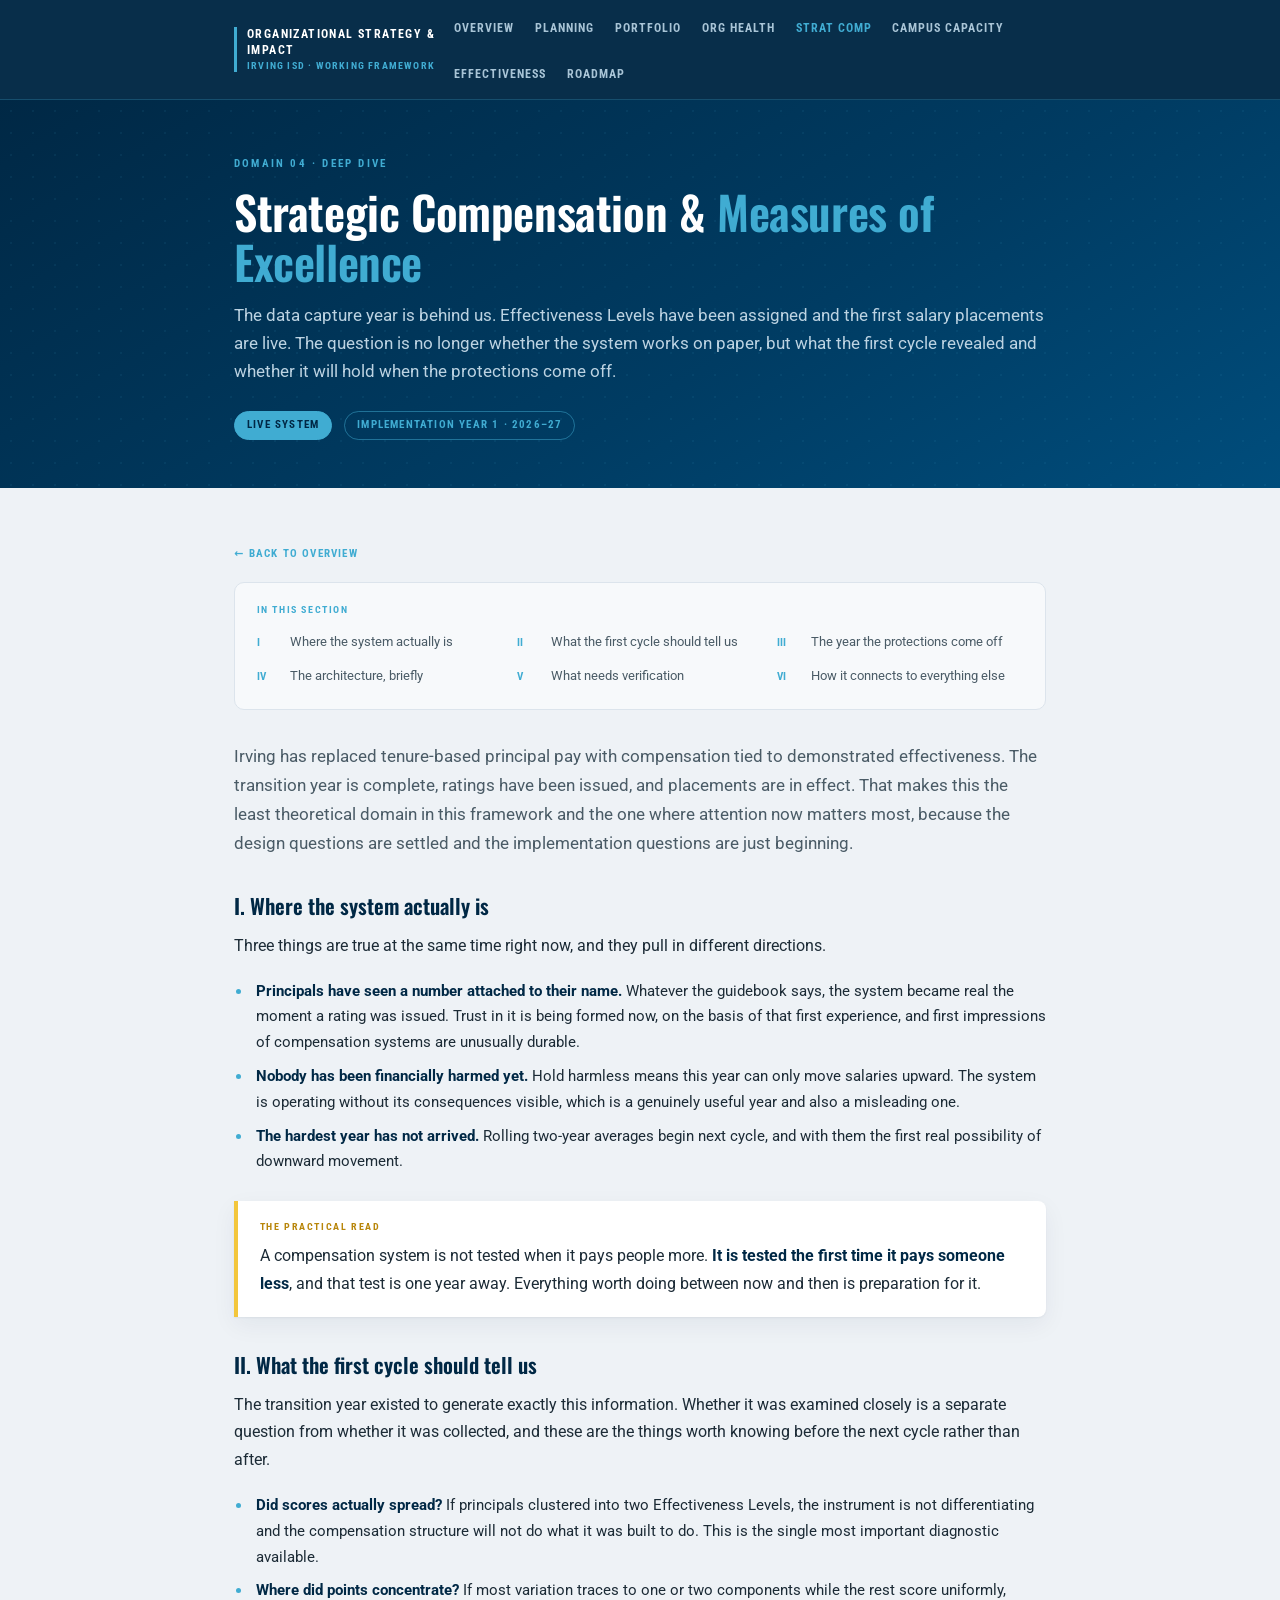
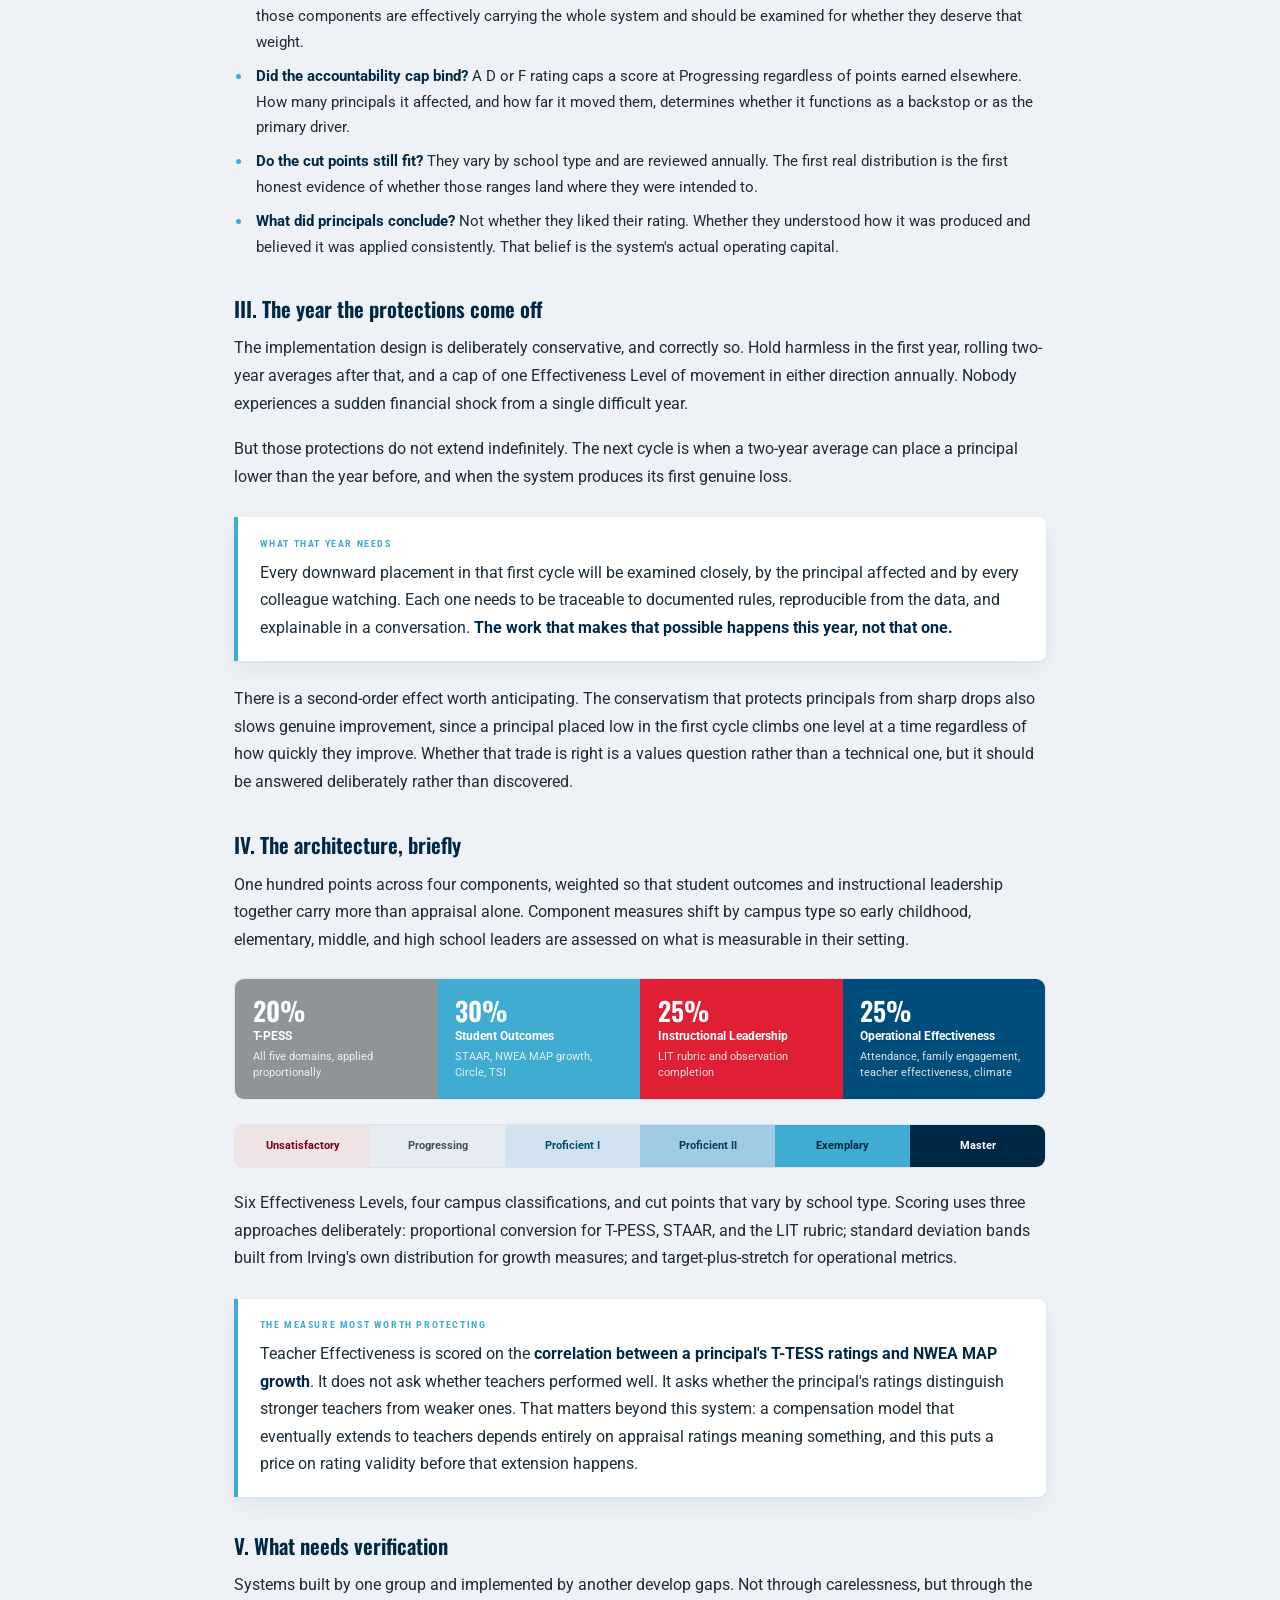
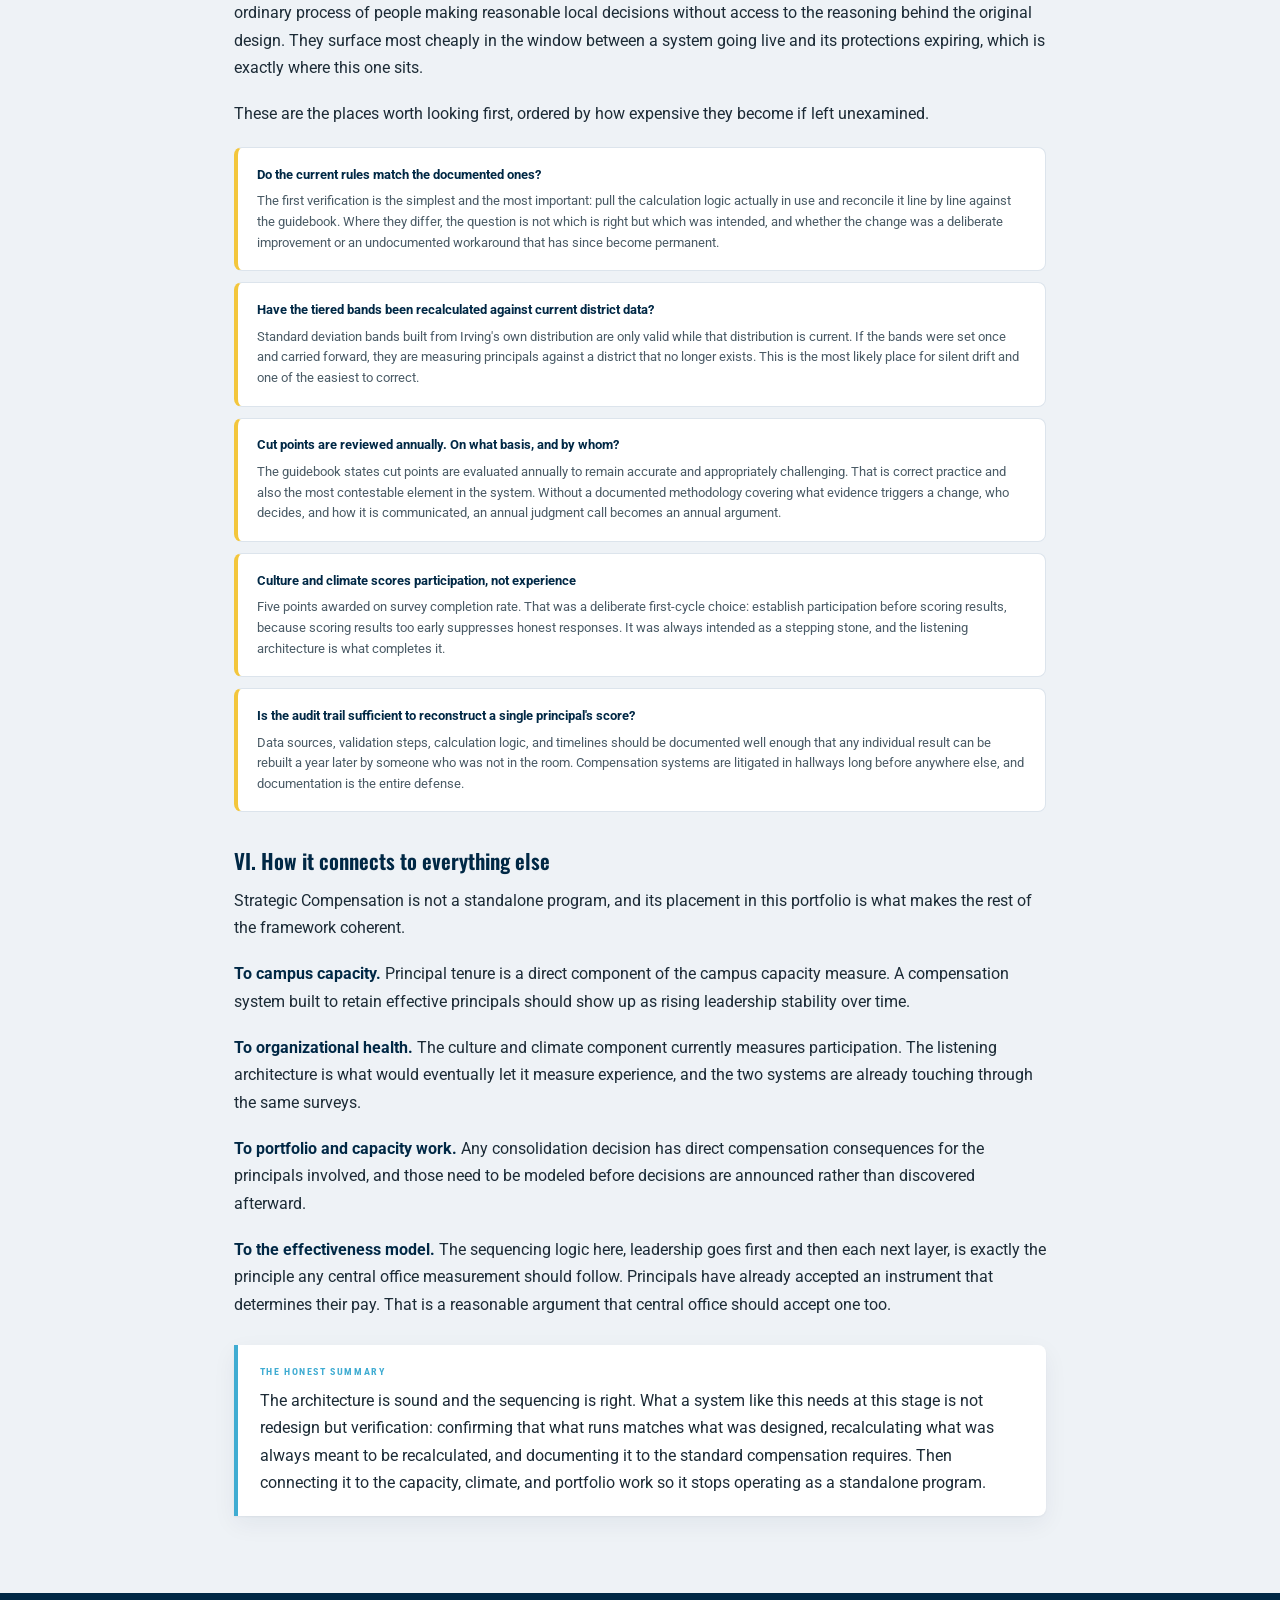
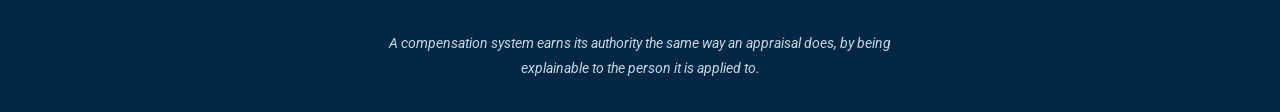
<file: strategic-compensation.html>
<!DOCTYPE html>
<html lang="en">
<head>
<meta charset="UTF-8">
<meta name="viewport" content="width=device-width, initial-scale=1.0">
<meta name="robots" content="noindex, nofollow, noarchive, nosnippet">
<meta name="referrer" content="no-referrer">
<title>Strategic Compensation | Working Framework</title>
<link rel="preconnect" href="https://fonts.googleapis.com">
<link rel="preconnect" href="https://fonts.gstatic.com" crossorigin>
<link href="https://fonts.googleapis.com/css2?family=Roboto:wght@400;500;700&family=Roboto+Condensed:wght@400;700&family=Oswald:wght@400;500;600&display=swap" rel="stylesheet">
<link rel="stylesheet" href="assets/css/style.css">
<style>
.comp{display:grid;grid-template-columns:repeat(4,1fr);gap:0;border-radius:var(--r);overflow:hidden;margin:1.5rem 0;border:1px solid var(--line)}
.comp-c{padding:1.15rem 1.1rem}
.comp-c.k1{background:#8f9499}.comp-c.k2{background:var(--blue)}
.comp-c.k3{background:var(--red)}.comp-c.k4{background:var(--navy)}
.comp-pct{font-family:var(--disp);font-weight:600;font-size:26px;color:#fff;line-height:1}
.comp-n{font-size:12px;font-weight:700;color:#fff;margin:.3rem 0 .35rem;line-height:1.25}
.comp-d{font-size:11px;color:rgba(255,255,255,.85);line-height:1.45}
.lvl{display:grid;grid-template-columns:repeat(6,1fr);gap:0;margin:1.4rem 0;border-radius:var(--r);overflow:hidden;border:1px solid var(--line)}
.lvl-c{padding:.85rem .5rem;text-align:center;font-size:11px;font-weight:700;line-height:1.3}
.lvl-c:nth-child(1){background:#f0e3e5;color:#76001a}
.lvl-c:nth-child(2){background:#e6ecf1;color:#41525e}
.lvl-c:nth-child(3){background:#cfe2ee;color:#014a72}
.lvl-c:nth-child(4){background:#9fcbe2;color:#013a5c}
.lvl-c:nth-child(5){background:#40acd2;color:#002845}
.lvl-c:nth-child(6){background:var(--navy-deep);color:#fff}
.stbl{width:100%;border-collapse:collapse;font-size:12.5px;background:var(--white);border:1px solid var(--line);border-radius:var(--r);overflow:hidden;margin:1.3rem 0}
.stbl thead th{background:var(--navy-deep);color:#fff;font-family:var(--cond);font-size:10px;font-weight:700;letter-spacing:1.1px;text-transform:uppercase;text-align:left;padding:.65rem .8rem}
.stbl td{padding:.65rem .8rem;border-top:1px solid var(--line);vertical-align:top;line-height:1.5}
.stbl tbody tr:nth-child(even){background:#fafcfd}
.stbl td:first-child{font-weight:700;color:var(--navy);white-space:nowrap}
.stbl td.m{color:var(--ink-mute);font-size:12px}
.wx{overflow-x:auto;-webkit-overflow-scrolling:touch}
.tl{display:grid;grid-template-columns:repeat(4,1fr);gap:.7rem;margin:1.5rem 0}
.tl-c{border-radius:8px;padding:.95rem 1rem;border-top:4px solid var(--blue);background:var(--white);border-left:1px solid var(--line);border-right:1px solid var(--line);border-bottom:1px solid var(--line)}
.tl-c.on{background:#fff8e6;border-top-color:var(--gold)}
.tl-y{font-family:var(--cond);font-size:11px;font-weight:700;letter-spacing:1px;color:var(--navy);margin-bottom:.3rem}
.tl-c.on .tl-y{color:#b8860b}
.tl-t{font-size:12.5px;font-weight:700;color:var(--navy-deep);margin-bottom:.35rem;line-height:1.3}
.tl-d{font-size:11.5px;color:var(--ink-soft);line-height:1.55}
.q{background:var(--white);border:1px solid var(--line);border-left:4px solid var(--gold);border-radius:8px;padding:1.05rem 1.2rem;margin-bottom:.7rem}
.q h5{font-size:13px;font-weight:700;color:var(--navy-deep);margin-bottom:.35rem}
.q p{font-size:12.8px;color:var(--ink-soft);line-height:1.62}

/* document pages: nav, hero, and body all share one measure so the page
   reads as a single column instead of narrow text inside a wide frame.
   Duplicated here so layout holds even if the shared stylesheet is cached. */
:root{--wrap:860px}
.doc-page .prose{max-width:none}
.doc-page .prose p{font-size:15.5px;line-height:1.78}
.doc-page .prose li{font-size:15px;line-height:1.72}
.doc-page .prose p.lede{font-size:17px;line-height:1.7}
.doc-page .hero h1{max-width:none}
.doc-page .hero-sub{max-width:none}
@media(max-width:900px){
  .anat-g{grid-template-columns:repeat(3,1fr)}
  .lvl{grid-template-columns:repeat(3,1fr)}
  .comp{grid-template-columns:repeat(2,1fr)}
  .cyc,.tl,.evid,.bands{grid-template-columns:repeat(2,1fr)}
}
@media(max-width:600px){
  .anat-g,.lvl,.comp,.cyc,.tl,.evid,.bands{grid-template-columns:1fr}
  .lane,.ind{grid-template-columns:1fr}
}
</style>
</head>
<body class="doc-page">
<a class="skip" href="#main">Skip to content</a>

<nav class="nav">
  <div class="nav-in">
    <div class="nav-brand">Organizational Strategy &amp; Impact<span>Irving ISD · Working Framework</span></div>
    <ul class="nav-links">
      <li><a href="index.html">Overview</a></li>
      <li><a href="strategic-planning.html">Planning</a></li>
      <li><a href="portfolio-capacity.html">Portfolio</a></li>
      <li><a href="organizational-health.html">Org Health</a></li>
      <li><a href="strategic-compensation.html" aria-current="page">Strat Comp</a></li>
      <li><a href="capacity-measurement.html">Campus Capacity</a></li>
      <li><a href="effectiveness-model.html">Effectiveness</a></li>
      <li><a href="index.html#roadmap">Roadmap</a></li>
    </ul>
  </div>
</nav>

<header class="hero">
  <div class="wrap hero-in">
    <div class="eyebrow">Domain 04 · Deep dive</div>
    <h1>Strategic Compensation &amp; <em>Measures of Excellence</em></h1>
    <p class="hero-sub">The data capture year is behind us. Effectiveness Levels have been assigned and the first salary placements are live. The question is no longer whether the system works on paper, but what the first cycle revealed and whether it will hold when the protections come off.</p>
    <div class="hero-meta">
      <span class="pill solid">Live system</span>
      <span class="pill">Implementation Year 1 · 2026–27</span>
    </div>
  </div>
</header>

<main id="main">

<section class="sec doc">
  <div class="wrap">
    <a class="backlink" href="index.html">← Back to overview</a>

    <div class="toc">
      <div class="toc-k">In this section</div>
      <ol>
        <li><a href="#where">Where the system actually is</a></li>
        <li><a href="#firstcycle">What the first cycle should tell us</a></li>
        <li><a href="#cliff">The year the protections come off</a></li>
        <li><a href="#arch">The architecture, briefly</a></li>
        <li><a href="#verify">What needs verification</a></li>
        <li><a href="#connect">How it connects to everything else</a></li>
      </ol>
    </div>

    <div class="prose">
      <p class="lede">Irving has replaced tenure-based principal pay with compensation tied to demonstrated effectiveness. The transition year is complete, ratings have been issued, and placements are in effect. That makes this the least theoretical domain in this framework and the one where attention now matters most, because the design questions are settled and the implementation questions are just beginning.</p>

      <h3 id="where">I. Where the system actually is</h3>

      <p>Three things are true at the same time right now, and they pull in different directions.</p>

      <ul>
        <li><strong>Principals have seen a number attached to their name.</strong> Whatever the guidebook says, the system became real the moment a rating was issued. Trust in it is being formed now, on the basis of that first experience, and first impressions of compensation systems are unusually durable.</li>
        <li><strong>Nobody has been financially harmed yet.</strong> Hold harmless means this year can only move salaries upward. The system is operating without its consequences visible, which is a genuinely useful year and also a misleading one.</li>
        <li><strong>The hardest year has not arrived.</strong> Rolling two-year averages begin next cycle, and with them the first real possibility of downward movement.</li>
      </ul>

      <div class="callout gold">
        <div class="k">The practical read</div>
        <p>A compensation system is not tested when it pays people more. <strong>It is tested the first time it pays someone less</strong>, and that test is one year away. Everything worth doing between now and then is preparation for it.</p>
      </div>

      <h3 id="firstcycle">II. What the first cycle should tell us</h3>

      <p>The transition year existed to generate exactly this information. Whether it was examined closely is a separate question from whether it was collected, and these are the things worth knowing before the next cycle rather than after.</p>

      <ul>
        <li><strong>Did scores actually spread?</strong> If principals clustered into two Effectiveness Levels, the instrument is not differentiating and the compensation structure will not do what it was built to do. This is the single most important diagnostic available.</li>
        <li><strong>Where did points concentrate?</strong> If most variation traces to one or two components while the rest score uniformly, those components are effectively carrying the whole system and should be examined for whether they deserve that weight.</li>
        <li><strong>Did the accountability cap bind?</strong> A D or F rating caps a score at Progressing regardless of points earned elsewhere. How many principals it affected, and how far it moved them, determines whether it functions as a backstop or as the primary driver.</li>
        <li><strong>Do the cut points still fit?</strong> They vary by school type and are reviewed annually. The first real distribution is the first honest evidence of whether those ranges land where they were intended to.</li>
        <li><strong>What did principals conclude?</strong> Not whether they liked their rating. Whether they understood how it was produced and believed it was applied consistently. That belief is the system's actual operating capital.</li>
      </ul>

      <h3 id="cliff">III. The year the protections come off</h3>

      <p>The implementation design is deliberately conservative, and correctly so. Hold harmless in the first year, rolling two-year averages after that, and a cap of one Effectiveness Level of movement in either direction annually. Nobody experiences a sudden financial shock from a single difficult year.</p>

      <p>But those protections do not extend indefinitely. The next cycle is when a two-year average can place a principal lower than the year before, and when the system produces its first genuine loss.</p>

      <div class="callout">
        <div class="k">What that year needs</div>
        <p>Every downward placement in that first cycle will be examined closely, by the principal affected and by every colleague watching. Each one needs to be traceable to documented rules, reproducible from the data, and explainable in a conversation. <strong>The work that makes that possible happens this year, not that one.</strong></p>
      </div>

      <p>There is a second-order effect worth anticipating. The conservatism that protects principals from sharp drops also slows genuine improvement, since a principal placed low in the first cycle climbs one level at a time regardless of how quickly they improve. Whether that trade is right is a values question rather than a technical one, but it should be answered deliberately rather than discovered.</p>

      <h3 id="arch">IV. The architecture, briefly</h3>

      <p>One hundred points across four components, weighted so that student outcomes and instructional leadership together carry more than appraisal alone. Component measures shift by campus type so early childhood, elementary, middle, and high school leaders are assessed on what is measurable in their setting.</p>

    </div>

    <div class="comp">
      <div class="comp-c k1"><div class="comp-pct">20%</div><div class="comp-n">T-PESS</div><div class="comp-d">All five domains, applied proportionally</div></div>
      <div class="comp-c k2"><div class="comp-pct">30%</div><div class="comp-n">Student Outcomes</div><div class="comp-d">STAAR, NWEA MAP growth, Circle, TSI</div></div>
      <div class="comp-c k3"><div class="comp-pct">25%</div><div class="comp-n">Instructional Leadership</div><div class="comp-d">LIT rubric and observation completion</div></div>
      <div class="comp-c k4"><div class="comp-pct">25%</div><div class="comp-n">Operational Effectiveness</div><div class="comp-d">Attendance, family engagement, teacher effectiveness, climate</div></div>
    </div>

    <div class="lvl">
      <div class="lvl-c">Unsatisfactory</div>
      <div class="lvl-c">Progressing</div>
      <div class="lvl-c">Proficient I</div>
      <div class="lvl-c">Proficient II</div>
      <div class="lvl-c">Exemplary</div>
      <div class="lvl-c">Master</div>
    </div>

    <div class="prose">
      <p>Six Effectiveness Levels, four campus classifications, and cut points that vary by school type. Scoring uses three approaches deliberately: proportional conversion for T-PESS, STAAR, and the LIT rubric; standard deviation bands built from Irving's own distribution for growth measures; and target-plus-stretch for operational metrics.</p>

      <div class="callout">
        <div class="k">The measure most worth protecting</div>
        <p>Teacher Effectiveness is scored on the <strong>correlation between a principal's T-TESS ratings and NWEA MAP growth</strong>. It does not ask whether teachers performed well. It asks whether the principal's ratings distinguish stronger teachers from weaker ones. That matters beyond this system: a compensation model that eventually extends to teachers depends entirely on appraisal ratings meaning something, and this puts a price on rating validity before that extension happens.</p>
      </div>

      <h3 id="verify">V. What needs verification</h3>
      <p>Systems built by one group and implemented by another develop gaps. Not through carelessness, but through the ordinary process of people making reasonable local decisions without access to the reasoning behind the original design. They surface most cheaply in the window between a system going live and its protections expiring, which is exactly where this one sits.</p>

      <p>These are the places worth looking first, ordered by how expensive they become if left unexamined.</p>
    </div>

    <div class="q"><h5>Do the current rules match the documented ones?</h5><p>The first verification is the simplest and the most important: pull the calculation logic actually in use and reconcile it line by line against the guidebook. Where they differ, the question is not which is right but which was intended, and whether the change was a deliberate improvement or an undocumented workaround that has since become permanent.</p></div>

    <div class="q"><h5>Have the tiered bands been recalculated against current district data?</h5><p>Standard deviation bands built from Irving's own distribution are only valid while that distribution is current. If the bands were set once and carried forward, they are measuring principals against a district that no longer exists. This is the most likely place for silent drift and one of the easiest to correct.</p></div>

    <div class="q"><h5>Cut points are reviewed annually. On what basis, and by whom?</h5><p>The guidebook states cut points are evaluated annually to remain accurate and appropriately challenging. That is correct practice and also the most contestable element in the system. Without a documented methodology covering what evidence triggers a change, who decides, and how it is communicated, an annual judgment call becomes an annual argument.</p></div>

    <div class="q"><h5>Culture and climate scores participation, not experience</h5><p>Five points awarded on survey completion rate. That was a deliberate first-cycle choice: establish participation before scoring results, because scoring results too early suppresses honest responses. It was always intended as a stepping stone, and the listening architecture is what completes it.</p></div>

    <div class="q"><h5>Is the audit trail sufficient to reconstruct a single principal's score?</h5><p>Data sources, validation steps, calculation logic, and timelines should be documented well enough that any individual result can be rebuilt a year later by someone who was not in the room. Compensation systems are litigated in hallways long before anywhere else, and documentation is the entire defense.</p></div>

    <div class="prose">
      <h3 id="connect">VI. How it connects to everything else</h3>

      <p>Strategic Compensation is not a standalone program, and its placement in this portfolio is what makes the rest of the framework coherent.</p>

      <p><strong>To campus capacity.</strong> Principal tenure is a direct component of the campus capacity measure. A compensation system built to retain effective principals should show up as rising leadership stability over time.</p>

      <p><strong>To organizational health.</strong> The culture and climate component currently measures participation. The listening architecture is what would eventually let it measure experience, and the two systems are already touching through the same surveys.</p>

      <p><strong>To portfolio and capacity work.</strong> Any consolidation decision has direct compensation consequences for the principals involved, and those need to be modeled before decisions are announced rather than discovered afterward.</p>

      <p><strong>To the effectiveness model.</strong> The sequencing logic here, leadership goes first and then each next layer, is exactly the principle any central office measurement should follow. Principals have already accepted an instrument that determines their pay. That is a reasonable argument that central office should accept one too.</p>

      <div class="callout">
        <div class="k">The honest summary</div>
        <p>The architecture is sound and the sequencing is right. What a system like this needs at this stage is not redesign but verification: confirming that what runs matches what was designed, recalculating what was always meant to be recalculated, and documenting it to the standard compensation requires. Then connecting it to the capacity, climate, and portfolio work so it stops operating as a standalone program.</p>
      </div>
    </div>

  </div>
</section>

</main>

<footer class="foot">
  <div class="wrap">
    <p class="foot-note foot-close">A compensation system earns its authority the same way an appraisal does, by being explainable to the person it is applied to.</p>
  </div>
</footer>

</body>
</html>
</file>
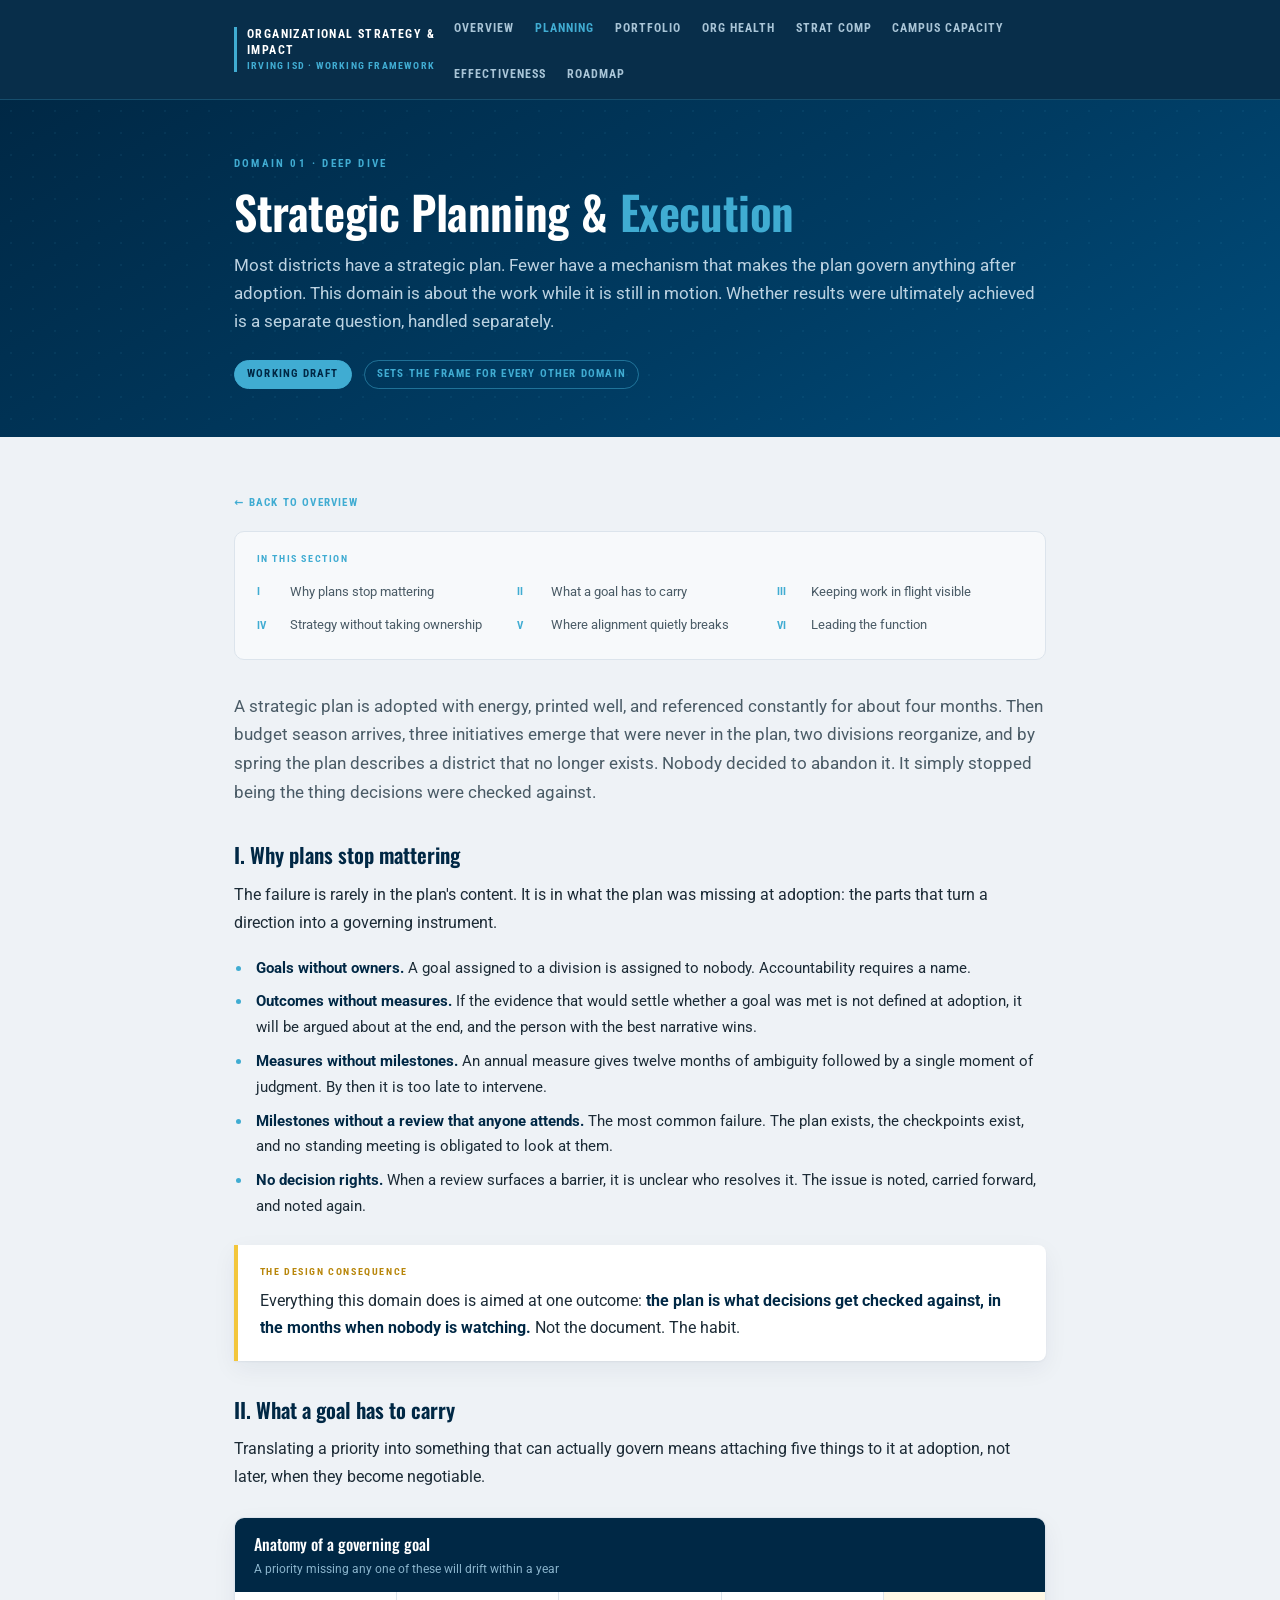
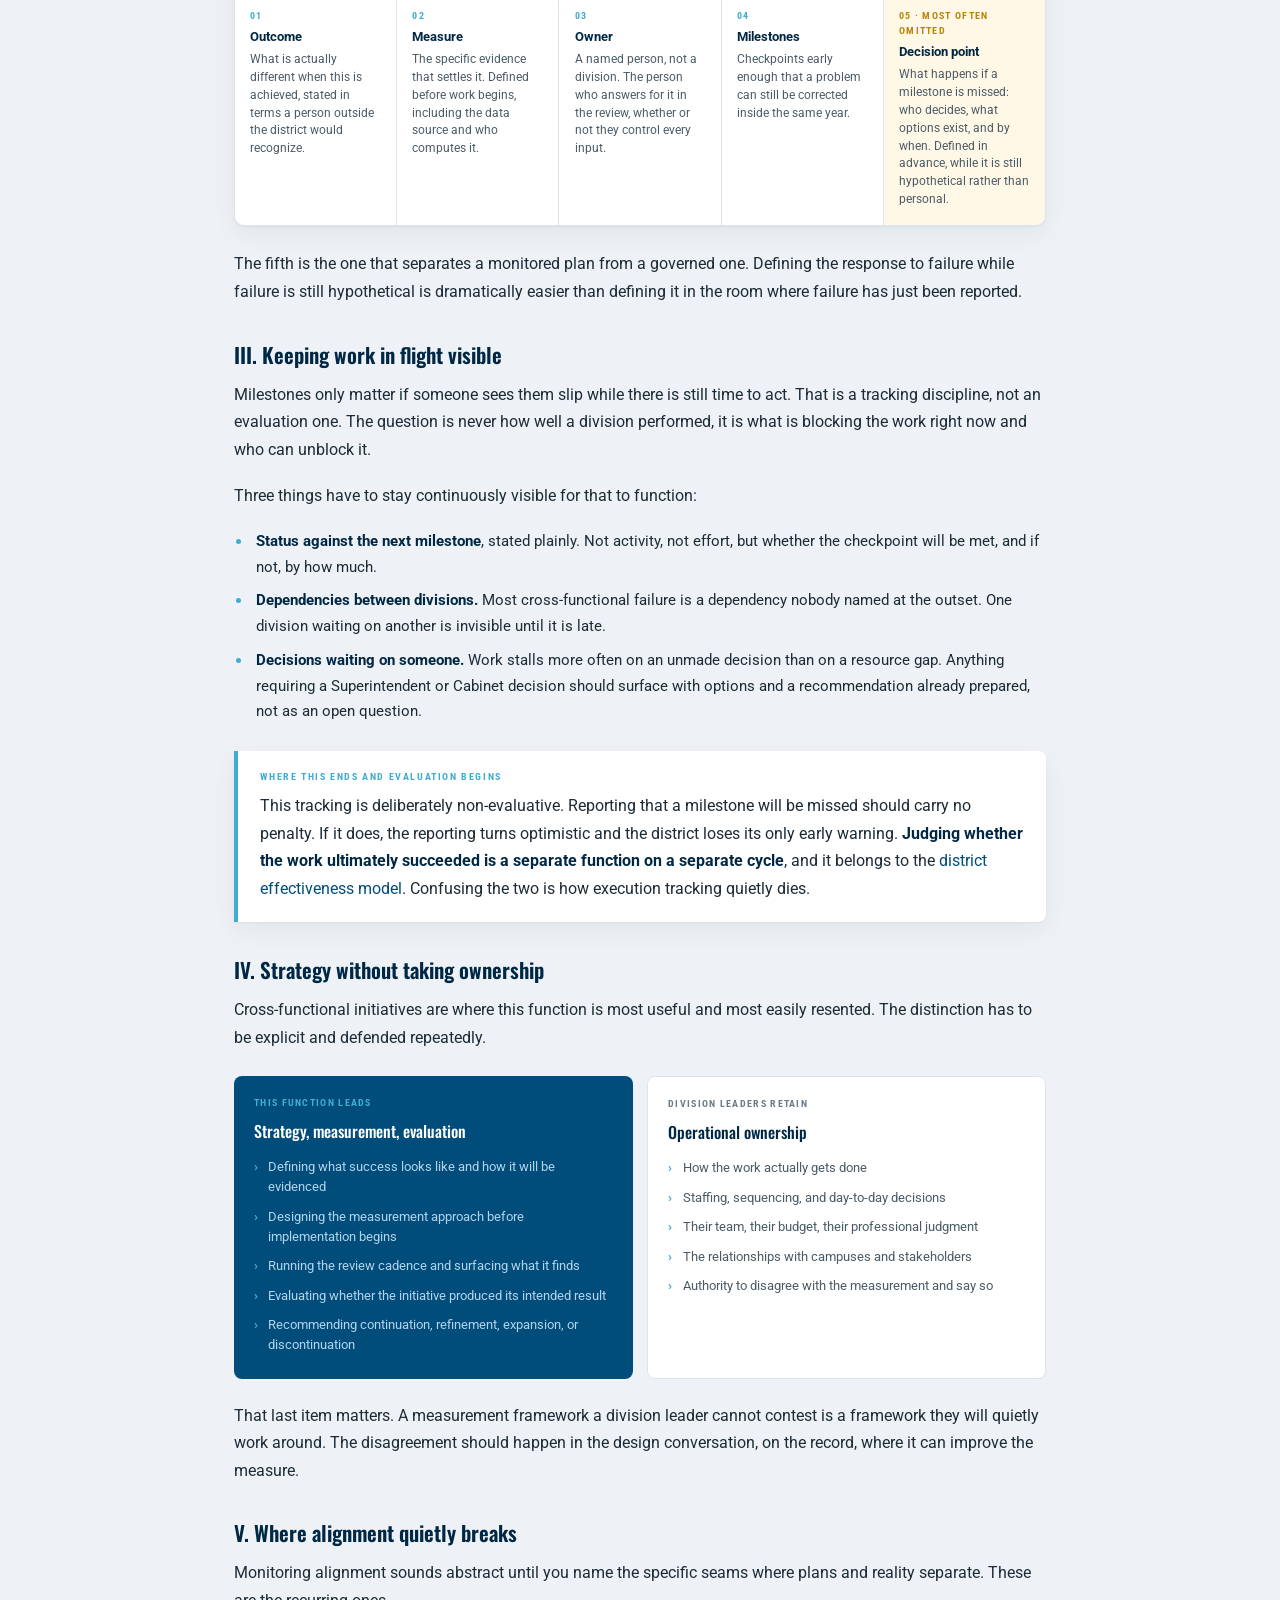
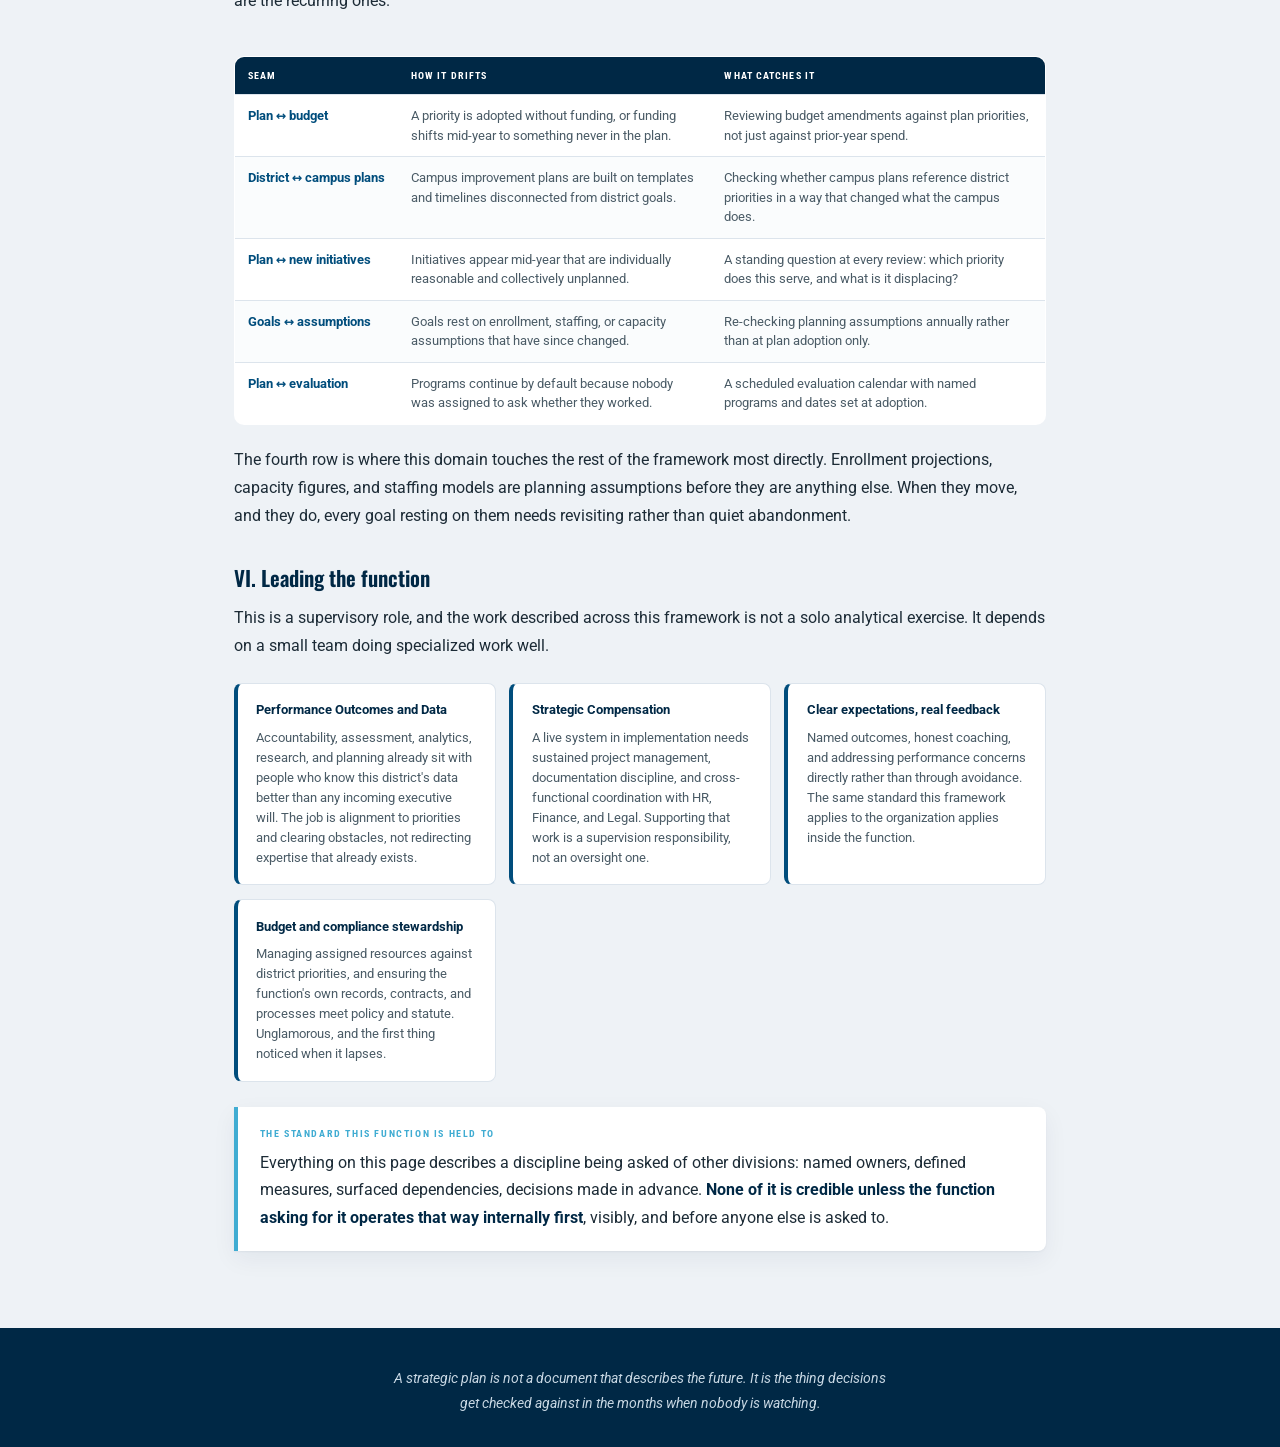
<file: strategic-planning.html>
<!DOCTYPE html>
<html lang="en">
<head>
<meta charset="UTF-8">
<meta name="viewport" content="width=device-width, initial-scale=1.0">
<meta name="robots" content="noindex, nofollow, noarchive, nosnippet">
<meta name="referrer" content="no-referrer">
<title>Strategic Planning &amp; Execution | Working Framework</title>
<link rel="preconnect" href="https://fonts.googleapis.com">
<link rel="preconnect" href="https://fonts.gstatic.com" crossorigin>
<link href="https://fonts.googleapis.com/css2?family=Roboto:wght@400;500;700&family=Roboto+Condensed:wght@400;700&family=Oswald:wght@400;500;600&display=swap" rel="stylesheet">
<link rel="stylesheet" href="assets/css/style.css">
<style>
.anat{background:var(--white);border:1px solid var(--line);border-radius:var(--r);overflow:hidden;margin:1.6rem 0;box-shadow:var(--shadow)}
.anat-h{background:var(--navy-deep);padding:.85rem 1.2rem}
.anat-h .t{font-family:'Oswald',sans-serif;font-weight:500;font-size:16px;color:#fff}
.anat-h .s{font-size:11.5px;color:#8ab4cc;margin-top:.15rem}
.anat-g{display:grid;grid-template-columns:repeat(5,1fr);gap:1px;background:var(--line)}
.anat-c{background:var(--white);padding:1rem .95rem}
.anat-c .k{font-family:var(--cond);font-size:9.5px;font-weight:700;letter-spacing:1.3px;text-transform:uppercase;color:var(--blue);margin-bottom:.4rem}
.anat-c h5{font-size:12.5px;font-weight:700;color:var(--navy-deep);margin-bottom:.35rem;line-height:1.3}
.anat-c p{font-size:11.5px;color:var(--ink-soft);line-height:1.55}
.anat-c.miss{background:#fff8e6}
.anat-c.miss .k{color:#b8860b}
.cyc{display:grid;grid-template-columns:repeat(4,1fr);gap:.7rem;margin:1.5rem 0}
.cyc-c{background:var(--white);border:1px solid var(--line);border-top:4px solid var(--blue);border-radius:8px;padding:1rem}
.cyc-q{font-family:var(--cond);font-size:10px;font-weight:700;letter-spacing:1.3px;text-transform:uppercase;color:var(--blue);margin-bottom:.35rem}
.cyc-c h5{font-size:12.5px;font-weight:700;color:var(--navy-deep);margin-bottom:.4rem;line-height:1.3}
.cyc-c p{font-size:11.5px;color:var(--ink-soft);line-height:1.55}
.drift{width:100%;border-collapse:collapse;font-size:12.5px;background:var(--white);border:1px solid var(--line);border-radius:var(--r);overflow:hidden;margin:1.4rem 0}
.drift thead th{background:var(--navy-deep);color:#fff;font-family:var(--cond);font-size:10px;font-weight:700;letter-spacing:1.1px;text-transform:uppercase;text-align:left;padding:.65rem .8rem}
.drift td{padding:.7rem .8rem;border-top:1px solid var(--line);vertical-align:top;line-height:1.55}
.drift tbody tr:nth-child(even){background:#fafcfd}
.drift td:first-child{font-weight:700;color:var(--navy);white-space:nowrap}
.drift td.m{color:var(--ink-soft)}
.wx{overflow-x:auto;-webkit-overflow-scrolling:touch}
.lane{display:grid;grid-template-columns:1fr 1fr;gap:.9rem;margin:1.5rem 0}
.lane-c{border-radius:8px;padding:1.15rem 1.25rem}
.lane-c.mine{background:var(--navy);color:#fff}
.lane-c.theirs{background:var(--white);border:1px solid var(--line)}
.lane-c .k{font-family:var(--cond);font-size:10px;font-weight:700;letter-spacing:1.3px;text-transform:uppercase;margin-bottom:.5rem}
.lane-c.mine .k{color:var(--blue)}
.lane-c.theirs .k{color:var(--ink-mute)}
.lane-c h5{font-family:'Oswald',sans-serif;font-weight:500;font-size:16px;margin-bottom:.5rem}
.lane-c.mine h5{color:#fff}
.lane-c.theirs h5{color:var(--navy-deep)}
.lane-c ul{list-style:none;margin:0}
.lane-c li{font-size:12.5px;line-height:1.6;padding:.3rem 0 .3rem .9rem;position:relative}
.lane-c li::before{content:"›";position:absolute;left:0;font-weight:700}
.lane-c.mine li{color:#b3d4ea}
.lane-c.mine li::before{color:var(--blue)}
.lane-c.theirs li{color:var(--ink-soft)}
.lane-c.theirs li::before{color:var(--blue)}
.team{display:grid;grid-template-columns:repeat(auto-fit,minmax(240px,1fr));gap:.85rem;margin:1.4rem 0}
.team-c{background:var(--white);border:1px solid var(--line);border-left:4px solid var(--navy);border-radius:8px;padding:1.05rem 1.15rem}
.team-c h5{font-size:13px;font-weight:700;color:var(--navy-deep);margin-bottom:.4rem}
.team-c p{font-size:12.5px;color:var(--ink-soft);line-height:1.6}

/* document pages: nav, hero, and body all share one measure so the page
   reads as a single column instead of narrow text inside a wide frame.
   Duplicated here so layout holds even if the shared stylesheet is cached. */
:root{--wrap:860px}
.doc-page .prose{max-width:none}
.doc-page .prose p{font-size:15.5px;line-height:1.78}
.doc-page .prose li{font-size:15px;line-height:1.72}
.doc-page .prose p.lede{font-size:17px;line-height:1.7}
.doc-page .hero h1{max-width:none}
.doc-page .hero-sub{max-width:none}
@media(max-width:900px){
  .anat-g{grid-template-columns:repeat(3,1fr)}
  .lvl{grid-template-columns:repeat(3,1fr)}
  .comp{grid-template-columns:repeat(2,1fr)}
  .cyc,.tl,.evid,.bands{grid-template-columns:repeat(2,1fr)}
}
@media(max-width:600px){
  .anat-g,.lvl,.comp,.cyc,.tl,.evid,.bands{grid-template-columns:1fr}
  .lane,.ind{grid-template-columns:1fr}
}
</style>
</head>
<body class="doc-page">
<a class="skip" href="#main">Skip to content</a>

<nav class="nav">
  <div class="nav-in">
    <div class="nav-brand">Organizational Strategy &amp; Impact<span>Irving ISD · Working Framework</span></div>
    <ul class="nav-links">
      <li><a href="index.html">Overview</a></li>
      <li><a href="strategic-planning.html" aria-current="page">Planning</a></li>
      <li><a href="portfolio-capacity.html">Portfolio</a></li>
      <li><a href="organizational-health.html">Org Health</a></li>
      <li><a href="strategic-compensation.html">Strat Comp</a></li>
      <li><a href="capacity-measurement.html">Campus Capacity</a></li>
      <li><a href="effectiveness-model.html">Effectiveness</a></li>
      <li><a href="index.html#roadmap">Roadmap</a></li>
    </ul>
  </div>
</nav>

<header class="hero">
  <div class="wrap hero-in">
    <div class="eyebrow">Domain 01 · Deep dive</div>
    <h1>Strategic Planning &amp; <em>Execution</em></h1>
    <p class="hero-sub">Most districts have a strategic plan. Fewer have a mechanism that makes the plan govern anything after adoption. This domain is about the work while it is still in motion. Whether results were ultimately achieved is a separate question, handled separately.</p>
    <div class="hero-meta">
      <span class="pill solid">Working draft</span>
      <span class="pill">Sets the frame for every other domain</span>
    </div>
  </div>
</header>

<main id="main">

<section class="sec doc">
  <div class="wrap">
    <a class="backlink" href="index.html">← Back to overview</a>

    <div class="toc">
      <div class="toc-k">In this section</div>
      <ol>
        <li><a href="#why">Why plans stop mattering</a></li>
        <li><a href="#anatomy">What a goal has to carry</a></li>
        <li><a href="#track">Keeping work in flight visible</a></li>
        <li><a href="#lanes">Strategy without taking ownership</a></li>
        <li><a href="#drift">Where alignment quietly breaks</a></li>
        <li><a href="#team">Leading the function</a></li>
      </ol>
    </div>

    <div class="prose">
      <p class="lede">A strategic plan is adopted with energy, printed well, and referenced constantly for about four months. Then budget season arrives, three initiatives emerge that were never in the plan, two divisions reorganize, and by spring the plan describes a district that no longer exists. Nobody decided to abandon it. It simply stopped being the thing decisions were checked against.</p>

      <h3 id="why">I. Why plans stop mattering</h3>

      <p>The failure is rarely in the plan's content. It is in what the plan was missing at adoption: the parts that turn a direction into a governing instrument.</p>

      <ul>
        <li><strong>Goals without owners.</strong> A goal assigned to a division is assigned to nobody. Accountability requires a name.</li>
        <li><strong>Outcomes without measures.</strong> If the evidence that would settle whether a goal was met is not defined at adoption, it will be argued about at the end, and the person with the best narrative wins.</li>
        <li><strong>Measures without milestones.</strong> An annual measure gives twelve months of ambiguity followed by a single moment of judgment. By then it is too late to intervene.</li>
        <li><strong>Milestones without a review that anyone attends.</strong> The most common failure. The plan exists, the checkpoints exist, and no standing meeting is obligated to look at them.</li>
        <li><strong>No decision rights.</strong> When a review surfaces a barrier, it is unclear who resolves it. The issue is noted, carried forward, and noted again.</li>
      </ul>

      <div class="callout gold">
        <div class="k">The design consequence</div>
        <p>Everything this domain does is aimed at one outcome: <strong>the plan is what decisions get checked against, in the months when nobody is watching.</strong> Not the document. The habit.</p>
      </div>

      <h3 id="anatomy">II. What a goal has to carry</h3>
      <p>Translating a priority into something that can actually govern means attaching five things to it at adoption, not later, when they become negotiable.</p>
    </div>

    <div class="anat">
      <div class="anat-h">
        <div class="t">Anatomy of a governing goal</div>
        <div class="s">A priority missing any one of these will drift within a year</div>
      </div>
      <div class="anat-g">
        <div class="anat-c"><div class="k">01</div><h5>Outcome</h5><p>What is actually different when this is achieved, stated in terms a person outside the district would recognize.</p></div>
        <div class="anat-c"><div class="k">02</div><h5>Measure</h5><p>The specific evidence that settles it. Defined before work begins, including the data source and who computes it.</p></div>
        <div class="anat-c"><div class="k">03</div><h5>Owner</h5><p>A named person, not a division. The person who answers for it in the review, whether or not they control every input.</p></div>
        <div class="anat-c"><div class="k">04</div><h5>Milestones</h5><p>Checkpoints early enough that a problem can still be corrected inside the same year.</p></div>
        <div class="anat-c miss"><div class="k">05 · Most often omitted</div><h5>Decision point</h5><p>What happens if a milestone is missed: who decides, what options exist, and by when. Defined in advance, while it is still hypothetical rather than personal.</p></div>
      </div>
    </div>

    <div class="prose">
      <p>The fifth is the one that separates a monitored plan from a governed one. Defining the response to failure while failure is still hypothetical is dramatically easier than defining it in the room where failure has just been reported.</p>

      <h3 id="track">III. Keeping work in flight visible</h3>

      <p>Milestones only matter if someone sees them slip while there is still time to act. That is a tracking discipline, not an evaluation one. The question is never how well a division performed, it is what is blocking the work right now and who can unblock it.</p>

      <p>Three things have to stay continuously visible for that to function:</p>

      <ul>
        <li><strong>Status against the next milestone</strong>, stated plainly. Not activity, not effort, but whether the checkpoint will be met, and if not, by how much.</li>
        <li><strong>Dependencies between divisions.</strong> Most cross-functional failure is a dependency nobody named at the outset. One division waiting on another is invisible until it is late.</li>
        <li><strong>Decisions waiting on someone.</strong> Work stalls more often on an unmade decision than on a resource gap. Anything requiring a Superintendent or Cabinet decision should surface with options and a recommendation already prepared, not as an open question.</li>
      </ul>

      <div class="callout">
        <div class="k">Where this ends and evaluation begins</div>
        <p>This tracking is deliberately non-evaluative. Reporting that a milestone will be missed should carry no penalty. If it does, the reporting turns optimistic and the district loses its only early warning. <strong>Judging whether the work ultimately succeeded is a separate function on a separate cycle</strong>, and it belongs to the <a href="effectiveness-model.html">district effectiveness model</a>. Confusing the two is how execution tracking quietly dies.</p>
      </div>

      <h3 id="lanes">IV. Strategy without taking ownership</h3>
      <p>Cross-functional initiatives are where this function is most useful and most easily resented. The distinction has to be explicit and defended repeatedly.</p>
    </div>

    <div class="lane">
      <div class="lane-c mine">
        <div class="k">This function leads</div>
        <h5>Strategy, measurement, evaluation</h5>
        <ul>
          <li>Defining what success looks like and how it will be evidenced</li>
          <li>Designing the measurement approach before implementation begins</li>
          <li>Running the review cadence and surfacing what it finds</li>
          <li>Evaluating whether the initiative produced its intended result</li>
          <li>Recommending continuation, refinement, expansion, or discontinuation</li>
        </ul>
      </div>
      <div class="lane-c theirs">
        <div class="k">Division leaders retain</div>
        <h5>Operational ownership</h5>
        <ul>
          <li>How the work actually gets done</li>
          <li>Staffing, sequencing, and day-to-day decisions</li>
          <li>Their team, their budget, their professional judgment</li>
          <li>The relationships with campuses and stakeholders</li>
          <li>Authority to disagree with the measurement and say so</li>
        </ul>
      </div>
    </div>

    <div class="prose">
      <p>That last item matters. A measurement framework a division leader cannot contest is a framework they will quietly work around. The disagreement should happen in the design conversation, on the record, where it can improve the measure.</p>

      <h3 id="drift">V. Where alignment quietly breaks</h3>
      <p>Monitoring alignment sounds abstract until you name the specific seams where plans and reality separate. These are the recurring ones.</p>
    </div>

    <div class="wx">
    <table class="drift">
      <thead><tr><th>Seam</th><th>How it drifts</th><th>What catches it</th></tr></thead>
      <tbody>
        <tr><td>Plan ↔ budget</td><td class="m">A priority is adopted without funding, or funding shifts mid-year to something never in the plan.</td><td class="m">Reviewing budget amendments against plan priorities, not just against prior-year spend.</td></tr>
        <tr><td>District ↔ campus plans</td><td class="m">Campus improvement plans are built on templates and timelines disconnected from district goals.</td><td class="m">Checking whether campus plans reference district priorities in a way that changed what the campus does.</td></tr>
        <tr><td>Plan ↔ new initiatives</td><td class="m">Initiatives appear mid-year that are individually reasonable and collectively unplanned.</td><td class="m">A standing question at every review: which priority does this serve, and what is it displacing?</td></tr>
        <tr><td>Goals ↔ assumptions</td><td class="m">Goals rest on enrollment, staffing, or capacity assumptions that have since changed.</td><td class="m">Re-checking planning assumptions annually rather than at plan adoption only.</td></tr>
        <tr><td>Plan ↔ evaluation</td><td class="m">Programs continue by default because nobody was assigned to ask whether they worked.</td><td class="m">A scheduled evaluation calendar with named programs and dates set at adoption.</td></tr>
      </tbody>
    </table>
    </div>

    <div class="prose">
      <p>The fourth row is where this domain touches the rest of the framework most directly. Enrollment projections, capacity figures, and staffing models are planning assumptions before they are anything else. When they move, and they do, every goal resting on them needs revisiting rather than quiet abandonment.</p>

      <h3 id="team">VI. Leading the function</h3>
      <p>This is a supervisory role, and the work described across this framework is not a solo analytical exercise. It depends on a small team doing specialized work well.</p>
    </div>

    <div class="team">
      <div class="team-c"><h5>Performance Outcomes and Data</h5><p>Accountability, assessment, analytics, research, and planning already sit with people who know this district's data better than any incoming executive will. The job is alignment to priorities and clearing obstacles, not redirecting expertise that already exists.</p></div>
      <div class="team-c"><h5>Strategic Compensation</h5><p>A live system in implementation needs sustained project management, documentation discipline, and cross-functional coordination with HR, Finance, and Legal. Supporting that work is a supervision responsibility, not an oversight one.</p></div>
      <div class="team-c"><h5>Clear expectations, real feedback</h5><p>Named outcomes, honest coaching, and addressing performance concerns directly rather than through avoidance. The same standard this framework applies to the organization applies inside the function.</p></div>
      <div class="team-c"><h5>Budget and compliance stewardship</h5><p>Managing assigned resources against district priorities, and ensuring the function's own records, contracts, and processes meet policy and statute. Unglamorous, and the first thing noticed when it lapses.</p></div>
    </div>

    <div class="prose">
      <div class="callout">
        <div class="k">The standard this function is held to</div>
        <p>Everything on this page describes a discipline being asked of other divisions: named owners, defined measures, surfaced dependencies, decisions made in advance. <strong>None of it is credible unless the function asking for it operates that way internally first</strong>, visibly, and before anyone else is asked to.</p>
      </div>
    </div>

  </div>
</section>

</main>

<footer class="foot">
  <div class="wrap">
    <p class="foot-note foot-close">A strategic plan is not a document that describes the future. It is the thing decisions get checked against in the months when nobody is watching.</p>
  </div>
</footer>

</body>
</html>
</file>
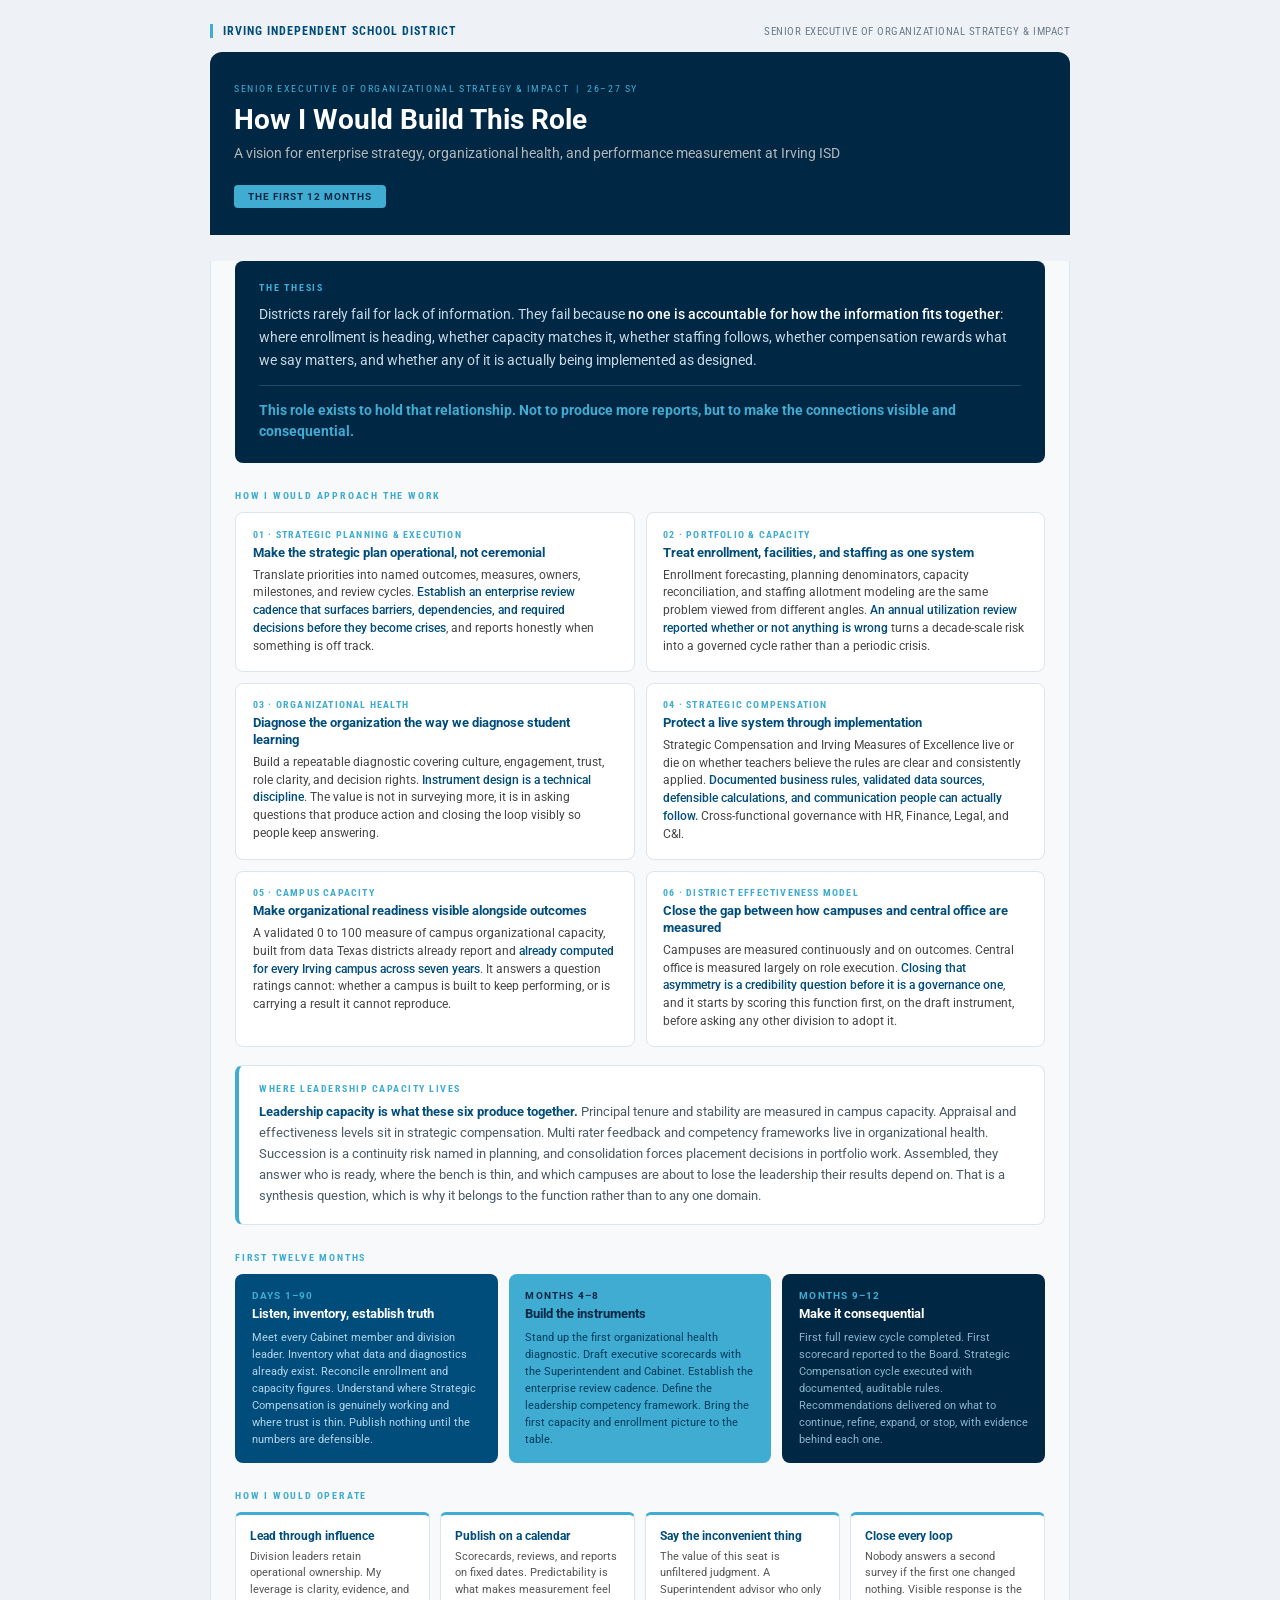
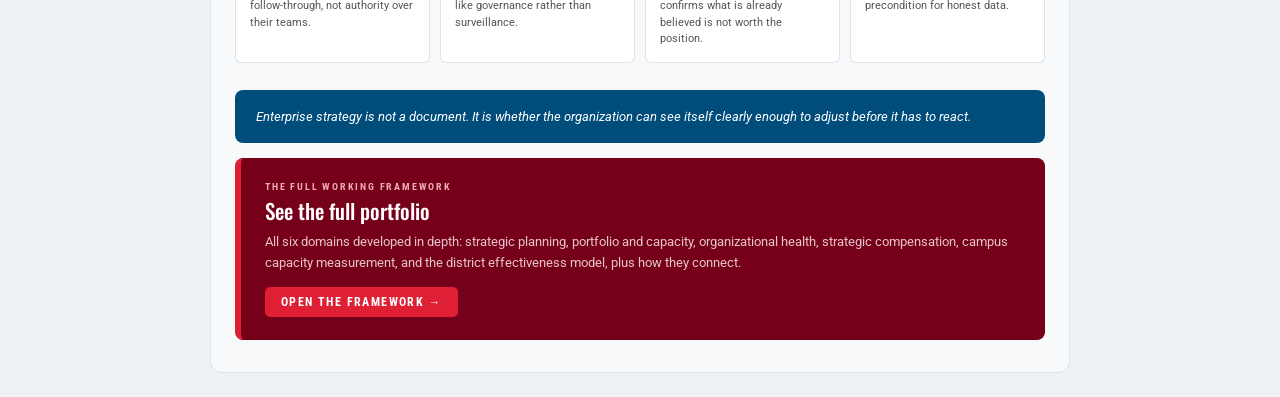
<file: vision.html>
<!DOCTYPE html>
<html lang="en">
<head>
<meta charset="UTF-8">
<meta name="viewport" content="width=device-width, initial-scale=1.0">
<meta name="robots" content="noindex, nofollow, noarchive, nosnippet">
<meta name="referrer" content="no-referrer">
<title>Vision for the Role | Senior Executive of Organizational Strategy &amp; Impact</title>
<link rel="preconnect" href="https://fonts.googleapis.com">
<link href="https://fonts.googleapis.com/css2?family=Roboto:wght@400;500;700&family=Roboto+Condensed:wght@400;700&family=Oswald:wght@400;500;600&display=swap" rel="stylesheet">
<style>
  *, *::before, *::after { box-sizing: border-box; margin: 0; padding: 0; }
  html { -webkit-text-size-adjust: 100%; }
  body { background: #eef2f6; font-family: 'Roboto', sans-serif; padding: 1.5rem; display: flex; justify-content: center; }
  .page { max-width: 860px; width: 100%; }

  .topbar { display: flex; align-items: center; justify-content: space-between; margin-bottom: 0.9rem; gap: 1rem; }
  .topbar-left { font-family: 'Roboto Condensed', sans-serif; font-size: 12px; font-weight: 700; color: #004d7c; letter-spacing: 1px; text-transform: uppercase; border-left: 3px solid #40acd2; padding-left: 10px; }
  .topbar-right { font-family: 'Roboto Condensed', sans-serif; font-size: 11px; color: #6b7c88; letter-spacing: 0.5px; text-transform: uppercase; }

  .hero { background: #002845; padding: 1.9rem 1.5rem 1.7rem; border-radius: 12px 12px 0 0; }
  .hero-label { font-family: 'Roboto Condensed', sans-serif; font-size: 10px; letter-spacing: 1.6px; color: #40acd2; text-transform: uppercase; margin-bottom: 9px; }
  .hero-title { font-size: clamp(21px, 4vw, 28px); font-weight: 700; color: #ffffff; line-height: 1.2; margin: 0 0 7px; }
  .hero-sub { font-size: 13.5px; color: #b3b5b8; margin: 0 0 1.3rem; line-height: 1.55; }
  .hero-tag { display: inline-block; background: #40acd2; color: #002845; font-weight: 700; font-size: 10px; letter-spacing: 1px; text-transform: uppercase; padding: 6px 14px; border-radius: 4px; }

  .body { background: #f7f9fb; border: 1px solid #dce4ec; border-top: none; border-radius: 0 0 12px 12px; padding: 0 1.5rem 2rem; }
  .sec-label { font-family: 'Roboto Condensed', sans-serif; font-size: 10px; letter-spacing: 1.8px; text-transform: uppercase; color: #40acd2; margin: 1.7rem 0 0.7rem; font-weight: 700; }

  .thesis { background: #002845; border-radius: 8px; padding: 1.35rem 1.5rem; margin-top: 1.6rem; }
  .thesis-eyebrow { font-family: 'Roboto Condensed', sans-serif; font-size: 10px; letter-spacing: 1.8px; text-transform: uppercase; color: #40acd2; margin-bottom: 10px; font-weight: 700; }
  .thesis-text { font-size: 13.5px; color: #c8d8e4; line-height: 1.68; }
  .thesis-text strong { color: #ffffff; font-weight: 500; }
  .thesis-punch { font-size: 13.5px; color: #40acd2; font-weight: 700; line-height: 1.55; margin-top: 0.85rem; padding-top: 0.85rem; border-top: 1px solid #1b4a6b; }

  .how-grid { display: grid; grid-template-columns: 1fr 1fr; gap: 11px; }
  .how-card { background: #ffffff; border: 1px solid #dce4ec; border-radius: 8px; padding: 0.95rem 1.05rem; }
  .how-card.flag { border: 2px solid #f3c63c; background: #fffdf7; }
  .how-num { font-family: 'Roboto Condensed', sans-serif; font-size: 10px; font-weight: 700; letter-spacing: 1.2px; color: #40acd2; text-transform: uppercase; margin-bottom: 5px; }
  .how-card.flag .how-num { color: #b8860b; }
  .how-title { font-size: 12.5px; font-weight: 700; color: #004d7c; margin: 0 0 5px; line-height: 1.35; }
  .how-body { font-size: 11.5px; color: #444; line-height: 1.55; margin: 0; }
  .how-body em { color: #004d7c; font-style: normal; font-weight: 500; }

  .synth { margin-top: 1.1rem; background: #ffffff; border: 1px solid #dce4ec; border-left: 4px solid #40acd2; border-radius: 8px; padding: 1.1rem 1.25rem; }
  .synth-k { font-family: 'Roboto Condensed', sans-serif; font-size: 10px; font-weight: 700; letter-spacing: 1.5px; text-transform: uppercase; color: #40acd2; margin-bottom: .45rem; }
  .synth p { font-size: 12.5px; color: #4a5b66; line-height: 1.68; margin: 0; }
  .synth strong { color: #004d7c; }
  .phase-grid { display: grid; grid-template-columns: repeat(3, 1fr); gap: 11px; }
  .phase { border-radius: 8px; padding: 0.95rem 1.05rem; }
  .phase.p1 { background: #004d7c; }
  .phase.p2 { background: #40acd2; }
  .phase.p3 { background: #002845; }
  .phase-tag { font-size: 9.5px; font-weight: 700; letter-spacing: 1.2px; text-transform: uppercase; margin-bottom: 5px; }
  .p1 .phase-tag { color: #40acd2; } .p2 .phase-tag { color: #002845; } .p3 .phase-tag { color: #40acd2; }
  .phase-title { font-size: 12.5px; font-weight: 700; margin-bottom: 6px; line-height: 1.35; }
  .p1 .phase-title { color: #ffffff; } .p2 .phase-title { color: #002845; } .p3 .phase-title { color: #ffffff; }
  .phase-body { font-size: 11px; line-height: 1.55; }
  .p1 .phase-body { color: #b3d4ea; } .p2 .phase-body { color: #003d5e; } .p3 .phase-body { color: #8ab4cc; }

  .principles { display: grid; grid-template-columns: repeat(4, 1fr); gap: 10px; }
  .principle { background: #ffffff; border: 1px solid #dce4ec; border-top: 3px solid #40acd2; border-radius: 6px; padding: 0.85rem 0.9rem; }
  .principle-title { font-size: 11.5px; font-weight: 700; color: #004d7c; margin-bottom: 5px; line-height: 1.3; }
  .principle-body { font-size: 11px; color: #555; line-height: 1.5; }

  .footer { margin-top: 1.7rem; background: #004d7c; border-radius: 8px; padding: 1.05rem 1.3rem; display: flex; align-items: center; justify-content: space-between; gap: 1.5rem; }
  .footer-text { font-size: 12.5px; color: #ffffff; font-style: italic; flex: 1; line-height: 1.6; }
  .footer-sig { font-size: 12.5px; font-weight: 700; color: #40acd2; white-space: nowrap; }
  .cta { display: block; margin-top: 0.9rem; background: #76001a; border: 1px solid #76001a; border-left: 6px solid #de1f34; border-radius: 8px; padding: 1.4rem 1.5rem; text-decoration: none; transition: box-shadow .2s, transform .2s, background .2s; }
  .cta:hover { background: #8a0620; box-shadow: 0 10px 28px rgba(118,0,26,.28); transform: translateY(-2px); }
  .cta-k { display: block; font-family: 'Roboto Condensed', sans-serif; font-size: 10px; font-weight: 700; letter-spacing: 1.8px; text-transform: uppercase; color: #f0a8b4; margin-bottom: .4rem; }
  .cta-t { display: block; font-family: 'Oswald', sans-serif; font-size: 21px; font-weight: 500; color: #ffffff; margin-bottom: .45rem; line-height: 1.25; }
  .cta-s { display: block; font-size: 12.5px; color: #e8c4cb; line-height: 1.65; margin-bottom: .85rem; }
  .cta-go { display: inline-block; font-family: 'Roboto Condensed', sans-serif; font-size: 11.5px; font-weight: 700; letter-spacing: 1.4px; text-transform: uppercase; color: #ffffff; background: #de1f34; padding: 8px 16px; border-radius: 5px; }

  @media (max-width: 760px) {
    body { padding: 1rem; }
    .hero { padding: 1.5rem 1.25rem; }
    .body { padding: 0 1.25rem 1.5rem; }
    .thesis { padding: 1.2rem 1.15rem; }
    .how-grid { grid-template-columns: 1fr; }
    .phase-grid { grid-template-columns: 1fr; }
    .principles { grid-template-columns: 1fr 1fr; }
    .topbar { flex-direction: column; align-items: flex-start; gap: 0.4rem; }
    .footer { flex-direction: column; align-items: flex-start; gap: 0.7rem; }
    .footer-sig { white-space: normal; }
  }
  @media print { body { background: white; padding: 0; } .page { max-width: 100%; } }
</style>
</head>
<body>
<div class="page">

  <div class="topbar">
    <div class="topbar-left">Irving Independent School District</div>
    <div class="topbar-right">Senior Executive of Organizational Strategy &amp; Impact</div>
  </div>

  <div class="hero">
    <div class="hero-label">Senior Executive of Organizational Strategy &amp; Impact &nbsp;|&nbsp; 26–27 SY</div>
    <div class="hero-title">How I Would Build This Role</div>
    <div class="hero-sub">A vision for enterprise strategy, organizational health, and performance measurement at Irving ISD</div>
    <span class="hero-tag">The first 12 months</span>
  </div>

  <div class="body">

    <div class="thesis">
      <div class="thesis-eyebrow">The thesis</div>
      <div class="thesis-text">
        Districts rarely fail for lack of information. They fail because <strong>no one is accountable for how the information fits together</strong>: where enrollment is heading, whether capacity matches it, whether staffing follows, whether compensation rewards what we say matters, and whether any of it is actually being implemented as designed.
      </div>
      <div class="thesis-punch">
        This role exists to hold that relationship. Not to produce more reports, but to make the connections visible and consequential.
      </div>
    </div>

    <div class="sec-label">How I would approach the work</div>
    <div class="how-grid">

      <div class="how-card">
        <div class="how-num">01 · Strategic Planning &amp; Execution</div>
        <div class="how-title">Make the strategic plan operational, not ceremonial</div>
        <div class="how-body">Translate priorities into named outcomes, measures, owners, milestones, and review cycles. <em>Establish an enterprise review cadence that surfaces barriers, dependencies, and required decisions before they become crises</em>, and reports honestly when something is off track.</div>
      </div>

      <div class="how-card">
        <div class="how-num">02 · Portfolio &amp; Capacity</div>
        <div class="how-title">Treat enrollment, facilities, and staffing as one system</div>
        <div class="how-body">Enrollment forecasting, planning denominators, capacity reconciliation, and staffing allotment modeling are the same problem viewed from different angles. <em>An annual utilization review reported whether or not anything is wrong</em> turns a decade-scale risk into a governed cycle rather than a periodic crisis.</div>
      </div>

      <div class="how-card">
        <div class="how-num">03 · Organizational Health</div>
        <div class="how-title">Diagnose the organization the way we diagnose student learning</div>
        <div class="how-body">Build a repeatable diagnostic covering culture, engagement, trust, role clarity, and decision rights. <em>Instrument design is a technical discipline</em>. The value is not in surveying more, it is in asking questions that produce action and closing the loop visibly so people keep answering.</div>
      </div>

      <div class="how-card">
        <div class="how-num">04 · Strategic Compensation</div>
        <div class="how-title">Protect a live system through implementation</div>
        <div class="how-body">Strategic Compensation and Irving Measures of Excellence live or die on whether teachers believe the rules are clear and consistently applied. <em>Documented business rules, validated data sources, defensible calculations, and communication people can actually follow.</em> Cross-functional governance with HR, Finance, Legal, and C&I.</div>
      </div>

      <div class="how-card">
        <div class="how-num">05 · Campus Capacity</div>
        <div class="how-title">Make organizational readiness visible alongside outcomes</div>
        <div class="how-body">A validated 0 to 100 measure of campus organizational capacity, built from data Texas districts already report and <em>already computed for every Irving campus across seven years</em>. It answers a question ratings cannot: whether a campus is built to keep performing, or is carrying a result it cannot reproduce.</div>

    </div>

      <div class="how-card">
        <div class="how-num">06 · District Effectiveness Model</div>
        <div class="how-title">Close the gap between how campuses and central office are measured</div>
        <div class="how-body">Campuses are measured continuously and on outcomes. Central office is measured largely on role execution. <em>Closing that asymmetry is a credibility question before it is a governance one</em>, and it starts by scoring this function first, on the draft instrument, before asking any other division to adopt it.</div>
      </div>

    </div>

    <div class="synth">
      <div class="synth-k">Where leadership capacity lives</div>
      <p><strong>Leadership capacity is what these six produce together.</strong> Principal tenure and stability are measured in campus capacity. Appraisal and effectiveness levels sit in strategic compensation. Multi rater feedback and competency frameworks live in organizational health. Succession is a continuity risk named in planning, and consolidation forces placement decisions in portfolio work. Assembled, they answer who is ready, where the bench is thin, and which campuses are about to lose the leadership their results depend on. That is a synthesis question, which is why it belongs to the function rather than to any one domain.</p>
    </div>

    <div class="sec-label">First twelve months</div>
    <div class="phase-grid">
      <div class="phase p1">
        <div class="phase-tag">Days 1–90</div>
        <div class="phase-title">Listen, inventory, establish truth</div>
        <div class="phase-body">Meet every Cabinet member and division leader. Inventory what data and diagnostics already exist. Reconcile enrollment and capacity figures. Understand where Strategic Compensation is genuinely working and where trust is thin. Publish nothing until the numbers are defensible.</div>
      </div>
      <div class="phase p2">
        <div class="phase-tag">Months 4–8</div>
        <div class="phase-title">Build the instruments</div>
        <div class="phase-body">Stand up the first organizational health diagnostic. Draft executive scorecards with the Superintendent and Cabinet. Establish the enterprise review cadence. Define the leadership competency framework. Bring the first capacity and enrollment picture to the table.</div>
      </div>
      <div class="phase p3">
        <div class="phase-tag">Months 9–12</div>
        <div class="phase-title">Make it consequential</div>
        <div class="phase-body">First full review cycle completed. First scorecard reported to the Board. Strategic Compensation cycle executed with documented, auditable rules. Recommendations delivered on what to continue, refine, expand, or stop, with evidence behind each one.</div>
      </div>
    </div>

    <div class="sec-label">How I would operate</div>
    <div class="principles">
      <div class="principle">
        <div class="principle-title">Lead through influence</div>
        <div class="principle-body">Division leaders retain operational ownership. My leverage is clarity, evidence, and follow-through, not authority over their teams.</div>
      </div>
      <div class="principle">
        <div class="principle-title">Publish on a calendar</div>
        <div class="principle-body">Scorecards, reviews, and reports on fixed dates. Predictability is what makes measurement feel like governance rather than surveillance.</div>
      </div>
      <div class="principle">
        <div class="principle-title">Say the inconvenient thing</div>
        <div class="principle-body">The value of this seat is unfiltered judgment. A Superintendent advisor who only confirms what is already believed is not worth the position.</div>
      </div>
      <div class="principle">
        <div class="principle-title">Close every loop</div>
        <div class="principle-body">Nobody answers a second survey if the first one changed nothing. Visible response is the precondition for honest data.</div>
      </div>
    </div>

    <div class="footer">
      <div class="footer-text">Enterprise strategy is not a document. It is whether the organization can see itself clearly enough to adjust before it has to react.</div>
    </div>

    <a class="cta" href="index.html">
      <span class="cta-k">The full working framework</span>
      <span class="cta-t">See the full portfolio</span>
      <span class="cta-s">All six domains developed in depth: strategic planning, portfolio and capacity, organizational health, strategic compensation, campus capacity measurement, and the district effectiveness model, plus how they connect.</span>
      <span class="cta-go">Open the framework &rarr;</span>
    </a>

  </div>
</div>
</body>
</html>
</file>
<file: assets/css/style.css>
/* ============================================================
   Organizational Strategy & Impact — Irving ISD
   Design system. Irving ISD brand palette.
   ============================================================ */

:root{
  --navy:#004d7c;
  --navy-deep:#002845;
  --blue:#40acd2;
  --gold:#f3c63c;
  --crimson:#76001a;
  --red:#de1f34;
  --gray:#b3b5b8;

  --ink:#1c2b36;
  --ink-soft:#4a5b66;
  --ink-mute:#6b7c88;
  --line:#dce4ec;
  --bg:#eef2f6;
  --panel:#f7f9fb;
  --white:#fff;

  --sans:'Roboto',system-ui,-apple-system,sans-serif;
  --cond:'Roboto Condensed',var(--sans);
  --disp:'Oswald',var(--cond);

  --wrap:860px;
  --r:10px;
  --shadow:0 1px 2px rgba(0,40,69,.05),0 8px 24px rgba(0,40,69,.06);
}

*,*::before,*::after{box-sizing:border-box;margin:0;padding:0}
html{-webkit-text-size-adjust:100%;scroll-behavior:smooth;scroll-padding-top:76px}
body{background:var(--bg);font-family:var(--sans);color:var(--ink);line-height:1.6;-webkit-font-smoothing:antialiased}
a{color:var(--navy);text-decoration:none}
img{max-width:100%;display:block}

.wrap{max-width:var(--wrap);margin:0 auto;padding:0 1.5rem}
.skip{position:absolute;left:-9999px}
.skip:focus{left:1rem;top:1rem;z-index:200;background:var(--navy);color:#fff;padding:.6rem 1rem;border-radius:6px}

/* ---------- NAV ---------- */
.nav{position:sticky;top:0;z-index:100;background:rgba(0,40,69,.97);backdrop-filter:blur(8px);border-bottom:1px solid rgba(64,172,210,.25)}
.nav-in{max-width:var(--wrap);margin:0 auto;padding:.85rem 1.5rem;display:flex;align-items:center;justify-content:space-between;gap:1rem}
.nav-brand{font-family:var(--cond);font-size:12px;font-weight:700;letter-spacing:1.4px;text-transform:uppercase;color:#fff;border-left:3px solid var(--blue);padding-left:10px;line-height:1.3}
.nav-brand span{display:block;color:var(--blue);font-size:10px;letter-spacing:1.2px}
.nav-links{display:flex;gap:1.3rem;list-style:none;flex-wrap:wrap}
.nav-links a{font-family:var(--cond);font-size:11.5px;font-weight:700;letter-spacing:1px;text-transform:uppercase;color:#a8c4d6;transition:color .18s}
.nav-links a:hover,.nav-links a[aria-current="page"]{color:var(--blue)}

/* ---------- HERO ---------- */
.hero{background:linear-gradient(150deg,#002845 0%,#003c63 60%,#004d7c 100%);color:#fff;padding:3.4rem 0 3rem;position:relative;overflow:hidden}
.hero::after{content:"";position:absolute;inset:0;background-image:radial-gradient(rgba(64,172,210,.16) 1px,transparent 1px);background-size:22px 22px;opacity:.5;pointer-events:none}
.hero-in{position:relative;z-index:1}
.eyebrow{font-family:var(--cond);font-size:11px;font-weight:700;letter-spacing:2.2px;text-transform:uppercase;color:var(--blue);margin-bottom:.85rem}
.hero h1{font-family:var(--disp);font-weight:600;font-size:clamp(28px,5.4vw,46px);line-height:1.1;letter-spacing:-.4px;margin-bottom:.9rem;max-width:20ch}
.hero h1 em{font-style:normal;color:var(--blue)}
.hero-sub{font-size:clamp(14.5px,2vw,17px);color:#bcd3e2;max-width:62ch;line-height:1.65}
.hero-meta{margin-top:1.6rem;display:flex;flex-wrap:wrap;gap:.5rem .75rem}
.pill{display:inline-block;font-family:var(--cond);font-size:10.5px;font-weight:700;letter-spacing:1.2px;text-transform:uppercase;padding:5px 12px;border-radius:20px;border:1px solid rgba(64,172,210,.5);color:var(--blue)}
.pill.solid{background:var(--blue);color:var(--navy-deep);border-color:var(--blue)}
.pill.gold{background:var(--gold);color:#4a3704;border-color:var(--gold)}

/* ---------- STAT BAND ---------- */
.band{background:var(--navy-deep);border-top:1px solid rgba(64,172,210,.22);padding:1.6rem 0}
.band-grid{display:grid;grid-template-columns:repeat(auto-fit,minmax(160px,1fr));gap:1.4rem}
.stat{border-left:2px solid var(--blue);padding-left:.85rem}
.stat-n{font-family:var(--disp);font-weight:600;font-size:clamp(22px,3.6vw,30px);color:#fff;line-height:1.05}
.stat-l{font-size:11.5px;color:#8ab4cc;line-height:1.4;margin-top:.3rem}

/* ---------- SECTIONS ---------- */
.sec{padding:3.2rem 0}
.sec.alt{background:var(--panel);border-top:1px solid var(--line);border-bottom:1px solid var(--line)}
.sec-head{margin-bottom:1.8rem;max-width:70ch}
.sec-eyebrow{font-family:var(--cond);font-size:10.5px;font-weight:700;letter-spacing:2px;text-transform:uppercase;color:var(--blue);margin-bottom:.6rem}
.sec h2{font-family:var(--disp);font-weight:600;font-size:clamp(22px,3.4vw,32px);line-height:1.15;color:var(--navy-deep);letter-spacing:-.2px}
.sec h2 em{font-style:normal;color:var(--navy)}
.sec-lede{margin-top:.75rem;font-size:15px;color:var(--ink-soft);line-height:1.7}

/* ---------- DOMAIN CARDS ---------- */
.domains{display:grid;grid-template-columns:repeat(auto-fit,minmax(290px,1fr));gap:1rem}
.domain{background:var(--white);border:1px solid var(--line);border-radius:var(--r);padding:1.4rem 1.4rem 1.25rem;display:flex;flex-direction:column;transition:transform .18s,box-shadow .18s,border-color .18s;position:relative;overflow:hidden}
.domain::before{content:"";position:absolute;top:0;left:0;right:0;height:3px;background:var(--blue)}
.domain:hover{transform:translateY(-3px);box-shadow:var(--shadow);border-color:var(--blue)}
.domain.d1::before{background:var(--navy-deep)}
.domain.d2::before{background:var(--navy)}
.domain.d3::before{background:var(--blue)}
.domain.d4::before{background:var(--gold)}
.domain.d5::before{background:var(--crimson)}
.domain.d6::before{background:var(--gray)}
.domain-n{font-family:var(--cond);font-size:10.5px;font-weight:700;letter-spacing:1.6px;text-transform:uppercase;color:var(--ink-mute);margin-bottom:.5rem}
.domain h3{font-family:var(--disp);font-weight:500;font-size:18px;line-height:1.25;color:var(--navy-deep);margin-bottom:.55rem}
.domain p{font-size:13px;color:var(--ink-soft);line-height:1.62;flex:1}
.domain-go{margin-top:1rem;font-family:var(--cond);font-size:11px;font-weight:700;letter-spacing:1.2px;text-transform:uppercase;color:var(--navy);display:inline-flex;align-items:center;gap:.4rem}
.domain:hover .domain-go{color:var(--blue)}
.domain-soon{margin-top:1rem;font-family:var(--cond);font-size:10.5px;font-weight:700;letter-spacing:1.2px;text-transform:uppercase;color:var(--ink-mute)}

/* ---------- THESIS ---------- */
.thesis{background:var(--navy-deep);border-radius:var(--r);padding:2rem 2.1rem;color:#c8d8e4}
.thesis p{font-size:15.5px;line-height:1.72}
.thesis strong{color:#fff;font-weight:500}
.thesis .punch{margin-top:1.1rem;padding-top:1.1rem;border-top:1px solid #1b4a6b;color:var(--blue);font-weight:700;font-size:15.5px}

/* ---------- PHASES ---------- */
.phases{display:grid;grid-template-columns:repeat(auto-fit,minmax(250px,1fr));gap:1rem}
.phase{border-radius:var(--r);padding:1.35rem 1.4rem;position:relative}
.phase.p1{background:var(--navy)}
.phase.p2{background:var(--blue)}
.phase.p3{background:var(--navy-deep)}
.phase-tag{font-family:var(--cond);font-size:10px;font-weight:700;letter-spacing:1.5px;text-transform:uppercase;margin-bottom:.45rem}
.p1 .phase-tag,.p3 .phase-tag{color:var(--blue)}
.p2 .phase-tag{color:var(--navy-deep)}
.phase h3{font-family:var(--disp);font-weight:500;font-size:17px;margin-bottom:.6rem;line-height:1.25}
.p1 h3,.p3 h3{color:#fff}
.p2 h3{color:var(--navy-deep)}
.phase p{font-size:12.8px;line-height:1.62}
.p1 p{color:#b3d4ea}.p3 p{color:#8ab4cc}.p2 p{color:#013a5c}

/* ---------- PRINCIPLES ---------- */
.principles{display:grid;grid-template-columns:repeat(auto-fit,minmax(215px,1fr));gap:.9rem}
.principle{background:var(--white);border:1px solid var(--line);border-top:3px solid var(--blue);border-radius:8px;padding:1.15rem 1.2rem}
.principle h4{font-size:13.5px;font-weight:700;color:var(--navy);margin-bottom:.45rem;line-height:1.3}
.principle p{font-size:12.5px;color:var(--ink-soft);line-height:1.6}

/* ---------- PROSE (deep dives) ---------- */
.prose{max-width:none}
.prose p{font-size:15.5px;line-height:1.78;color:var(--ink);margin-bottom:1.15rem}
.prose p.lede{font-size:17px;color:var(--ink-soft);line-height:1.72}
.prose h3{font-family:var(--disp);font-weight:600;font-size:21px;color:var(--navy-deep);margin:2.2rem 0 .85rem;line-height:1.25}
.prose h4{font-size:14px;font-weight:700;color:var(--navy);margin:1.6rem 0 .6rem;letter-spacing:.2px}
.prose ul{margin:0 0 1.15rem 1.1rem}
.prose li{font-size:15px;line-height:1.72;margin-bottom:.5rem;padding-left:.25rem}
.prose li::marker{color:var(--blue)}
.prose strong{color:var(--navy-deep);font-weight:700}

.callout{background:var(--white);border-left:4px solid var(--blue);border-radius:0 8px 8px 0;padding:1.15rem 1.35rem;margin:1.6rem 0;box-shadow:var(--shadow)}
.callout .k{font-family:var(--cond);font-size:10px;font-weight:700;letter-spacing:1.6px;text-transform:uppercase;color:var(--blue);margin-bottom:.5rem}
.callout p{font-size:14.5px;line-height:1.68;color:var(--ink);margin:0}
.callout.gold{border-left-color:var(--gold)}
.callout.gold .k{color:#b8860b}

/* ---------- TOC ---------- */
.toc{background:var(--panel);border:1px solid var(--line);border-radius:var(--r);padding:1.2rem 1.35rem;margin-bottom:2rem}
.toc-k{font-family:var(--cond);font-size:10px;font-weight:700;letter-spacing:1.6px;text-transform:uppercase;color:var(--blue);margin-bottom:.7rem}
.toc ol{list-style:none;counter-reset:t;display:grid;grid-template-columns:repeat(auto-fit,minmax(210px,1fr));gap:.4rem .9rem}
.toc li{counter-increment:t;font-size:13px}
.toc li a{color:var(--ink-soft);display:flex;gap:.5rem;padding:.2rem 0;transition:color .15s}
.toc li a::before{content:counter(t,upper-roman);font-family:var(--cond);font-weight:700;color:var(--blue);font-size:11px;min-width:1.6rem;padding-top:.1rem}
.toc li a:hover{color:var(--navy)}

/* ---------- CAPACITY VIZ ---------- */
.viz{background:var(--white);border:1px solid var(--line);border-radius:var(--r);padding:1.5rem;margin:1.8rem 0;box-shadow:var(--shadow)}
.viz-head{display:flex;flex-wrap:wrap;justify-content:space-between;align-items:baseline;gap:.6rem;margin-bottom:1rem}
.viz-title{font-family:var(--cond);font-size:11px;font-weight:700;letter-spacing:1.6px;text-transform:uppercase;color:var(--navy)}
.viz-note{font-size:11.5px;color:var(--ink-mute)}
.dots{display:grid;grid-template-columns:repeat(44,1fr);gap:2px}
.dot{aspect-ratio:1;border-radius:1px;background:var(--navy)}
.dot.empty{background:transparent;box-shadow:inset 0 0 0 1px var(--gray)}
.dot.gold{background:var(--gold)}
.legend{display:flex;flex-wrap:wrap;gap:1.1rem;margin-top:1rem;font-size:11.5px;color:var(--ink-soft)}
.legend span{display:flex;align-items:center;gap:.4rem}
.key{width:10px;height:10px;border-radius:1px;background:var(--navy);flex:none}
.key.empty{background:transparent;box-shadow:inset 0 0 0 1px var(--gray)}
.key.gold{background:var(--gold)}

/* ---------- LEVERS ---------- */
.levers{display:grid;gap:.85rem;margin:1.6rem 0}
.lever{background:var(--white);border:1px solid var(--line);border-radius:8px;padding:1.2rem 1.3rem;border-left:4px solid var(--navy)}
.lever.l2{border-left-color:var(--blue)}
.lever.l3{border-left-color:var(--gold)}
.lever.l4{border-left-color:var(--crimson)}
.lever-top{display:flex;flex-wrap:wrap;align-items:baseline;gap:.7rem;margin-bottom:.5rem}
.lever h4{font-family:var(--disp);font-weight:500;font-size:17px;color:var(--navy-deep);margin:0}
.lever-tag{font-family:var(--cond);font-size:10px;font-weight:700;letter-spacing:1px;text-transform:uppercase;color:var(--ink-mute)}
.lever p{font-size:14px;line-height:1.7;color:var(--ink-soft);margin:0}

/* ---------- STATUS / ROADMAP ---------- */
.track{display:grid;gap:.6rem}
.track-row{background:var(--white);border:1px solid var(--line);border-radius:8px;padding:.9rem 1.1rem;display:grid;grid-template-columns:auto 1fr auto;gap:1rem;align-items:center}
.track-ph{font-family:var(--cond);font-size:10px;font-weight:700;letter-spacing:1.2px;text-transform:uppercase;color:var(--blue);min-width:64px}
.track-t{font-size:13.5px;color:var(--ink);line-height:1.5}
.status{font-family:var(--cond);font-size:9.5px;font-weight:700;letter-spacing:1px;text-transform:uppercase;padding:3px 9px;border-radius:20px;white-space:nowrap}
.status.now{background:var(--gold);color:#4a3704}
.status.next{background:#e3eef5;color:var(--navy)}
.status.later{background:#eef1f3;color:var(--ink-mute)}

/* ---------- FOOTER ---------- */
.foot{background:var(--navy-deep);color:#8ab4cc;padding:2.4rem 0 2rem;margin-top:0}
.foot-in{display:flex;flex-wrap:wrap;gap:1.5rem;justify-content:space-between;align-items:flex-start}
.foot-note{font-size:13px;font-style:italic;color:#c8d8e4;max-width:52ch;line-height:1.7}
.foot-sig{font-family:var(--cond);font-size:12px;font-weight:700;letter-spacing:1.2px;text-transform:uppercase;color:var(--blue)}
.foot-conf{margin-top:1.6rem;padding-top:1.2rem;border-top:1px solid #1b4a6b;font-size:11px;color:#5d8199;letter-spacing:.3px}
.foot-close{max-width:64ch;margin:0 auto;text-align:center;font-size:14px;line-height:1.75}

.backlink{display:inline-flex;align-items:center;gap:.45rem;font-family:var(--cond);font-size:11px;font-weight:700;letter-spacing:1.2px;text-transform:uppercase;color:var(--blue);margin-bottom:1.2rem}

@media(max-width:720px){
  .nav-in{flex-direction:column;align-items:flex-start;gap:.7rem}
  .nav-links{gap:.9rem}
  .sec{padding:2.4rem 0}
  .dots{grid-template-columns:repeat(22,1fr)}
  .track-row{grid-template-columns:1fr;gap:.5rem}
  .thesis{padding:1.5rem 1.35rem}
}
@media print{
  body{background:#fff}
  .nav,.foot-conf{display:none}
  .hero{background:var(--navy-deep)}
}


/* ---------- DOCUMENT PAGES ----------
   Width is global (--wrap). These rules only tune reading type on deep dives. */
.doc-page .prose{max-width:none}
.doc-page .prose p{font-size:15.5px;line-height:1.78}
.doc-page .prose li{font-size:15px;line-height:1.72}
.doc-page .prose p.lede{font-size:17px;line-height:1.7}
.doc-page .hero h1{max-width:none}
.doc-page .hero-sub{max-width:none}

/* dense multi-column components collapse before they get cramped */
@media(max-width:900px){
  .anat-g{grid-template-columns:repeat(3,1fr)}
  .lvl{grid-template-columns:repeat(3,1fr)}
  .comp{grid-template-columns:repeat(2,1fr)}
  .cyc,.tl,.evid,.bands{grid-template-columns:repeat(2,1fr)}
}
@media(max-width:600px){
  .anat-g,.lvl,.comp,.cyc,.tl,.evid,.bands{grid-template-columns:1fr}
  .lane,.ind{grid-template-columns:1fr}
}
</file>
